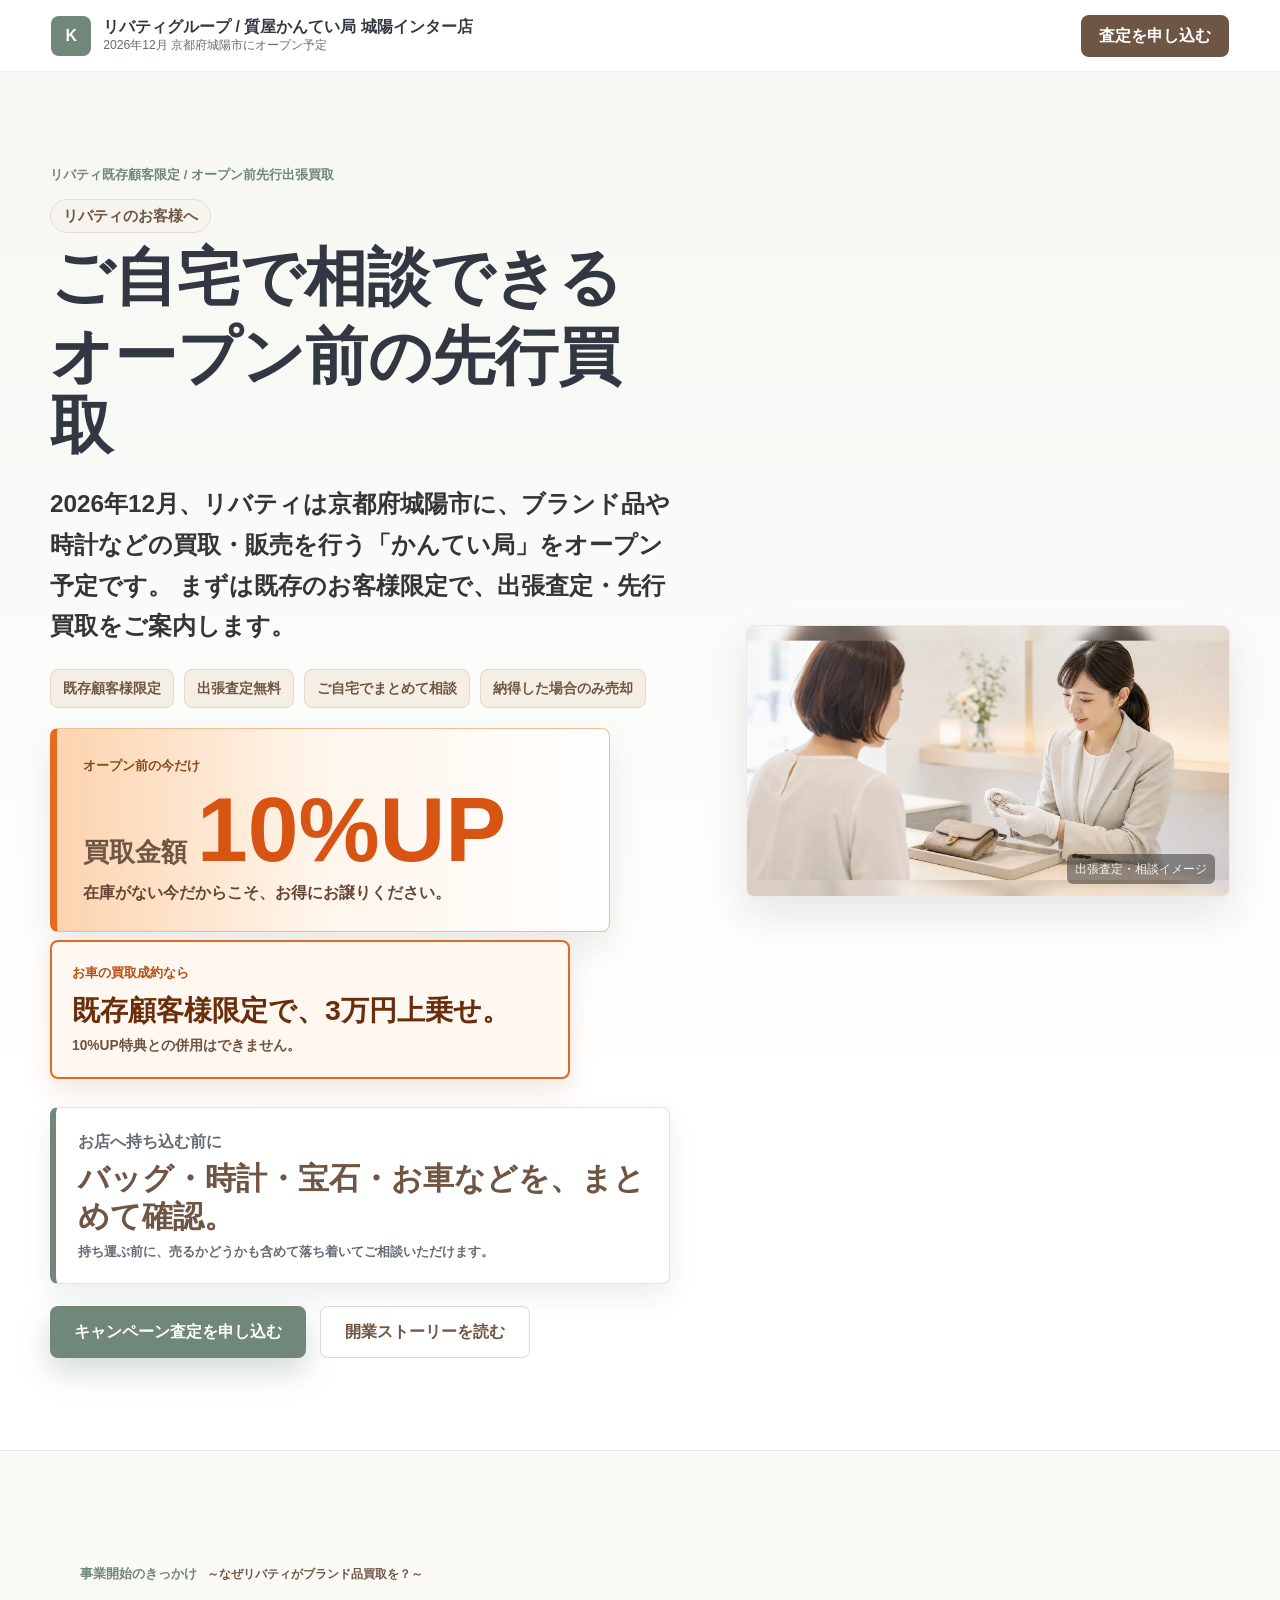
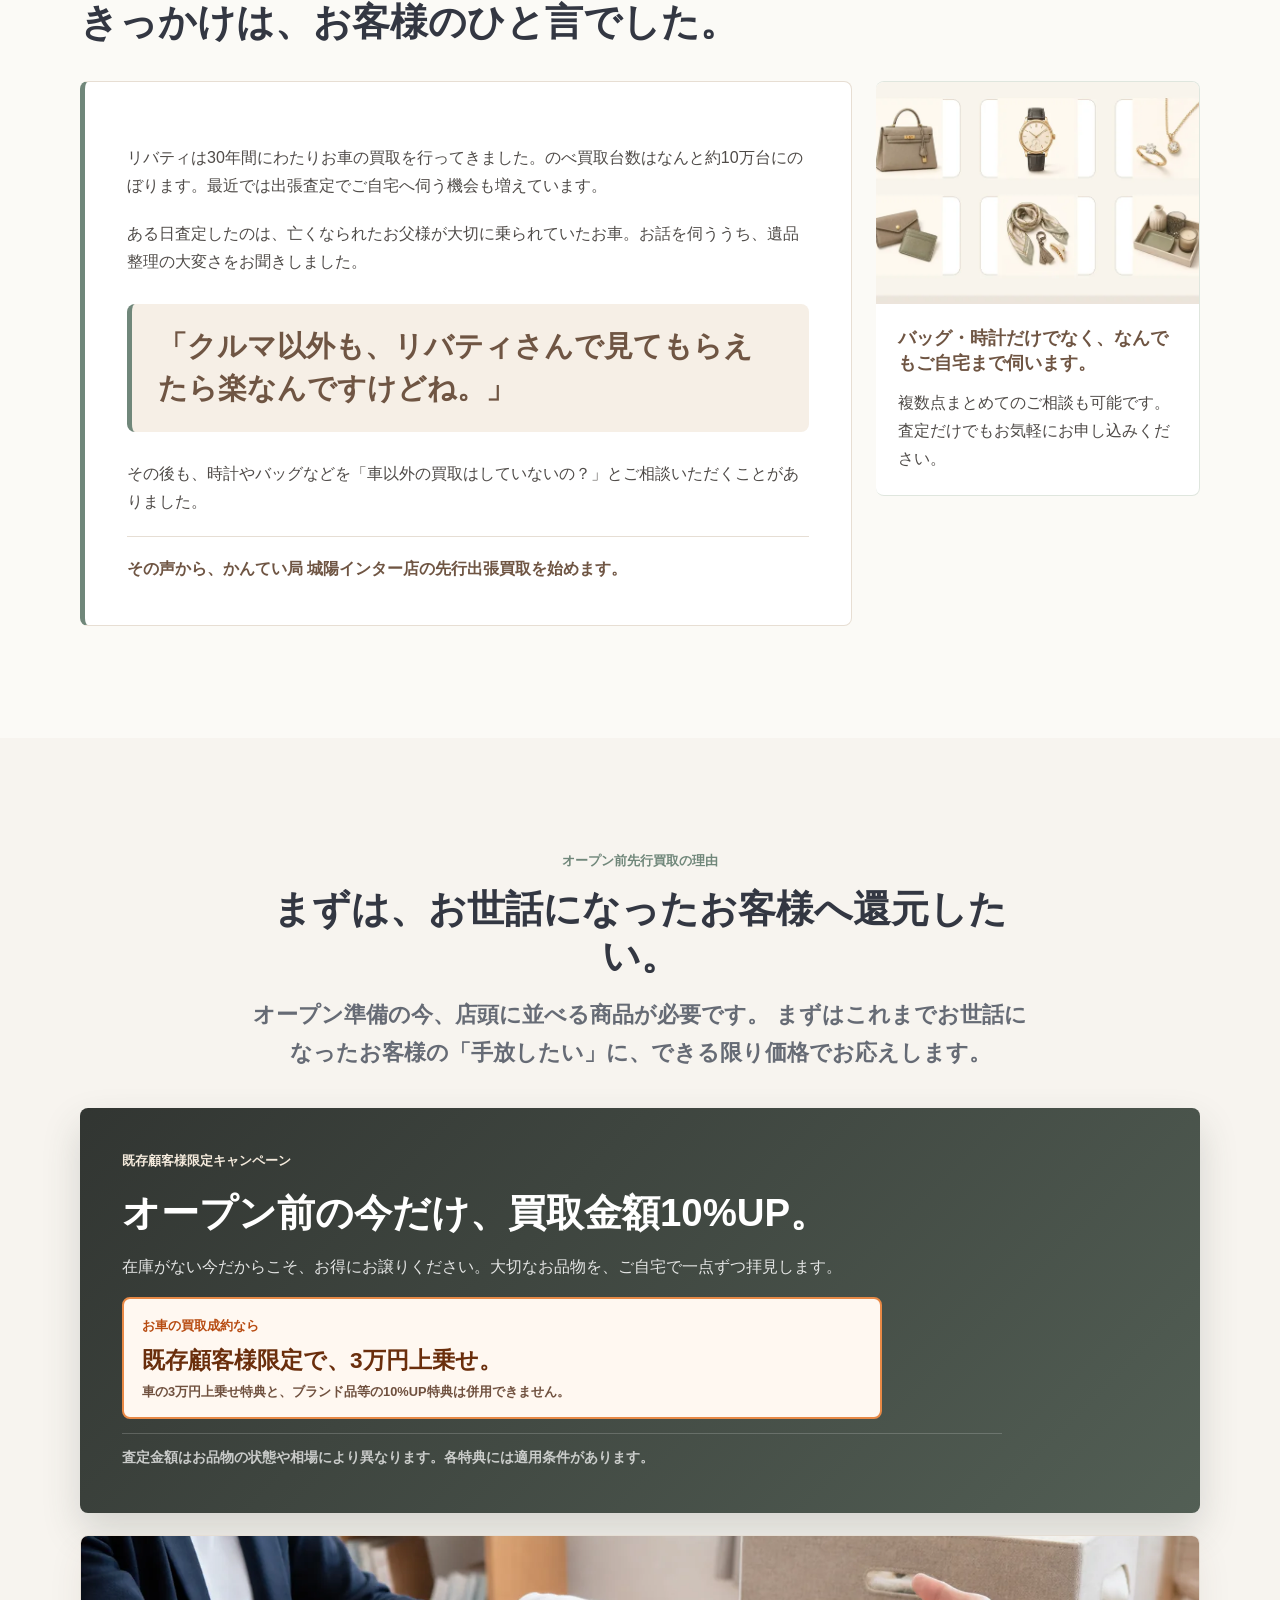
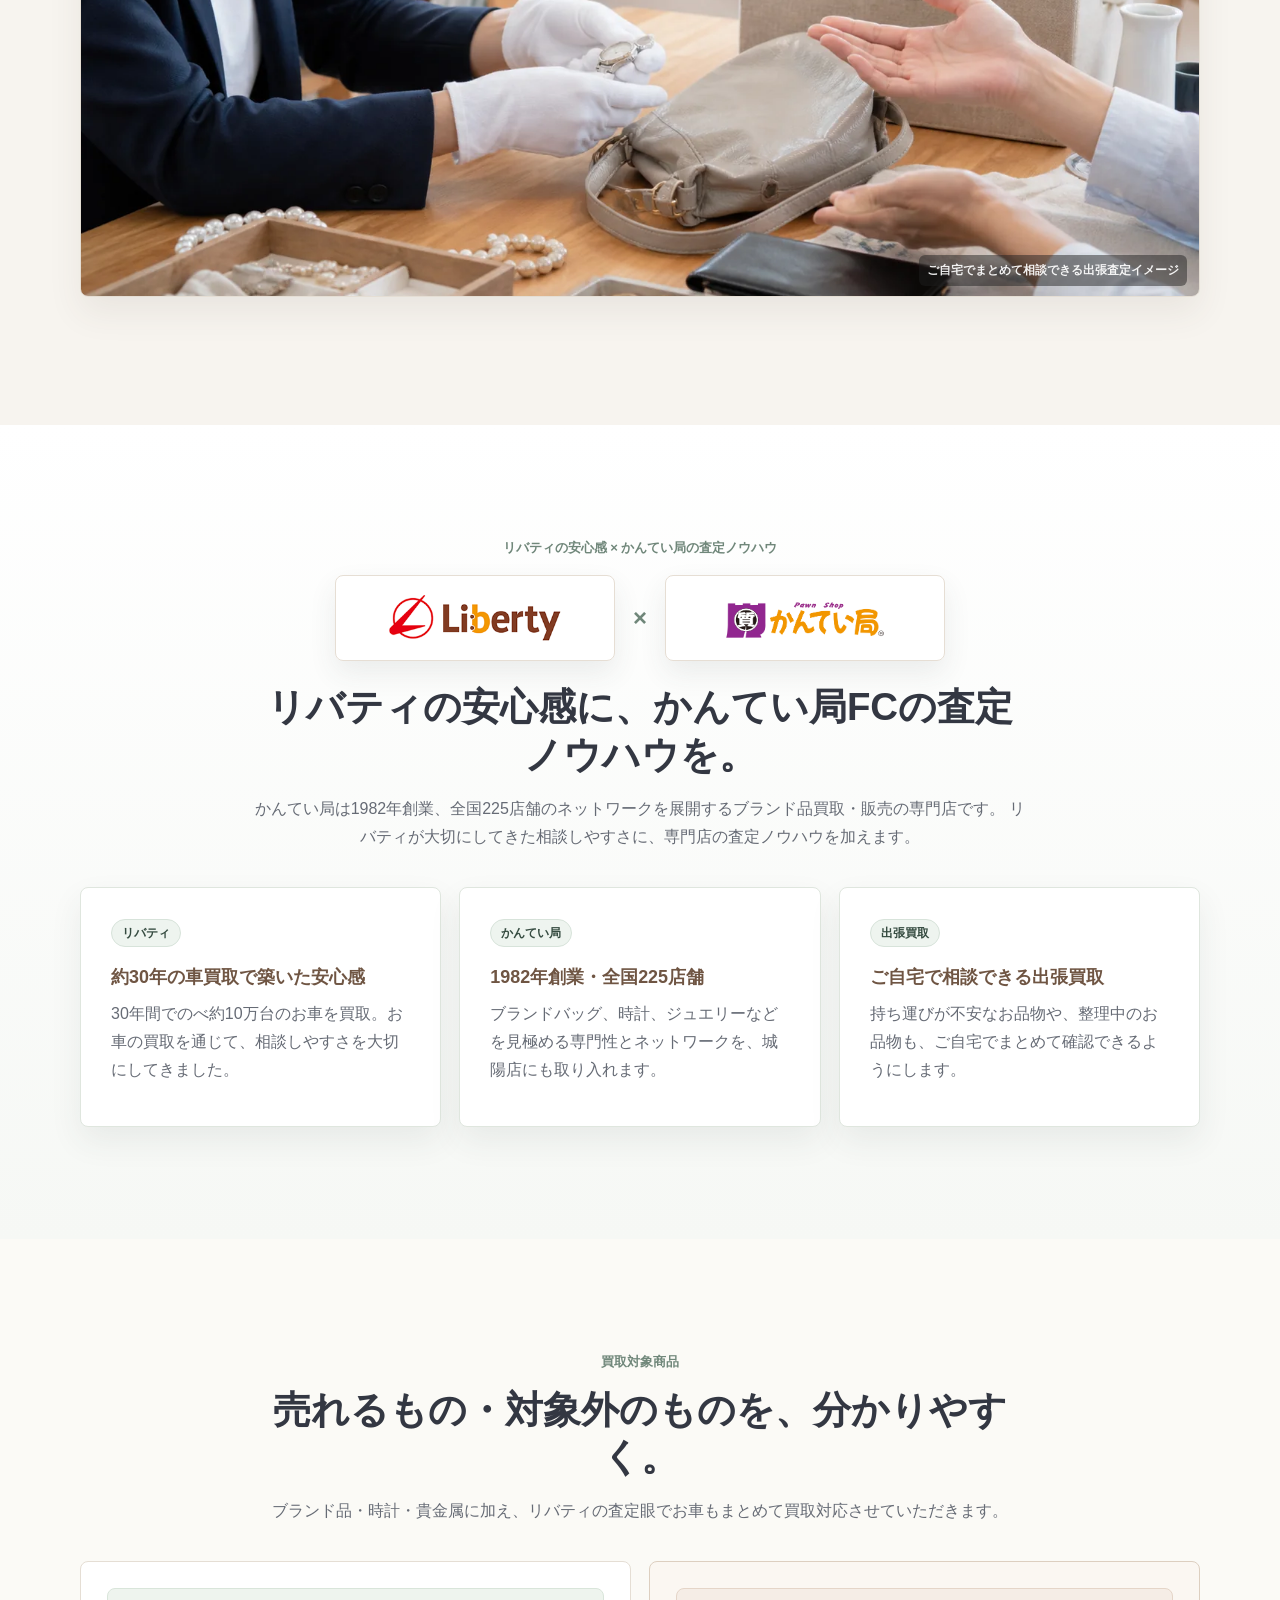
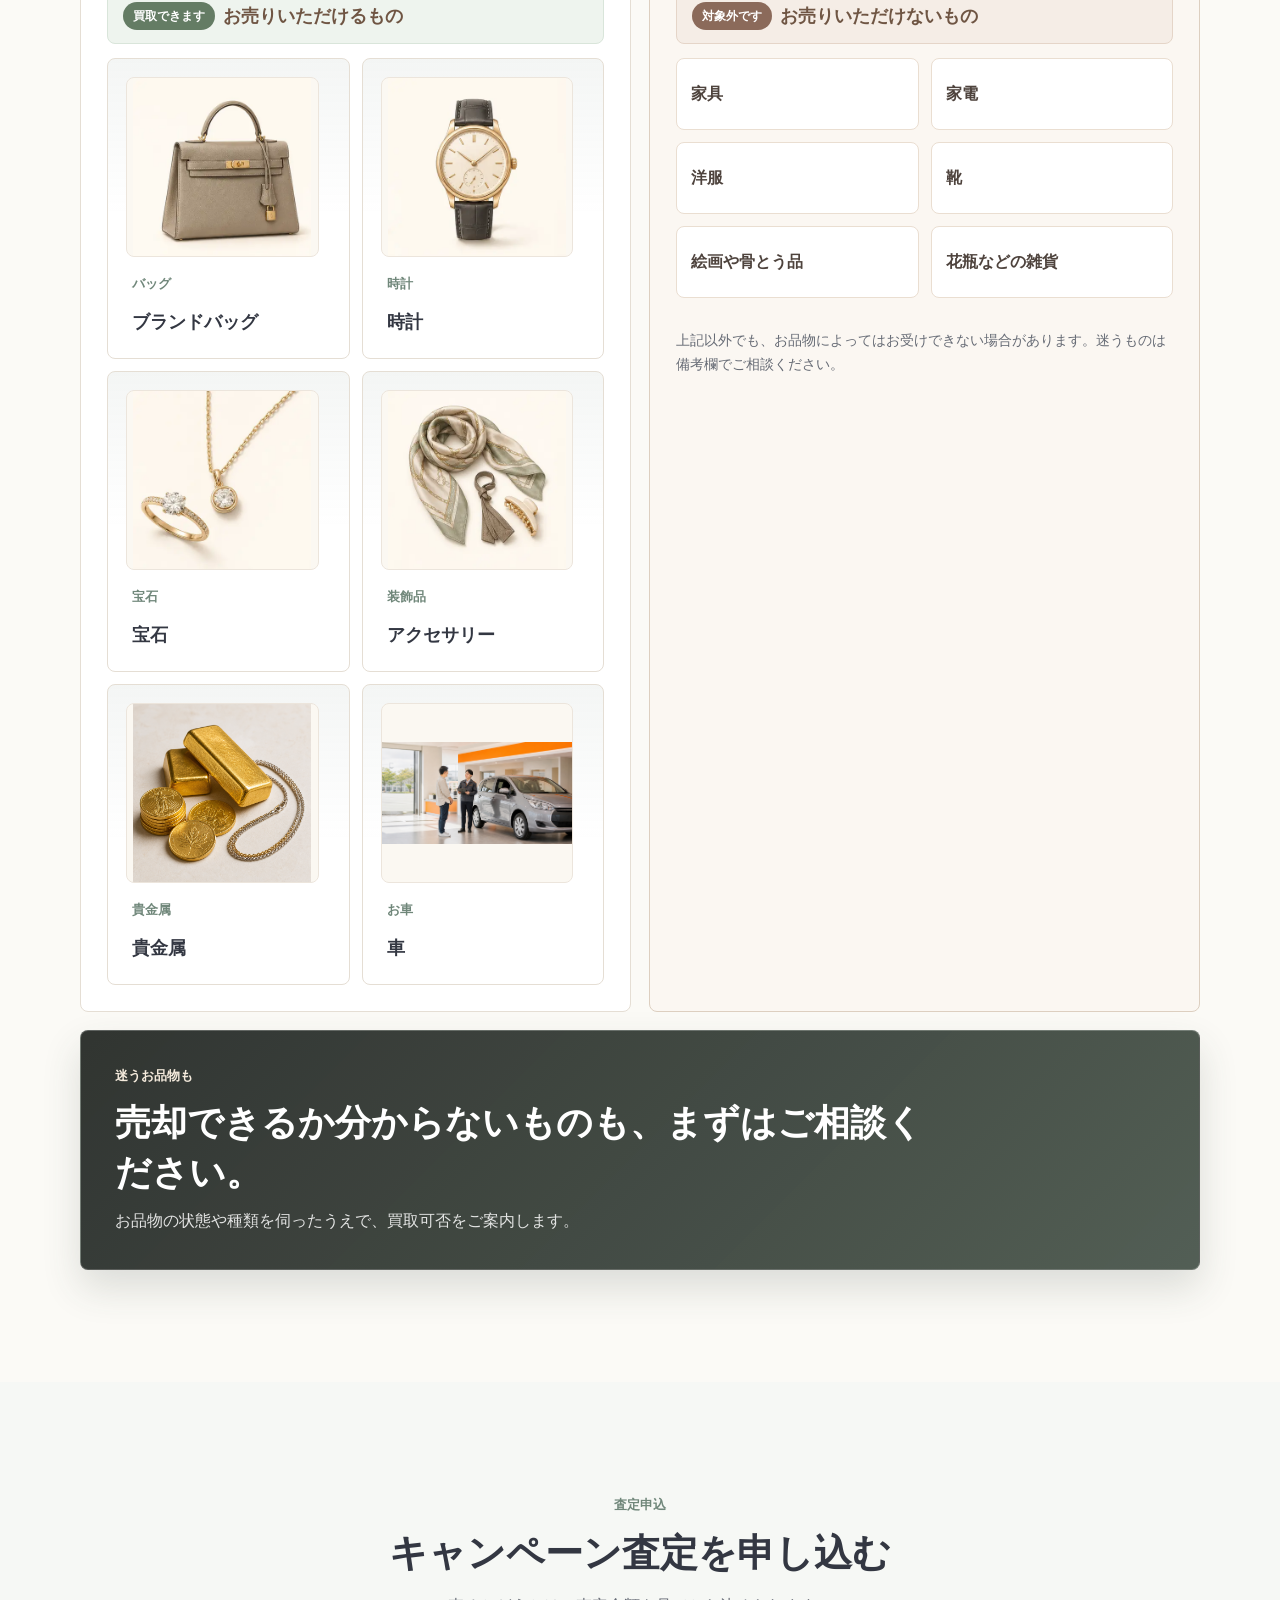
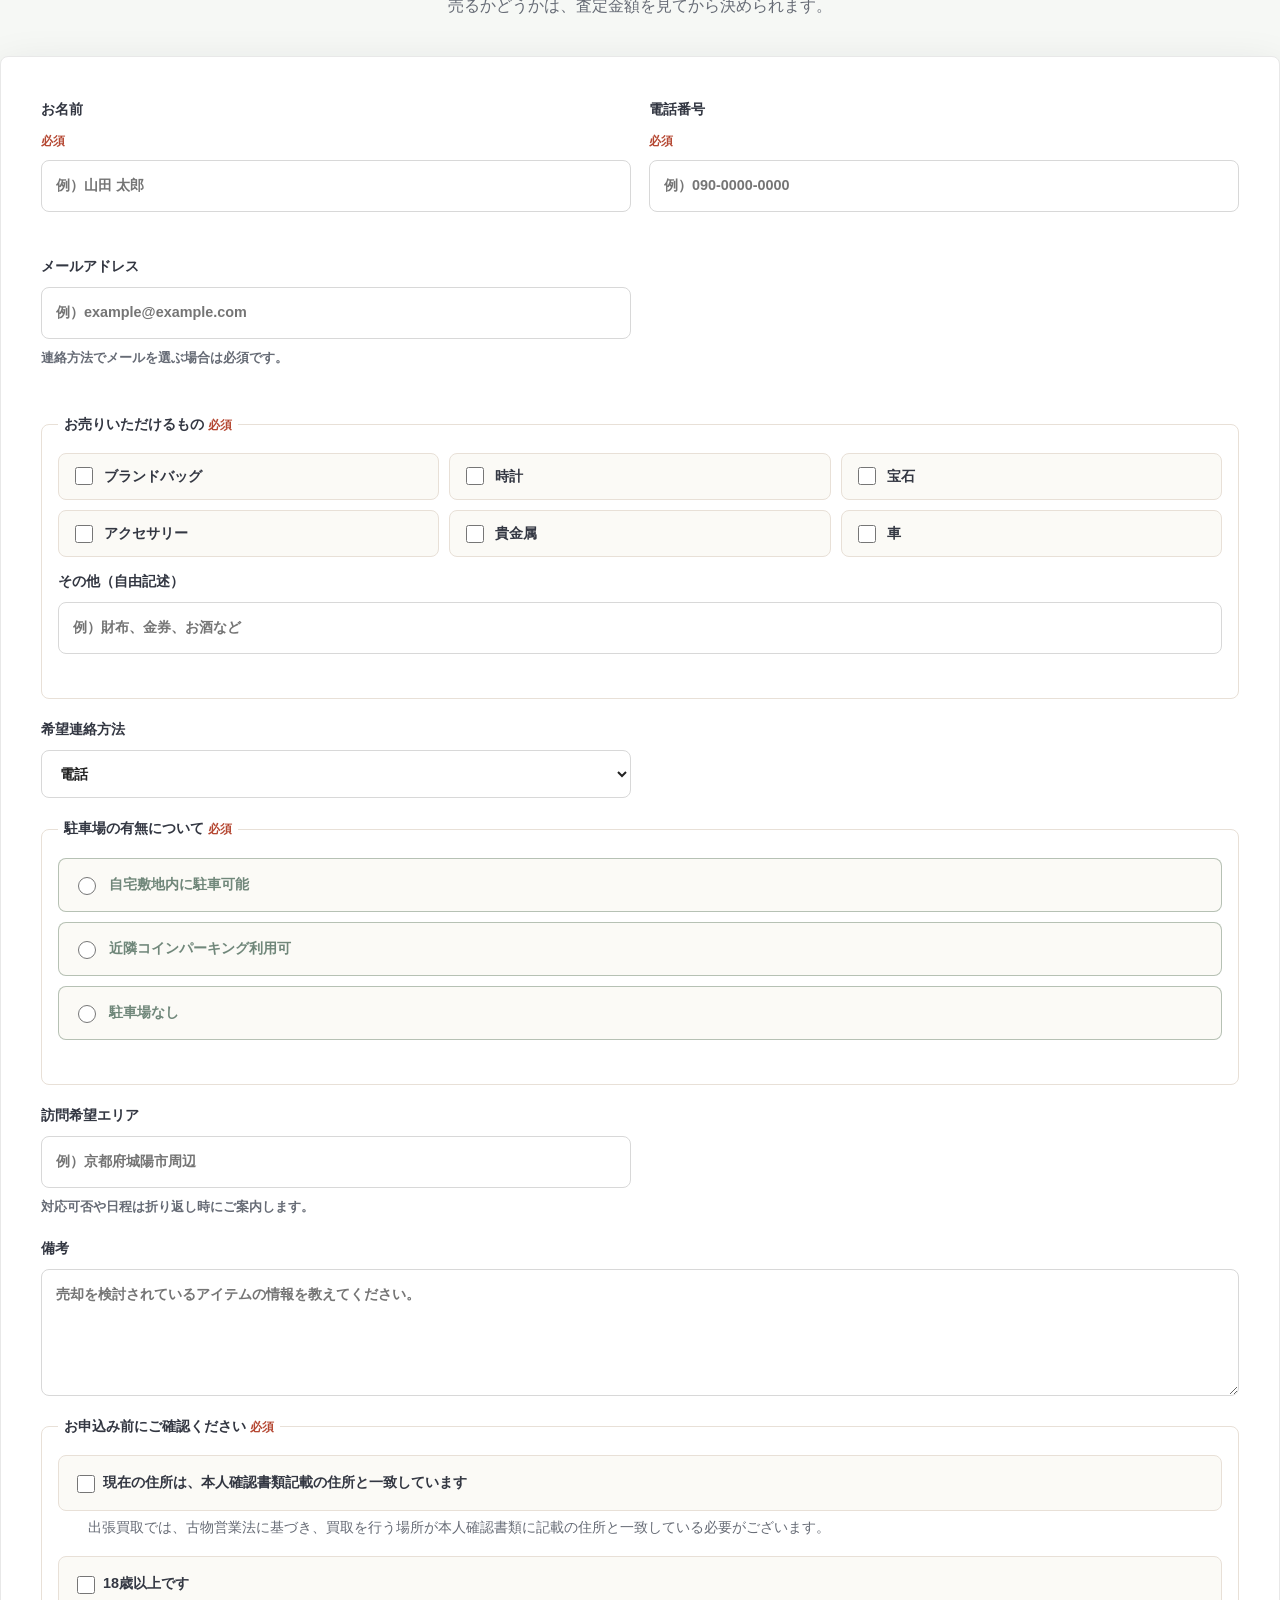
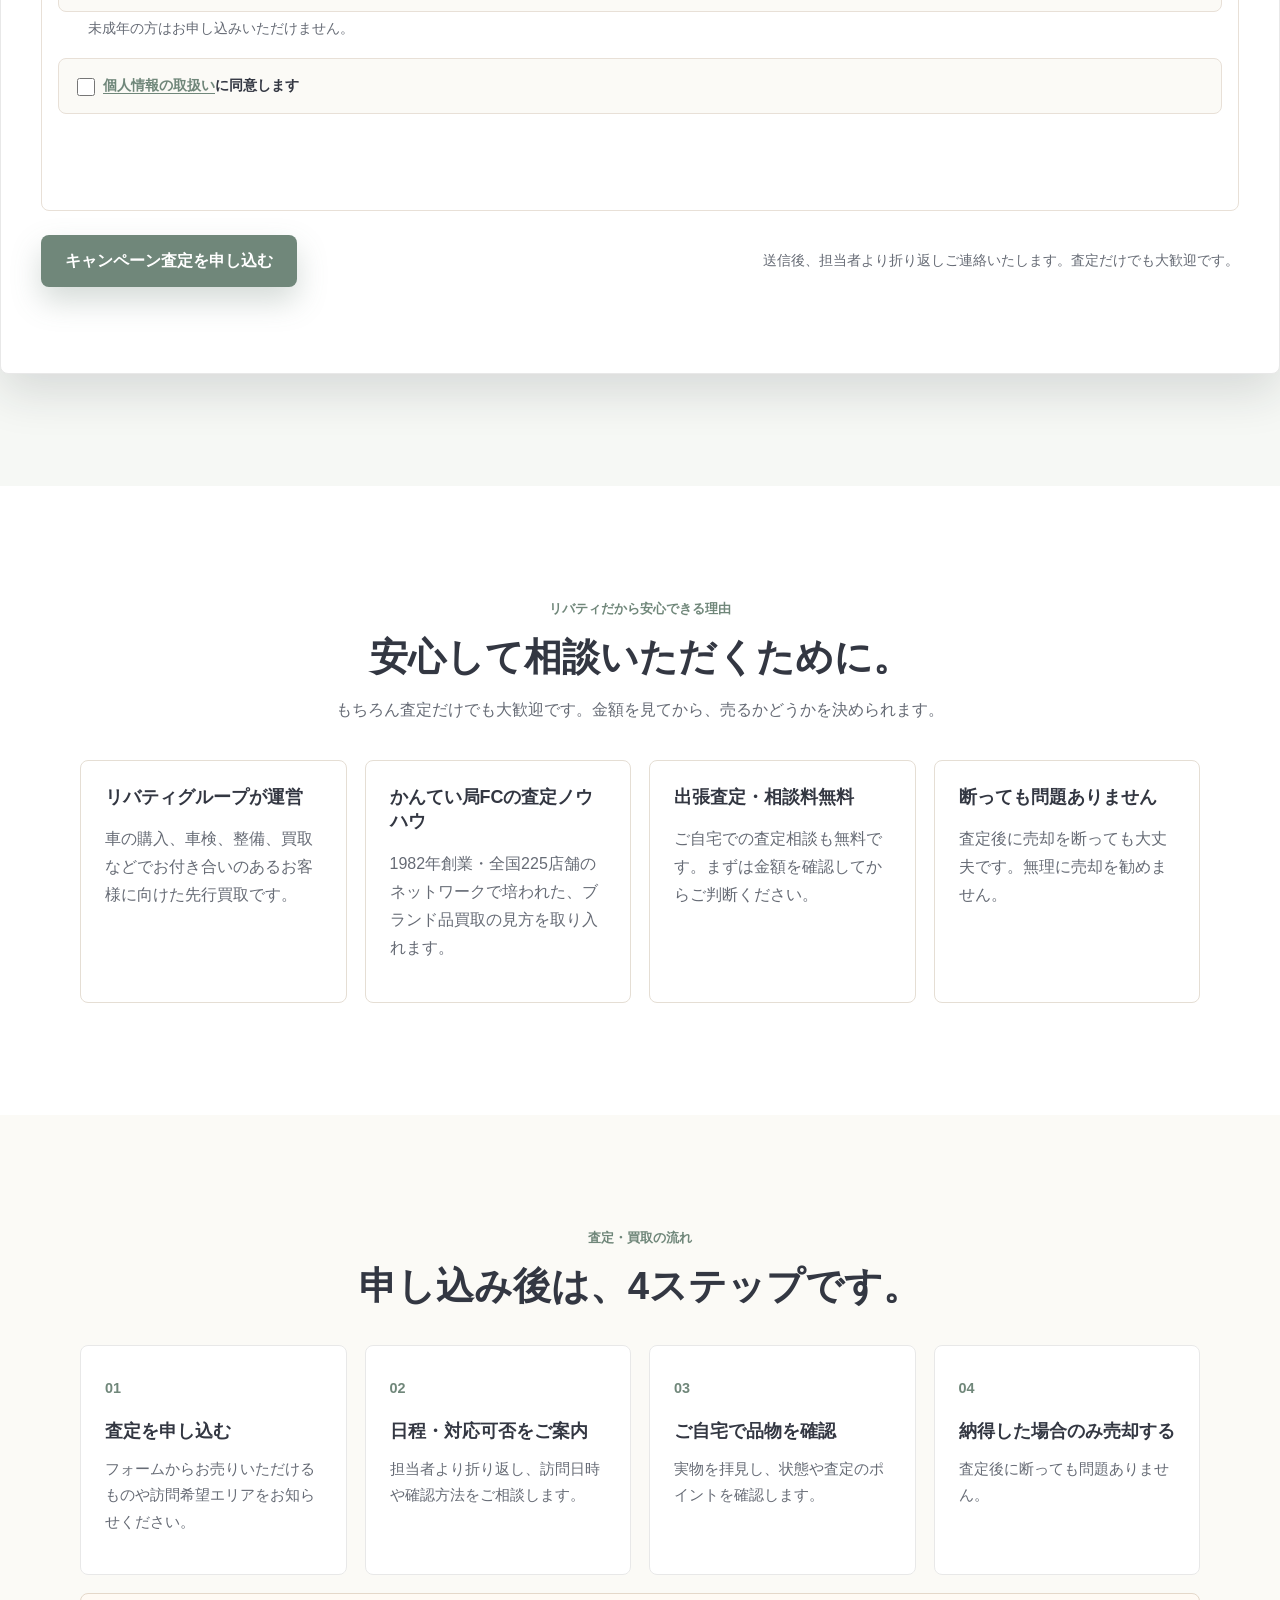
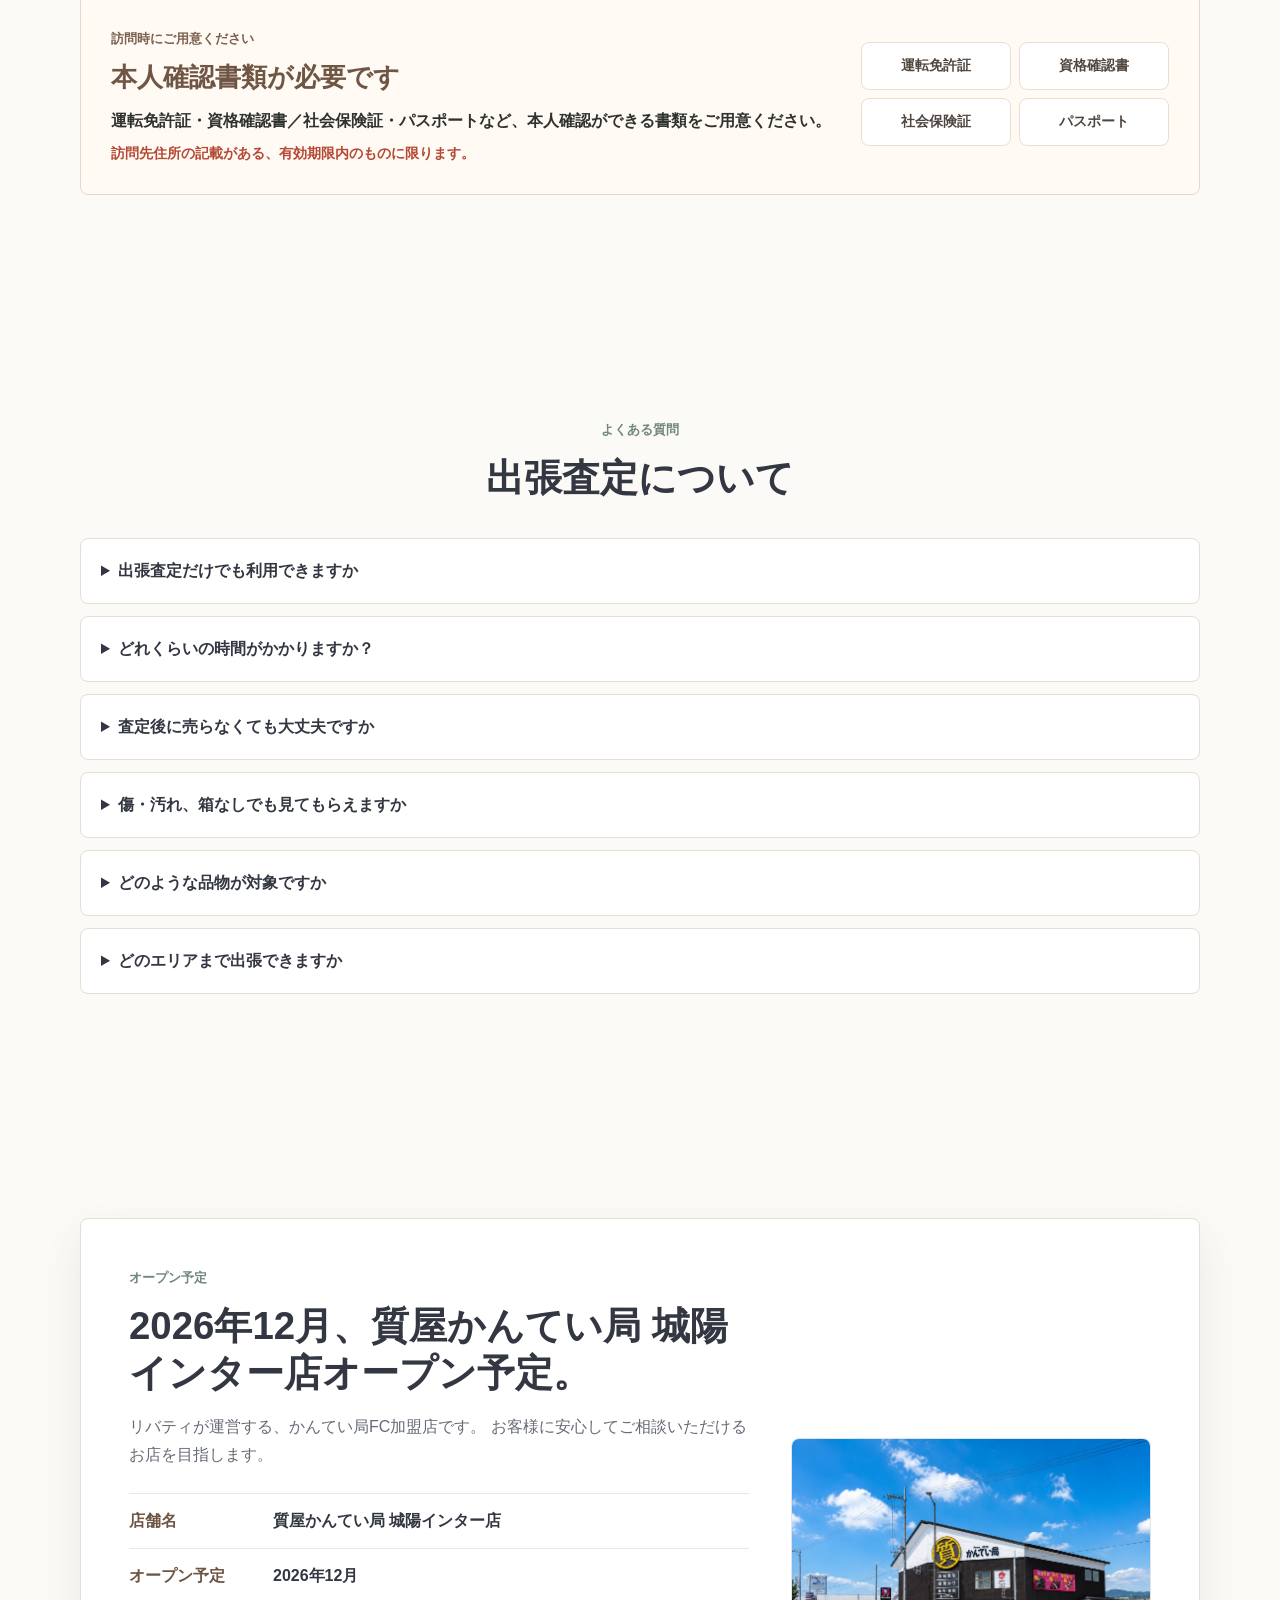
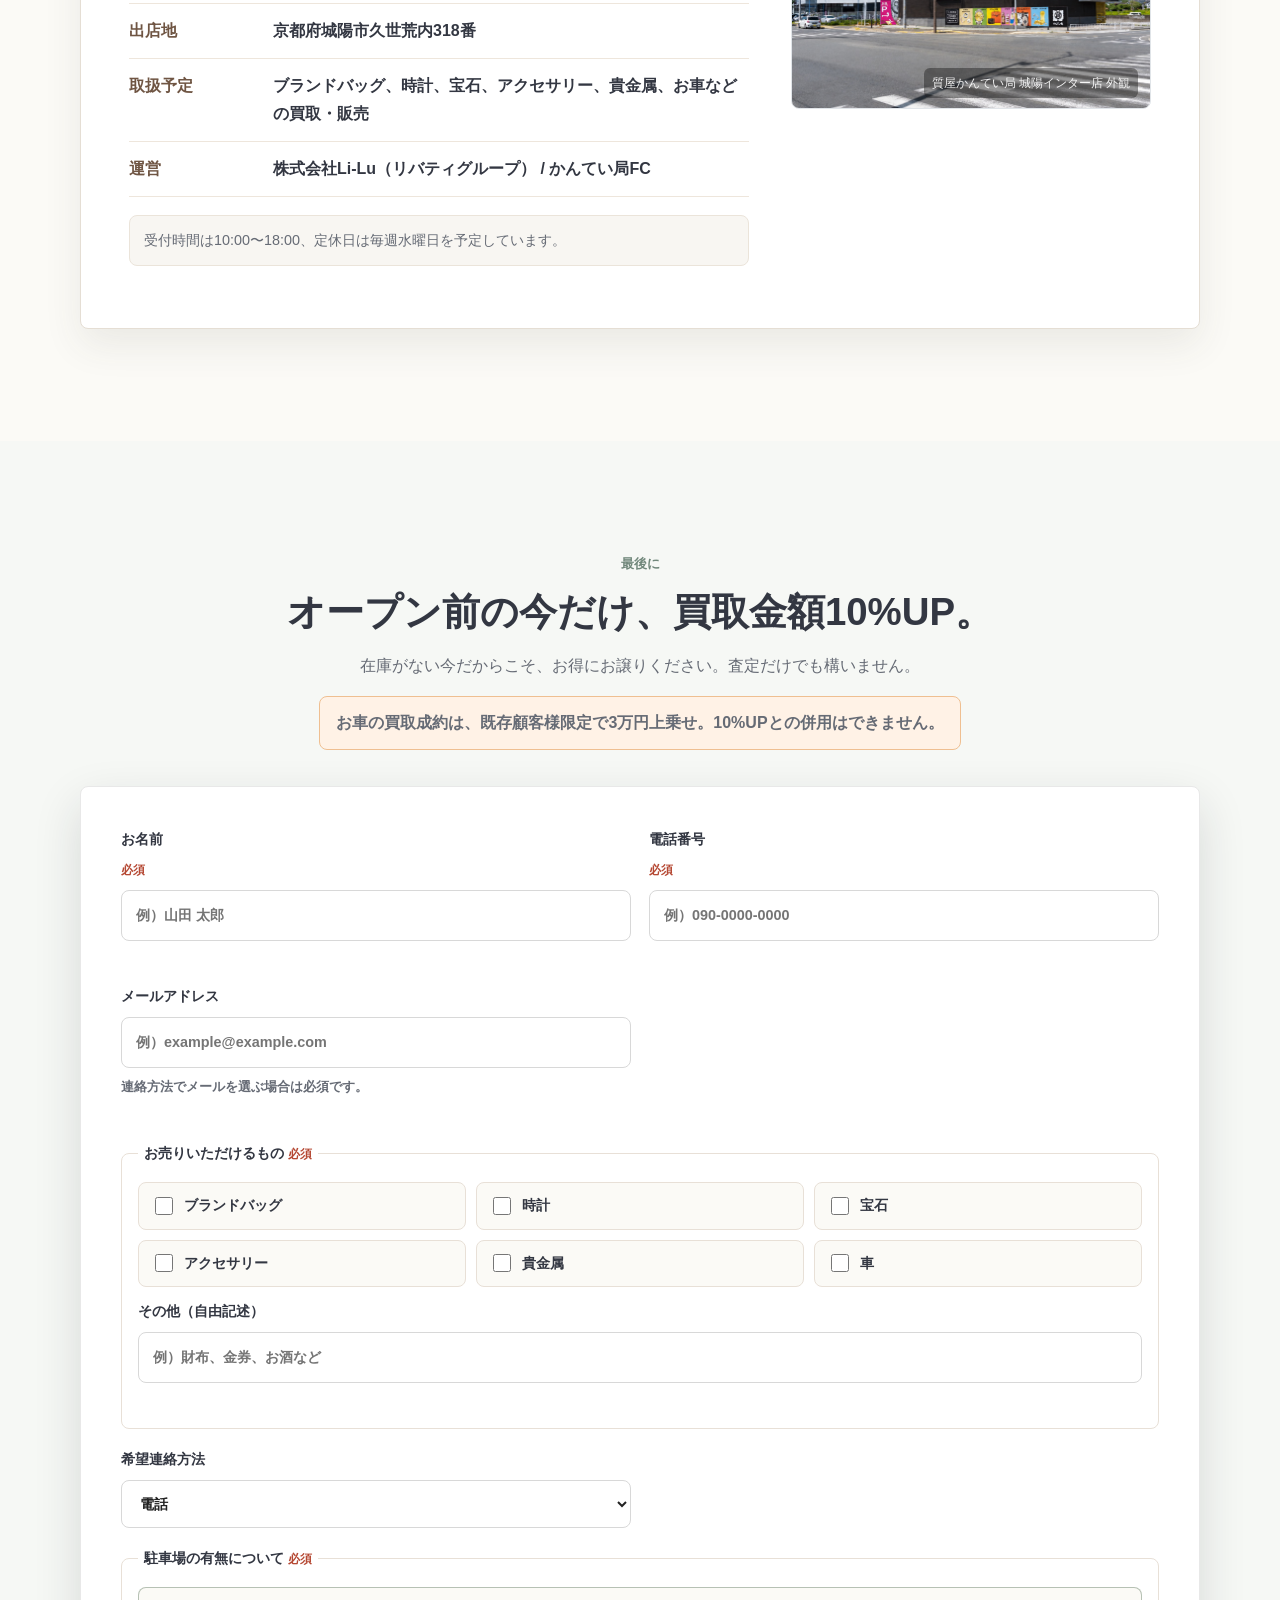
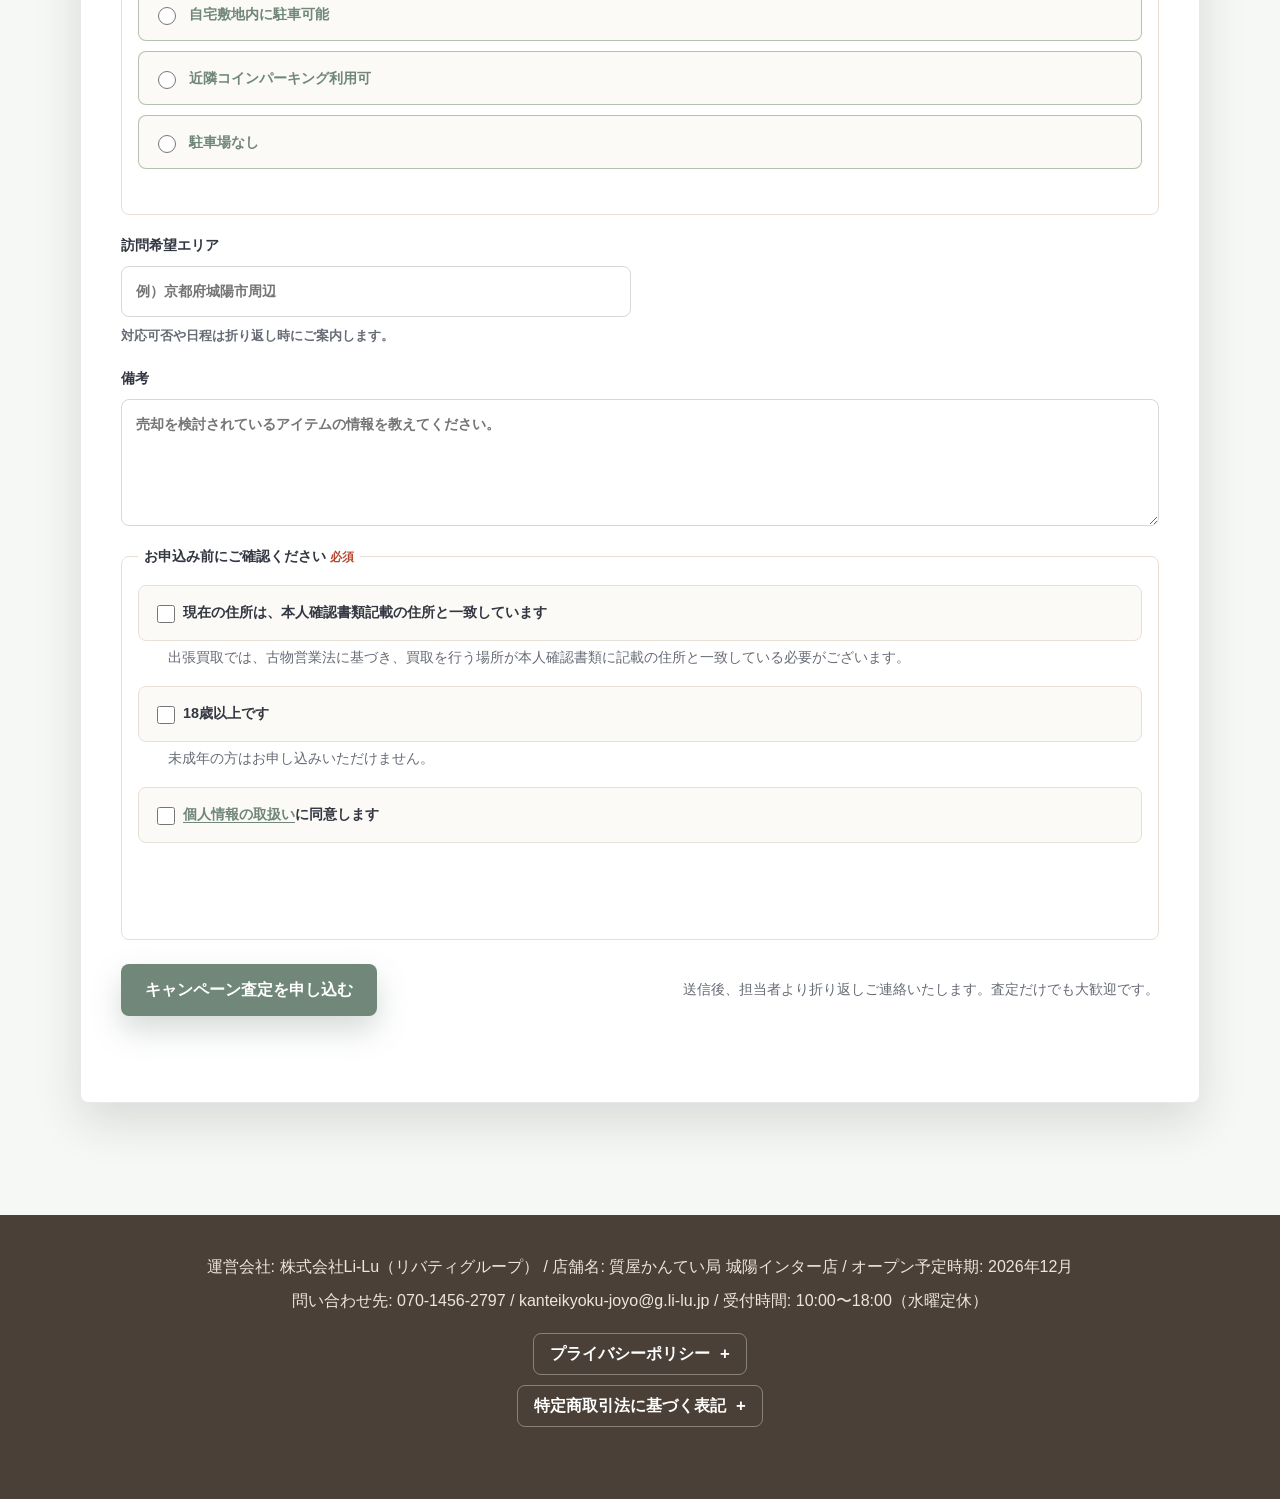
<file: jyoyo-pre-lp/index.html>
<!doctype html>
<html lang="ja">
  <head>
    <meta charset="utf-8" />
    <meta name="viewport" content="width=device-width, initial-scale=1" />
    <title>既存顧客限定 オープン前先行出張買取 | 質屋かんてい局 城陽インター店</title>
    <meta
      name="description"
      content="2026年12月に京都府城陽市でオープン予定の質屋かんてい局 城陽インター店に向けた、リバティ既存顧客限定のブランド品・時計・ジュエリー等のオープン前先行出張買取LPです。"
    />
    <link rel="stylesheet" href="./styles.css" />
  </head>
  <body class="brand-page preopen-page" id="top">
    <header class="site-header soft-header preopen-header" aria-label="ページヘッダー">
      <a class="brand-mark" href="#top" aria-label="質屋かんてい局 城陽インター店 先行買取ページトップ">
        <span class="brand-symbol soft">K</span>
        <span>
          <strong>リバティグループ / 質屋かんてい局 城陽インター店</strong>
          <small>2026年12月 京都府城陽市にオープン予定</small>
        </span>
      </a>
      <nav class="header-actions" aria-label="主要導線">
        <a class="phone-link soft-phone" href="#lead-form-primary">査定を申し込む</a>
      </nav>
    </header>

    <main>
      <section class="hero brand-hero preopen-hero" aria-labelledby="brand-hero-title">
        <div class="hero-inner preopen-hero-inner">
          <div class="hero-content calm">
            <p class="eyebrow soft-eyebrow">リバティ既存顧客限定 / オープン前先行出張買取</p>
            <h1 id="brand-hero-title" class="brand-hero-title">
              <span class="title-tag">リバティのお客様へ</span>
              <span class="title-line">ご自宅で相談できる</span>
              <span class="title-line">オープン前の先行買取</span>
            </h1>
            <p class="hero-lead desktop-copy">
              2026年12月、リバティは京都府城陽市に、ブランド品や時計などの買取・販売を行う「かんてい局」をオープン予定です。
              まずは既存のお客様限定で、出張査定・先行買取をご案内します。
            </p>
            <p class="hero-lead mobile-copy mobile-only">
              2026年12月、城陽市にかんてい局をオープン予定。
              リバティのお客様限定で、査定申込を先行受付します。
            </p>
            <div class="hero-badges" aria-label="先行買取の特徴">
              <span>既存顧客様限定</span>
              <span>出張査定無料</span>
              <span>ご自宅でまとめて相談</span>
              <span>納得した場合のみ売却</span>
            </div>
            <div class="campaign-boost-card" aria-label="既存顧客様限定キャンペーン">
              <span>オープン前の今だけ</span>
              <strong><span>買取金額</span><b>10%UP</b></strong>
              <small>在庫がない今だからこそ、お得にお譲りください。</small>
            </div>
            <div class="car-bonus-card hero-car-bonus" aria-label="車買取成約特典">
              <span>お車の買取成約なら</span>
              <strong>既存顧客様限定で、3万円上乗せ。</strong>
              <small>10%UP特典との併用はできません。</small>
            </div>
            <div class="brand-status preopen-status" aria-label="オープン前先行買取">
              <span>お店へ持ち込む前に</span>
              <strong>バッグ・時計・宝石・お車などを、まとめて確認。</strong>
              <small class="desktop-copy">持ち運ぶ前に、売るかどうかも含めて落ち着いてご相談いただけます。</small>
              <small class="mobile-copy mobile-only">持ち運ぶ前に、まずご自宅で相談できます。</small>
            </div>
            <div class="hero-actions">
              <a class="primary-button soft-button" href="#lead-form-primary">キャンペーン査定を申し込む</a>
              <a class="secondary-button calm-button" href="#story">開業ストーリーを読む</a>
            </div>
          </div>
          <figure class="hero-photo soft-photo consultation-photo">
            <img src="./assets/brand-assessment-hero-fit.webp" alt="査定士が時計とバッグを丁寧に査定している様子" />
            <figcaption>出張査定・相談イメージ</figcaption>
          </figure>
        </div>
      </section>

      <section class="section story-section" id="story" aria-labelledby="story-title">
        <div class="section-heading">
          <p class="eyebrow soft-eyebrow story-eyebrow">
            <span>事業開始のきっかけ</span>
            <small>～なぜリバティがブランド品買取を？～</small>
          </p>
          <h2 id="story-title">きっかけは、お客様のひと言でした。</h2>
        </div>
        <div class="story-stack compact-story">
          <div class="story-copy">
            <p class="mobile-copy mobile-only">
              車の出張査定で伺う中で、「車以外の買取はしていないの？」という声をいただきました。
            </p>
            <p class="desktop-copy">
              リバティは30年間にわたりお車の買取を行ってきました。のべ買取台数はなんと約10万台にのぼります。最近では出張査定でご自宅へ伺う機会も増えています。
            </p>
            <p class="desktop-copy">
              ある日査定したのは、亡くなられたお父様が大切に乗られていたお車。お話を伺ううち、遺品整理の大変さをお聞きしました。
            </p>
            <blockquote>
              「クルマ以外も、リバティさんで見てもらえたら楽なんですけどね。」
            </blockquote>
            <p class="desktop-copy">
              その後も、時計やバッグなどを「車以外の買取はしていないの？」とご相談いただくことがありました。
            </p>
            <p class="story-closing">
              その声から、かんてい局 城陽インター店の先行出張買取を始めます。
            </p>
          </div>
          <aside class="story-note story-visual-note" aria-label="買取対象品のイメージ">
            <img src="./assets/brand-item-overview.webp" alt="バッグ、時計、ジュエリー、財布などの買取対象品イメージ" loading="lazy" />
            <div class="story-note-body">
              <h3>バッグ・時計だけでなく、なんでもご自宅まで伺います。</h3>
              <p class="desktop-copy">複数点まとめてのご相談も可能です。査定だけでもお気軽にお申し込みください。</p>
              <p class="mobile-copy mobile-only">複数点まとめて相談できます。</p>
            </div>
          </aside>
        </div>
      </section>

      <section class="section inventory-section" aria-labelledby="inventory-title">
        <div class="section-heading centered">
          <p class="eyebrow soft-eyebrow">オープン前先行買取の理由</p>
          <h2 id="inventory-title">まずは、お世話になったお客様へ還元したい。</h2>
          <p class="inventory-lead desktop-copy">
            オープン準備の今、店頭に並べる商品が必要です。
            まずはこれまでお世話になったお客様の「手放したい」に、できる限り価格でお応えします。
          </p>
          <p class="inventory-lead mobile-copy mobile-only">オープン準備で商品を必要としている今、先行買取として価格で還元します。</p>
        </div>
        <div class="customer-first-panel">
          <span>既存顧客様限定キャンペーン</span>
          <strong>オープン前の今だけ、買取金額10%UP。</strong>
          <p class="desktop-copy">
            在庫がない今だからこそ、お得にお譲りください。大切なお品物を、ご自宅で一点ずつ拝見します。
          </p>
          <p class="mobile-copy mobile-only">在庫がない今だからこそ、お得にお譲りください。</p>
          <div class="car-bonus-card">
            <span>お車の買取成約なら</span>
            <strong>既存顧客様限定で、3万円上乗せ。</strong>
            <small>車の3万円上乗せ特典と、ブランド品等の10%UP特典は併用できません。</small>
          </div>
          <small>査定金額はお品物の状態や相場により異なります。各特典には適用条件があります。</small>
        </div>
        <figure class="support-visual visit-visual">
          <img src="./assets/brand-home-visit-assessment.webp" alt="ご自宅のテーブルで品物をまとめて相談している出張査定のイメージ" loading="lazy" />
          <figcaption>ご自宅でまとめて相談できる出張査定イメージ</figcaption>
        </figure>
      </section>

      <section class="section fc-intro-section" aria-labelledby="fc-intro-title">
        <div class="section-heading centered">
          <p class="eyebrow soft-eyebrow">リバティの安心感 × かんてい局の査定ノウハウ</p>
          <div class="brand-logo-pair" aria-label="リバティとかんてい局のブランドロゴ">
            <div class="logo-card logo-image-card liberty-logo-card">
              <img src="./assets/liberty-logo.png" alt="Liberty" />
            </div>
            <span class="logo-cross" aria-hidden="true">×</span>
            <div class="logo-card logo-image-card kantei-logo-card">
              <img src="./assets/kanteikyoku-logo.png" alt="かんてい局" />
            </div>
          </div>
          <h2 id="fc-intro-title">リバティの安心感に、かんてい局FCの査定ノウハウを。</h2>
          <p class="desktop-copy">
            かんてい局は1982年創業、全国225店舗のネットワークを展開するブランド品買取・販売の専門店です。
            リバティが大切にしてきた相談しやすさに、専門店の査定ノウハウを加えます。
          </p>
          <p class="mobile-copy mobile-only">リバティの相談しやすさに、かんてい局FCの査定ノウハウを掛け合わせます。</p>
        </div>
        <div class="fc-intro-grid" aria-label="リバティとかんてい局FCの強み">
          <article>
            <span>リバティ</span>
            <h3>約30年の車買取で築いた安心感</h3>
            <p class="desktop-copy">30年間でのべ約10万台のお車を買取。お車の買取を通じて、相談しやすさを大切にしてきました。</p>
          </article>
          <article>
            <span>かんてい局</span>
            <h3>1982年創業・全国225店舗</h3>
            <p class="desktop-copy">ブランドバッグ、時計、ジュエリーなどを見極める専門性とネットワークを、城陽店にも取り入れます。</p>
          </article>
          <article>
            <span>出張買取</span>
            <h3>ご自宅で相談できる出張買取</h3>
            <p class="desktop-copy">持ち運びが不安なお品物や、整理中のお品物も、ご自宅でまとめて確認できるようにします。</p>
          </article>
        </div>
      </section>

      <section class="section item-section" aria-labelledby="items-title">
        <div class="section-heading centered">
          <p class="eyebrow soft-eyebrow">買取対象商品</p>
          <h2 id="items-title">売れるもの・対象外のものを、分かりやすく。</h2>
          <p class="desktop-copy">ブランド品・時計・貴金属に加え、リバティの査定眼でお車もまとめて買取対応させていただきます。</p>
          <p class="mobile-copy mobile-only">ブランド品・時計・貴金属に加え、お車もまとめて相談できます。</p>
        </div>
        <div class="item-availability-grid">
          <div class="sellable-items">
            <h3><span class="availability-label is-sellable">買取できます</span>お売りいただけるもの</h3>
            <div class="item-grid">
              <article class="item-card"><img class="item-visual" src="./assets/brand-item-bag.webp" alt="" /><span>バッグ</span><h3>ブランドバッグ</h3></article>
              <article class="item-card"><img class="item-visual" src="./assets/brand-item-watch.webp" alt="" /><span>時計</span><h3>時計</h3></article>
              <article class="item-card"><img class="item-visual" src="./assets/brand-item-jewelry.webp" alt="" /><span>宝石</span><h3>宝石</h3></article>
              <article class="item-card"><img class="item-visual" src="./assets/brand-item-accessory.webp" alt="" /><span>装飾品</span><h3>アクセサリー</h3></article>
              <article class="item-card"><img class="item-visual" src="./assets/brand-item-precious-metals.png" alt="" /><span>貴金属</span><h3>貴金属</h3></article>
              <article class="item-card"><img class="item-visual" src="./assets/car-appraisal-hero.png" alt="" /><span>お車</span><h3>車</h3></article>
            </div>
          </div>
          <aside class="unsellable-panel">
            <h3><span class="availability-label is-unsellable">対象外です</span>お売りいただけないもの</h3>
            <ul>
              <li>家具</li>
              <li>家電</li>
              <li>洋服</li>
              <li>靴</li>
              <li>絵画や骨とう品</li>
              <li>花瓶などの雑貨</li>
            </ul>
            <p>上記以外でも、お品物によってはお受けできない場合があります。迷うものは備考欄でご相談ください。</p>
          </aside>
        </div>
        <div class="item-note-panel">
          <span>迷うお品物も</span>
          <strong>売却できるか分からないものも、まずはご相談ください。</strong>
          <p>お品物の状態や種類を伺ったうえで、買取可否をご案内します。</p>
        </div>
      </section>

      <section class="section lead-form-section" id="lead-form-primary" aria-labelledby="form-title-primary">
        <div class="section-heading centered">
          <p class="eyebrow soft-eyebrow">査定申込</p>
          <h2 id="form-title-primary">キャンペーン査定を申し込む</h2>
          <p class="desktop-copy">売るかどうかは、査定金額を見てから決められます。</p>
          <p class="mobile-copy mobile-only">査定だけでもOK。売るかどうかは金額を見てから決められます。</p>
        </div>
        <form class="lead-form calm-form preopen-form" data-form-type="brand" data-endpoint="https://script.google.com/macros/s/AKfycbzb9d7l-jQBVwzezHY8pNF3mzdWmEDv4Od8888oNYkUvsoh5Rkxb0y_C-wYCUk3r8A/exec" novalidate>
          <input type="hidden" name="campaign_code" value="brand_preopen_direct" />
          <input type="hidden" name="campaign_benefit" value="purchase_price_10_percent_up" />
          <input type="hidden" name="service" value="preopen_purchase_assessment" />
          <div class="form-grid">
            <label>
              お名前 <span class="required">必須</span>
              <input name="name" autocomplete="name" required placeholder="例）山田 太郎" />
              <span class="field-error" data-error-for="name"></span>
            </label>
            <label>
              電話番号 <span class="required">必須</span>
              <input name="tel" autocomplete="tel" inputmode="tel" required placeholder="例）090-0000-0000" />
              <span class="field-error" data-error-for="tel"></span>
            </label>
            <label>
              メールアドレス
              <input name="email" autocomplete="email" inputmode="email" placeholder="例）example@example.com" />
              <span class="field-hint">連絡方法でメールを選ぶ場合は必須です。</span>
              <span class="field-error" data-error-for="email"></span>
            </label>
            <fieldset class="checkbox-group wide" data-required-group="item_type">
              <legend>お売りいただけるもの <span class="required">必須</span></legend>
              <div class="checkbox-options">
                <label><input name="item_type" type="checkbox" value="ブランドバッグ" />ブランドバッグ</label>
                <label><input name="item_type" type="checkbox" value="時計" />時計</label>
                <label><input name="item_type" type="checkbox" value="宝石" />宝石</label>
                <label><input name="item_type" type="checkbox" value="アクセサリー" />アクセサリー</label>
                <label><input name="item_type" type="checkbox" value="貴金属" />貴金属</label>
                <label><input name="item_type" type="checkbox" value="車" />車</label>
              </div>
              <label class="other-input">
                その他（自由記述）
                <input name="item_other" placeholder="例）財布、金券、お酒など" />
              </label>
              <span class="field-error" data-error-for="item_type"></span>
            </fieldset>
            <label>
              希望連絡方法
              <select name="contact_method">
                <option>電話</option>
                <option>SMS</option>
                <option>メール</option>
              </select>
            </label>
            <fieldset class="checkbox-group wide parking-group" data-required-group="parking_status">
              <legend>駐車場の有無について <span class="required">必須</span></legend>
              <div class="choice-options">
                <label><input name="parking_status" type="radio" value="自宅敷地内に駐車可能" required />自宅敷地内に駐車可能</label>
                <label><input name="parking_status" type="radio" value="近隣コインパーキング利用可" />近隣コインパーキング利用可</label>
                <label><input name="parking_status" type="radio" value="駐車場なし" />駐車場なし</label>
              </div>
              <span class="field-error" data-error-for="parking_status"></span>
            </fieldset>
            <label>
              訪問希望エリア
              <input name="visit_area" placeholder="例）京都府城陽市周辺" />
              <span class="field-hint">対応可否や日程は折り返し時にご案内します。</span>
            </label>
            <label class="wide">
              備考
              <textarea name="message" rows="4" placeholder="売却を検討されているアイテムの情報を教えてください。"></textarea>
            </label>
            <fieldset class="checkbox-group wide precheck-group">
              <legend>お申込み前にご確認ください <span class="required">必須</span></legend>
              <label class="checkbox-label">
                <input name="address_match" type="checkbox" required />
                <span>現在の住所は、本人確認書類記載の住所と一致しています</span>
              </label>
              <p class="field-note">出張買取では、古物営業法に基づき、買取を行う場所が本人確認書類に記載の住所と一致している必要がございます。</p>
              <label class="checkbox-label">
                <input name="age_confirm" type="checkbox" required />
                <span>18歳以上です</span>
              </label>
              <p class="field-note">未成年の方はお申し込みいただけません。</p>
              <label class="checkbox-label">
                <input name="privacy" type="checkbox" required />
                <span><a href="#privacy-policy">個人情報の取扱い</a>に同意します</span>
              </label>
              <span class="field-error" data-error-for="address_match"></span>
              <span class="field-error" data-error-for="age_confirm"></span>
              <span class="field-error" data-error-for="privacy"></span>
            </fieldset>
          </div>
          <div class="form-footer">
            <button class="primary-button soft-button form-submit" type="submit">キャンペーン査定を申し込む</button>
            <p>送信後、担当者より折り返しご連絡いたします。査定だけでも大歓迎です。</p>
          </div>
          <p class="form-message" role="status" aria-live="polite"></p>
        </form>
      </section>

      <section class="section trust-section" aria-labelledby="trust-title">
        <div class="section-heading centered">
          <p class="eyebrow soft-eyebrow">リバティだから安心できる理由</p>
          <h2 id="trust-title">安心して相談いただくために。</h2>
          <p>もちろん査定だけでも大歓迎です。金額を見てから、売るかどうかを決められます。</p>
        </div>
        <div class="trust-grid">
          <article><h3>リバティグループが運営</h3><p>車の購入、車検、整備、買取などでお付き合いのあるお客様に向けた先行買取です。</p></article>
          <article><h3>かんてい局FCの査定ノウハウ</h3><p>1982年創業・全国225店舗のネットワークで培われた、ブランド品買取の見方を取り入れます。</p></article>
          <article><h3>出張査定・相談料無料</h3><p>ご自宅での査定相談も無料です。まずは金額を確認してからご判断ください。</p></article>
          <article><h3>断っても問題ありません</h3><p>査定後に売却を断っても大丈夫です。無理に売却を勧めません。</p></article>
        </div>
      </section>

      <section class="section flow-section brand-flow-section" aria-labelledby="flow-title">
        <div class="section-heading centered">
          <p class="eyebrow soft-eyebrow">査定・買取の流れ</p>
          <h2 id="flow-title">申し込み後は、4ステップです。</h2>
        </div>
        <ol class="flow-list">
          <li><span>01</span><h3>査定を申し込む</h3><p>フォームからお売りいただけるものや訪問希望エリアをお知らせください。</p></li>
          <li><span>02</span><h3>日程・対応可否をご案内</h3><p>担当者より折り返し、訪問日時や確認方法をご相談します。</p></li>
          <li><span>03</span><h3>ご自宅で品物を確認</h3><p>実物を拝見し、状態や査定のポイントを確認します。</p></li>
          <li><span>04</span><h3>納得した場合のみ売却する</h3><p>査定後に断っても問題ありません。</p></li>
        </ol>
        <div class="id-check-panel" aria-label="訪問時にご用意いただくもの">
          <div>
            <span>訪問時にご用意ください</span>
            <h3>本人確認書類が必要です</h3>
            <p>運転免許証・資格確認書／社会保険証・パスポートなど、本人確認ができる書類をご用意ください。</p>
            <small>訪問先住所の記載がある、有効期限内のものに限ります。</small>
          </div>
          <ul aria-label="本人確認書類の例">
            <li>運転免許証</li>
            <li>資格確認書</li>
            <li>社会保険証</li>
            <li>パスポート</li>
          </ul>
        </div>
      </section>

      <section class="section faq-section" aria-labelledby="faq-title">
        <div class="section-heading centered">
          <p class="eyebrow soft-eyebrow">よくある質問</p>
          <h2 id="faq-title">出張査定について</h2>
        </div>
        <div class="faq-list">
          <details><summary>出張査定だけでも利用できますか</summary><p>はい。査定金額をご確認いただき、ご納得いただいた場合のみお売りください。</p></details>
          <details><summary>どれくらいの時間がかかりますか？</summary><p>通常1時間程度を想定しております。ただし、査定点数によって前後する場合がございますので、時間に余裕をもってお申し込みください。</p></details>
          <details><summary>査定後に売らなくても大丈夫ですか</summary><p>大丈夫です。査定後に売却を断っても問題ありません。</p></details>
          <details><summary>傷・汚れ、箱なしでも見てもらえますか</summary><p>はい。状態を確認したうえで査定します。箱や保証書がない場合もご相談ください。</p></details>
          <details><summary>どのような品物が対象ですか</summary><p>ブランドバッグ、時計、宝石、アクセサリー、貴金属、お車が対象です。家具、家電、洋服、靴、絵画や骨とう品、花瓶などの雑貨は対象外です。</p></details>
          <details><summary>どのエリアまで出張できますか</summary><p>対応エリアや訪問日程は、折り返し時にご案内します。</p></details>
        </div>
      </section>

      <section class="section store-detail-section" aria-labelledby="store-detail-title">
        <div class="store-detail-panel">
          <div class="store-detail-copy">
            <p class="eyebrow soft-eyebrow">オープン予定</p>
            <h2 id="store-detail-title">2026年12月、質屋かんてい局 城陽インター店オープン予定。</h2>
            <p>
              リバティが運営する、かんてい局FC加盟店です。
              お客様に安心してご相談いただけるお店を目指します。
            </p>
            <dl class="store-detail-list">
              <div><dt>店舗名</dt><dd>質屋かんてい局 城陽インター店</dd></div>
              <div><dt>オープン予定</dt><dd>2026年12月</dd></div>
              <div><dt>出店地</dt><dd>京都府城陽市久世荒内318番</dd></div>
              <div><dt>取扱予定</dt><dd>ブランドバッグ、時計、宝石、アクセサリー、貴金属、お車などの買取・販売</dd></div>
              <div><dt>運営</dt><dd>株式会社Li-Lu（リバティグループ） / かんてい局FC</dd></div>
            </dl>
            <p class="store-note">受付時間は10:00〜18:00、定休日は毎週水曜日を予定しています。</p>
          </div>
          <figure class="store-detail-image">
            <img src="./assets/kanteikyoku-joyo-exterior.jpg" alt="質屋かんてい局 城陽インター店の店舗外観" />
            <figcaption>質屋かんてい局 城陽インター店 外観</figcaption>
          </figure>
        </div>
      </section>

      <section class="section final-cta-section" id="lead-form-final" aria-labelledby="form-title-final">
        <div class="section-heading centered">
          <p class="eyebrow soft-eyebrow">最後に</p>
          <h2 id="form-title-final">オープン前の今だけ、買取金額10%UP。</h2>
          <p class="desktop-copy">
            在庫がない今だからこそ、お得にお譲りください。査定だけでも構いません。
          </p>
          <p class="mobile-copy mobile-only">在庫がない今だからこそ、お得にお譲りください。</p>
          <p class="final-car-bonus-line">お車の買取成約は、既存顧客様限定で3万円上乗せ。10%UPとの併用はできません。</p>
        </div>
        <a class="primary-button soft-button final-mobile-jump mobile-only" href="#lead-form-primary">フォームへ戻る</a>
        <form class="lead-form calm-form preopen-form" data-form-type="brand" data-endpoint="https://script.google.com/macros/s/AKfycbzb9d7l-jQBVwzezHY8pNF3mzdWmEDv4Od8888oNYkUvsoh5Rkxb0y_C-wYCUk3r8A/exec" novalidate>
          <input type="hidden" name="campaign_code" value="brand_preopen_direct_final" />
          <input type="hidden" name="campaign_benefit" value="purchase_price_10_percent_up" />
          <input type="hidden" name="service" value="preopen_purchase_assessment" />
          <div class="form-grid">
            <label>
              お名前 <span class="required">必須</span>
              <input name="name" autocomplete="name" required placeholder="例）山田 太郎" />
              <span class="field-error" data-error-for="name"></span>
            </label>
            <label>
              電話番号 <span class="required">必須</span>
              <input name="tel" autocomplete="tel" inputmode="tel" required placeholder="例）090-0000-0000" />
              <span class="field-error" data-error-for="tel"></span>
            </label>
            <label>
              メールアドレス
              <input name="email" autocomplete="email" inputmode="email" placeholder="例）example@example.com" />
              <span class="field-hint">連絡方法でメールを選ぶ場合は必須です。</span>
              <span class="field-error" data-error-for="email"></span>
            </label>
            <fieldset class="checkbox-group wide" data-required-group="item_type">
              <legend>お売りいただけるもの <span class="required">必須</span></legend>
              <div class="checkbox-options">
                <label><input name="item_type" type="checkbox" value="ブランドバッグ" />ブランドバッグ</label>
                <label><input name="item_type" type="checkbox" value="時計" />時計</label>
                <label><input name="item_type" type="checkbox" value="宝石" />宝石</label>
                <label><input name="item_type" type="checkbox" value="アクセサリー" />アクセサリー</label>
                <label><input name="item_type" type="checkbox" value="貴金属" />貴金属</label>
                <label><input name="item_type" type="checkbox" value="車" />車</label>
              </div>
              <label class="other-input">
                その他（自由記述）
                <input name="item_other" placeholder="例）財布、金券、お酒など" />
              </label>
              <span class="field-error" data-error-for="item_type"></span>
            </fieldset>
            <label>
              希望連絡方法
              <select name="contact_method">
                <option>電話</option>
                <option>SMS</option>
                <option>メール</option>
              </select>
            </label>
            <fieldset class="checkbox-group wide parking-group" data-required-group="parking_status">
              <legend>駐車場の有無について <span class="required">必須</span></legend>
              <div class="choice-options">
                <label><input name="parking_status" type="radio" value="自宅敷地内に駐車可能" required />自宅敷地内に駐車可能</label>
                <label><input name="parking_status" type="radio" value="近隣コインパーキング利用可" />近隣コインパーキング利用可</label>
                <label><input name="parking_status" type="radio" value="駐車場なし" />駐車場なし</label>
              </div>
              <span class="field-error" data-error-for="parking_status"></span>
            </fieldset>
            <label>
              訪問希望エリア
              <input name="visit_area" placeholder="例）京都府城陽市周辺" />
              <span class="field-hint">対応可否や日程は折り返し時にご案内します。</span>
            </label>
            <label class="wide">
              備考
              <textarea name="message" rows="4" placeholder="売却を検討されているアイテムの情報を教えてください。"></textarea>
            </label>
            <fieldset class="checkbox-group wide precheck-group">
              <legend>お申込み前にご確認ください <span class="required">必須</span></legend>
              <label class="checkbox-label">
                <input name="address_match" type="checkbox" required />
                <span>現在の住所は、本人確認書類記載の住所と一致しています</span>
              </label>
              <p class="field-note">出張買取では、古物営業法に基づき、買取を行う場所が本人確認書類に記載の住所と一致している必要がございます。</p>
              <label class="checkbox-label">
                <input name="age_confirm" type="checkbox" required />
                <span>18歳以上です</span>
              </label>
              <p class="field-note">未成年の方はお申し込みいただけません。</p>
              <label class="checkbox-label">
                <input name="privacy" type="checkbox" required />
                <span><a href="#privacy-policy">個人情報の取扱い</a>に同意します</span>
              </label>
              <span class="field-error" data-error-for="address_match"></span>
              <span class="field-error" data-error-for="age_confirm"></span>
              <span class="field-error" data-error-for="privacy"></span>
            </fieldset>
          </div>
          <div class="form-footer">
            <button class="primary-button soft-button form-submit" type="submit">キャンペーン査定を申し込む</button>
            <p>送信後、担当者より折り返しご連絡いたします。査定だけでも大歓迎です。</p>
          </div>
          <p class="form-message" role="status" aria-live="polite"></p>
        </form>
      </section>

    </main>

    <a class="mobile-sticky-cta" href="#lead-form-primary">キャンペーン査定を申し込む</a>

    <footer class="site-footer soft-footer preopen-footer">
      <p>運営会社: 株式会社Li-Lu（リバティグループ） / 店舗名: 質屋かんてい局 城陽インター店 / オープン予定時期: 2026年12月</p>
      <p>問い合わせ先: 070-1456-2797 / kanteikyoku-joyo@g.li-lu.jp / 受付時間: 10:00〜18:00（水曜定休）</p>

      <details class="footer-legal-disclosure footer-policy-disclosure" id="privacy-policy">
        <summary>プライバシーポリシー</summary>
        <div class="footer-legal-panel">
          <p class="legal-panel-lead">株式会社Li-Luは、リユース・買取事業を通じてお預かりする個人情報を大切な情報資産として認識し、以下の方針に基づき適切に取り扱います。</p>

          <div class="legal-grid">
            <article class="legal-card">
              <h3>基本方針</h3>
              <dl>
                <div><dt>取得・利用</dt><dd>公正な事業活動に必要な範囲に限定して個人情報を取得・利用し、利用目的の達成に必要な範囲を超えた取り扱いを行わないことを原則とします。</dd></div>
                <div><dt>第三者提供</dt><dd>法令等に基づく場合、あらかじめご本人の同意を得ている場合、共同利用を行う場合、または業務を委託する場合等を除き、第三者へ個人情報を提供しません。</dd></div>
                <div><dt>法令遵守</dt><dd>個人情報の取り扱いに関する法令、国が定める指針その他の規範を遵守します。</dd></div>
                <div><dt>安全管理</dt><dd>不正アクセス、紛失、破壊、改ざん、漏えい等の予防および是正に関する適切な措置を講じ、社内教育を継続して実施します。</dd></div>
                <div><dt>継続的改善</dt><dd>個人情報保護マネジメントシステムを策定・実践し、継続的に見直し改善します。</dd></div>
              </dl>
            </article>

            <article class="legal-card">
              <h3>管理・問い合わせ</h3>
              <dl>
                <div><dt>事業者名</dt><dd>株式会社Li-Lu</dd></div>
                <div><dt>代表者</dt><dd>代表取締役社長　蓮尾 優人</dd></div>
                <div><dt>所在地</dt><dd>〒612-8246 京都府京都市伏見区横大路芝生30番地8</dd></div>
                <div><dt>個人情報保護管理者</dt><dd>営業責任者</dd></div>
                <div><dt>相談窓口</dt><dd>株式会社Li-Lu 個人情報相談窓口 営業責任者</dd></div>
                <div><dt>電話番号</dt><dd>070-1456-2797</dd></div>
                <div><dt>メールアドレス</dt><dd>kanteikyoku-joyo@g.li-lu.jp</dd></div>
                <div><dt>受付時間</dt><dd>10:00〜18:00（水曜日を除く）</dd></div>
                <div><dt>制定日</dt><dd>2026年9月7日</dd></div>
              </dl>
            </article>

            <article class="legal-card">
              <h3>利用目的・取得情報</h3>
              <dl>
                <div><dt>利用目的</dt><dd>査定・買取その他当社サービスのお申込み受付、出張査定等の訪問日時・場所の調整、本人確認、品物・取引内容の確認、買取代金の支払い、お問い合わせ対応、商品・サービス・キャンペーン等のご案内、サービス改善、マーケティング分析、法令等に基づく対応、その他付随業務に利用します。</dd></div>
                <div><dt>取得する情報</dt><dd>氏名、住所、生年月日、電話番号、メールアドレス、訪問希望エリア・日時、品物に関する情報・写真、本人確認書類に関する情報、職業、取引内容、振込先口座情報、お問い合わせ内容その他必要な情報を取得する場合があります。</dd></div>
                <div><dt>要配慮個人情報</dt><dd>個人情報保護法および同ガイドラインに掲げる場合を除き、取得・利用・第三者提供は行いません。</dd></div>
                <div><dt>保存・廃棄</dt><dd>利用する必要がなくなった個人データは、関係法令により保存が義務付けられている場合を除き、適切な方法により消去または廃棄するよう努めます。</dd></div>
              </dl>
            </article>

            <article class="legal-card">
              <h3>共同利用・委託</h3>
              <dl>
                <div><dt>共同利用する項目</dt><dd>氏名、住所、生年月日、電話番号、メールアドレス、お問い合わせ内容、査定・買取その他のサービス利用情報、取引情報その他利用目的の達成に必要な情報</dd></div>
                <div><dt>共同利用する者</dt><dd>FTC株式会社（かんてい局FC本部）</dd></div>
                <div><dt>共同利用の目的</dt><dd>商品・サービスの提供および運営、商品・サービスに関する案内・広告・宣伝・販売促進、販売・利用状況等の分析、問い合わせ・相談・苦情等への対応、その他かんてい局グループのサービス提供および運営に付随する業務</dd></div>
                <div><dt>管理責任者</dt><dd>FTC株式会社　〒503-0023 岐阜県大垣市笠木町260番地1</dd></div>
                <div><dt>外部委託</dt><dd>個人情報の処理を外部企業に委託する場合は、十分な保護水準にある委託先を選定し、必要かつ適切な監督を行います。</dd></div>
              </dl>
            </article>

            <article class="legal-card">
              <h3>開示等の請求</h3>
              <dl>
                <div><dt>請求できる内容</dt><dd>保有個人データの利用目的の通知、開示、内容の訂正・追加・削除、利用停止、消去、第三者提供の停止、第三者提供記録の開示を請求できます。</dd></div>
                <div><dt>申込人</dt><dd>ご本人、法定代理人、相続人（本人死亡の場合に限ります）、任意代理人</dd></div>
                <div><dt>本人確認</dt><dd>運転免許証、マイナンバーカードの表面その他公的機関が発行した本人確認書類等により、ご本人または代理人であることを確認します。</dd></div>
                <div><dt>手数料</dt><dd>原則無料。手数料を定める場合には、あらかじめ公表します。</dd></div>
                <div><dt>請求方法</dt><dd>上記の個人情報相談窓口までお問い合わせください。</dd></div>
              </dl>
            </article>

            <article class="legal-card">
              <h3>Cookie等の利用</h3>
              <dl>
                <div><dt>利用技術</dt><dd>当ウェブサイトでは、Cookieその他これに類する技術を利用する場合があります。</dd></div>
                <div><dt>広告・計測</dt><dd>利用状況の把握、サービス改善および広告効果測定等のため、Google Analytics、Google Tag Manager、LINEタグその他の外部サービスを利用する場合があります。</dd></div>
                <div><dt>送信される情報</dt><dd>Cookie、IPアドレス、端末・ブラウザに関する情報、当ウェブサイトの閲覧・操作に関する情報、広告識別子等が各サービス提供事業者へ送信される場合があります。</dd></div>
              </dl>
            </article>
          </div>
        </div>
      </details>

      <details class="footer-legal-disclosure">
        <summary>特定商取引法に基づく表記</summary>
        <div class="footer-legal-panel">
          <p class="legal-panel-lead">訪問購入に関する表示を含みます。査定金額にご納得いただけない場合、売却いただく必要はありません。</p>

          <div class="legal-grid">
            <article class="legal-card">
              <h3>運営者情報</h3>
              <dl>
                <div><dt>事業者名</dt><dd>株式会社Li-Lu（リバティグループ）</dd></div>
                <div><dt>代表者</dt><dd>代表取締役　蓮尾 優人</dd></div>
                <div><dt>本社所在地</dt><dd>〒612-8246 京都府京都市伏見区横大路芝生30番地8</dd></div>
                <div><dt>店舗名</dt><dd>質屋かんてい局 城陽インター店</dd></div>
                <div><dt>店舗所在地</dt><dd>〒610-0102 京都府城陽市久世荒内318番</dd></div>
                <div><dt>電話番号</dt><dd>070-1456-2797</dd></div>
                <div><dt>メールアドレス</dt><dd>kanteikyoku-joyo@g.li-lu.jp</dd></div>
                <div><dt>受付時間</dt><dd>10:00〜18:00</dd></div>
                <div><dt>定休日</dt><dd>毎週水曜日</dd></div>
              </dl>
            </article>

            <article class="legal-card">
              <h3>営業・許可情報</h3>
              <dl>
                <div><dt>オープン予定</dt><dd>2026年12月予定</dd></div>
                <div><dt>運営形態</dt><dd>「かんてい局」フランチャイズ加盟店</dd></div>
                <div><dt>取扱内容</dt><dd>ブランド品、時計、ジュエリー、貴金属その他当社取扱商品の査定・買取・販売</dd></div>
                <div><dt>古物商氏名又は名称</dt><dd>株式会社Li-Lu</dd></div>
                <div><dt>許可公安委員会</dt><dd>京都府公安委員会</dd></div>
                <div><dt>古物商許可番号</dt><dd>第611092530082号</dd></div>
                <div><dt>許可年月日</dt><dd>2025年12月7日</dd></div>
                <div><dt>主たる営業所名</dt><dd>株式会社Li-Lu</dd></div>
                <div><dt>主たる営業所所在地</dt><dd>京都府京都市伏見区横大路芝生30番地8</dd></div>
              </dl>
            </article>

            <article class="legal-card">
              <h3>出張査定・訪問購入について</h3>
              <dl>
                <div>
                  <dt>出張対応エリア</dt>
                  <dd>
                    <ul class="area-list">
                      <li><strong>京都府</strong><span>京都市・向日市・長岡京市・大山崎町・久御山町・八幡市・宇治市・城陽市・京田辺市・宇治田原町・和束町・井手町・精華町・木津川市・笠置町・南山城村</span></li>
                      <li><strong>大阪府</strong><span>大阪市・八尾市・東大阪市・大東市・門真市・守口市・四條畷市・交野市・寝屋川市・摂津市・枚方市・高槻市・茨木市・吹田市・豊中市・箕面市・池田市・島本町・豊能町・能勢町</span></li>
                      <li><strong>奈良県</strong><span>生駒市・奈良市・大和郡山市・天理市</span></li>
                      <li><strong>上記に記載のない市町村</strong><span>対応の可否を確認いたしますので、直接お問い合わせください。</span></li>
                    </ul>
                  </dd>
                </div>
                <div><dt>出張費</dt><dd>無料</dd></div>
                <div><dt>査定料</dt><dd>無料</dd></div>
                <div><dt>査定後のキャンセル料</dt><dd>無料。査定金額にご納得いただけない場合は、売却いただく必要はありません。</dd></div>
                <div><dt>買取代金の支払方法</dt><dd>現金または銀行振込</dd></div>
                <div><dt>買取代金の支払時期</dt><dd>原則として、買取契約成立時にお支払いします。ただし、買取金額が30万円を超える場合その他本人確認、商品の確認等に時間を要する場合には、お客様ご本人名義の指定口座への銀行振込により、原則として買取契約成立後、銀行の3営業日以内にお支払いする場合があります。振込手数料は当社が負担します。</dd></div>
                <div><dt>品物の引渡し</dt><dd>店舗買取の場合は、買取契約成立後に品物の引渡しを受けます。出張買取その他訪問購入に該当する場合は、お客様の意思を確認したうえで、買取契約成立時に品物の引渡しを受ける場合があります。</dd></div>
                <div><dt>成約後のキャンセル</dt><dd>店舗において、お客様の意思に基づき買取契約が成立した場合には、お客様のご都合による契約成立後のキャンセルは原則としてお受けできません。ただし、民法その他の法令により契約の解除または取消し等が認められる場合は、この限りではありません。</dd></div>
                <div><dt>クーリング・オフ</dt><dd>出張買取等が特定商取引法上の訪問購入に該当する場合、法令上適用除外となる物品・取引を除き、法定の契約書面を受領した日を1日目として8日以内であれば、書面または電子メールその他の電磁的記録により申込みの撤回または契約の解除を行うことができます。</dd></div>
                <div><dt>通知先</dt><dd>〒612-8246 京都府京都市伏見区横大路芝生30番地8 株式会社Li-Lu 質屋かんてい局 城陽インター店 クーリング・オフ受付窓口 / kanteikyoku-joyo@g.li-lu.jp</dd></div>
              </dl>
              <p class="legal-note">クーリング・オフ期間中、お客様は対象となる品物の引渡しを拒むことができます。ご不明な点は、070-1456-2797（10:00〜18:00 / 水曜日を除く）までご相談ください。</p>
            </article>

            <article class="legal-card">
              <h3>訪問購入における対応</h3>
              <dl>
                <div><dt>勧誘について</dt><dd>当社は、特定商取引法その他の関係法令を遵守し、お客様から査定または買取についてご依頼いただいた範囲で対応します。</dd></div>
                <div><dt>訪問時の明示事項</dt><dd>勧誘に先立ち、当社の名称、買取を目的として訪問した旨および買取についてご案内する品物の種類を明らかにします。</dd></div>
                <div><dt>お客様の意思尊重</dt><dd>お客様が買取契約の締結を希望されない旨を表示された場合には、その意思を尊重し、法令に反する勧誘を行いません。また、ご依頼いただいていない品物について、法令に反して買取の勧誘を行うことはありません。</dd></div>
                <div><dt>法定書面</dt><dd>訪問購入に該当する取引については、法令に基づき、買取対象品、買取価格、支払時期・方法、引渡時期・方法、クーリング・オフに関する事項、当社情報、担当者氏名、契約年月日等を記載した書面を交付します。</dd></div>
              </dl>
            </article>

            <article class="legal-card">
              <h3>キャンペーン条件</h3>
              <dl>
                <div><dt>キャンペーン名</dt><dd>既存顧客様限定 オープン前先行買取キャンペーン</dd></div>
                <div><dt>対象期間</dt><dd>2026年8月31日〜2026年12月19日</dd></div>
                <div><dt>対象者</dt><dd>本キャンペーンのご案内を受けたリバティグループの既存顧客様</dd></div>
                <div><dt>対象品</dt><dd>当社が買取対象としている商品。ただし、商品の種類、状態、真贋確認、当社の取扱基準その他査定結果により、買取できない場合があります。</dd></div>
                <div><dt>キャンペーン特典</dt><dd>当社の通常の査定基準に基づき算出したキャンペーン適用前の買取査定額に対して、10%を加算します。</dd></div>
                <div><dt>増額上限</dt><dd>1回の買取契約につき10万円</dd></div>
                <div><dt>他キャンペーンとの併用</dt><dd>他の買取金額アップキャンペーン、クーポンその他当社が指定する特典との併用はできません。車の3万円上乗せ特典と、ブランド品等の10%UP特典も併用できません。</dd></div>
                <div><dt>適用条件</dt><dd>対象期間中に査定を受け、当社との間で買取契約が成立した場合に適用します。査定のみで買取契約が成立しなかった場合、本キャンペーンによる金銭その他の特典は発生しません。</dd></div>
                <div><dt>査定額がつかない商品</dt><dd>査定額がつかない商品または当社で買取できない商品については、原則としてお客様へ返却します。お客様から処分その他の対応について明示的なご依頼をいただいた場合には、内容をご確認いただいたうえで対応します。</dd></div>
                <div><dt>査定金額</dt><dd>商品の種類、ブランド、型式、状態、付属品の有無、市場価格、相場その他当社所定の査定基準に基づき算出します。同一商品であっても、状態、市場相場、査定時期等により査定金額が異なる場合があります。</dd></div>
                <div><dt>お問い合わせ窓口</dt><dd>株式会社Li-Lu 質屋かんてい局 城陽インター店 / 〒610-0102 京都府城陽市久世荒内318番 / 070-1456-2797 / kanteikyoku-joyo@g.li-lu.jp / 10:00〜18:00（水曜定休）</dd></div>
                <div><dt>制定日</dt><dd>2026年9月7日</dd></div>
              </dl>
            </article>
          </div>
        </div>
      </details>
    </footer>

    <script src="./script.js"></script>
  </body>
</html>
</file>
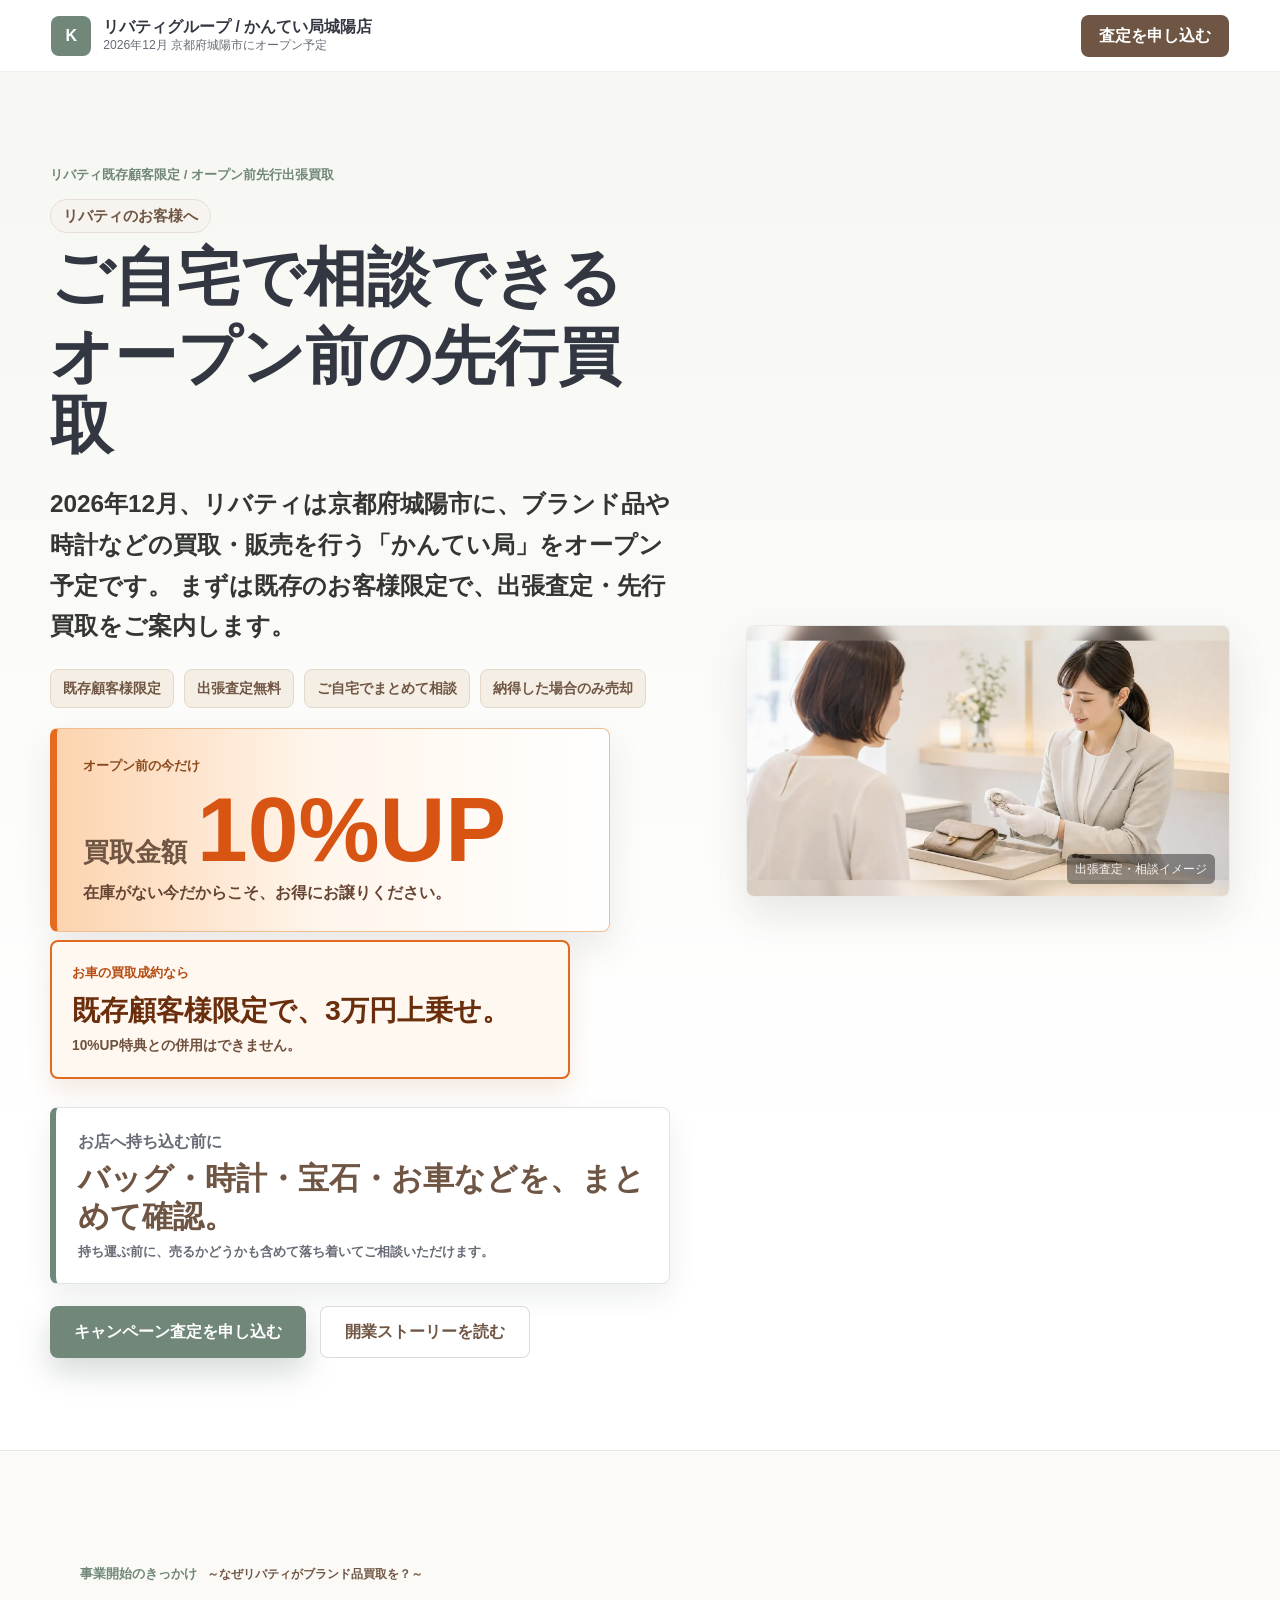
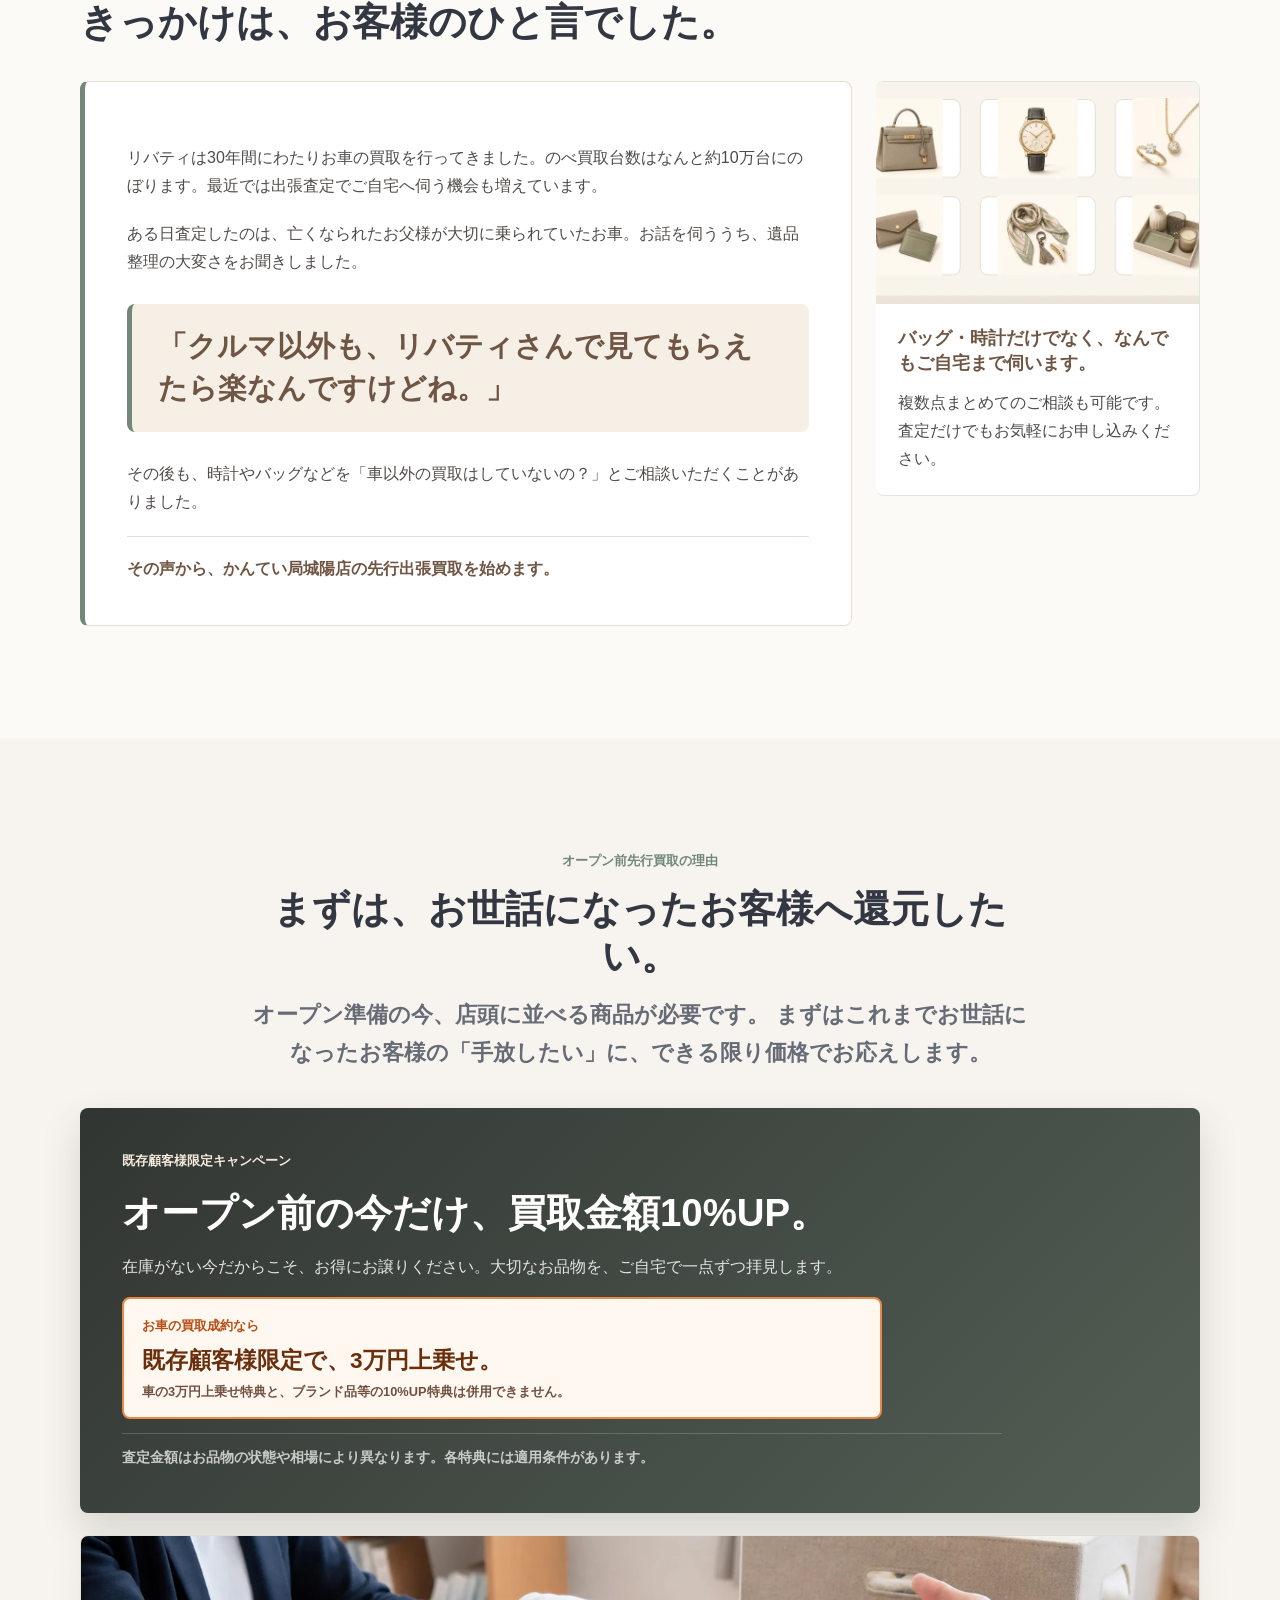
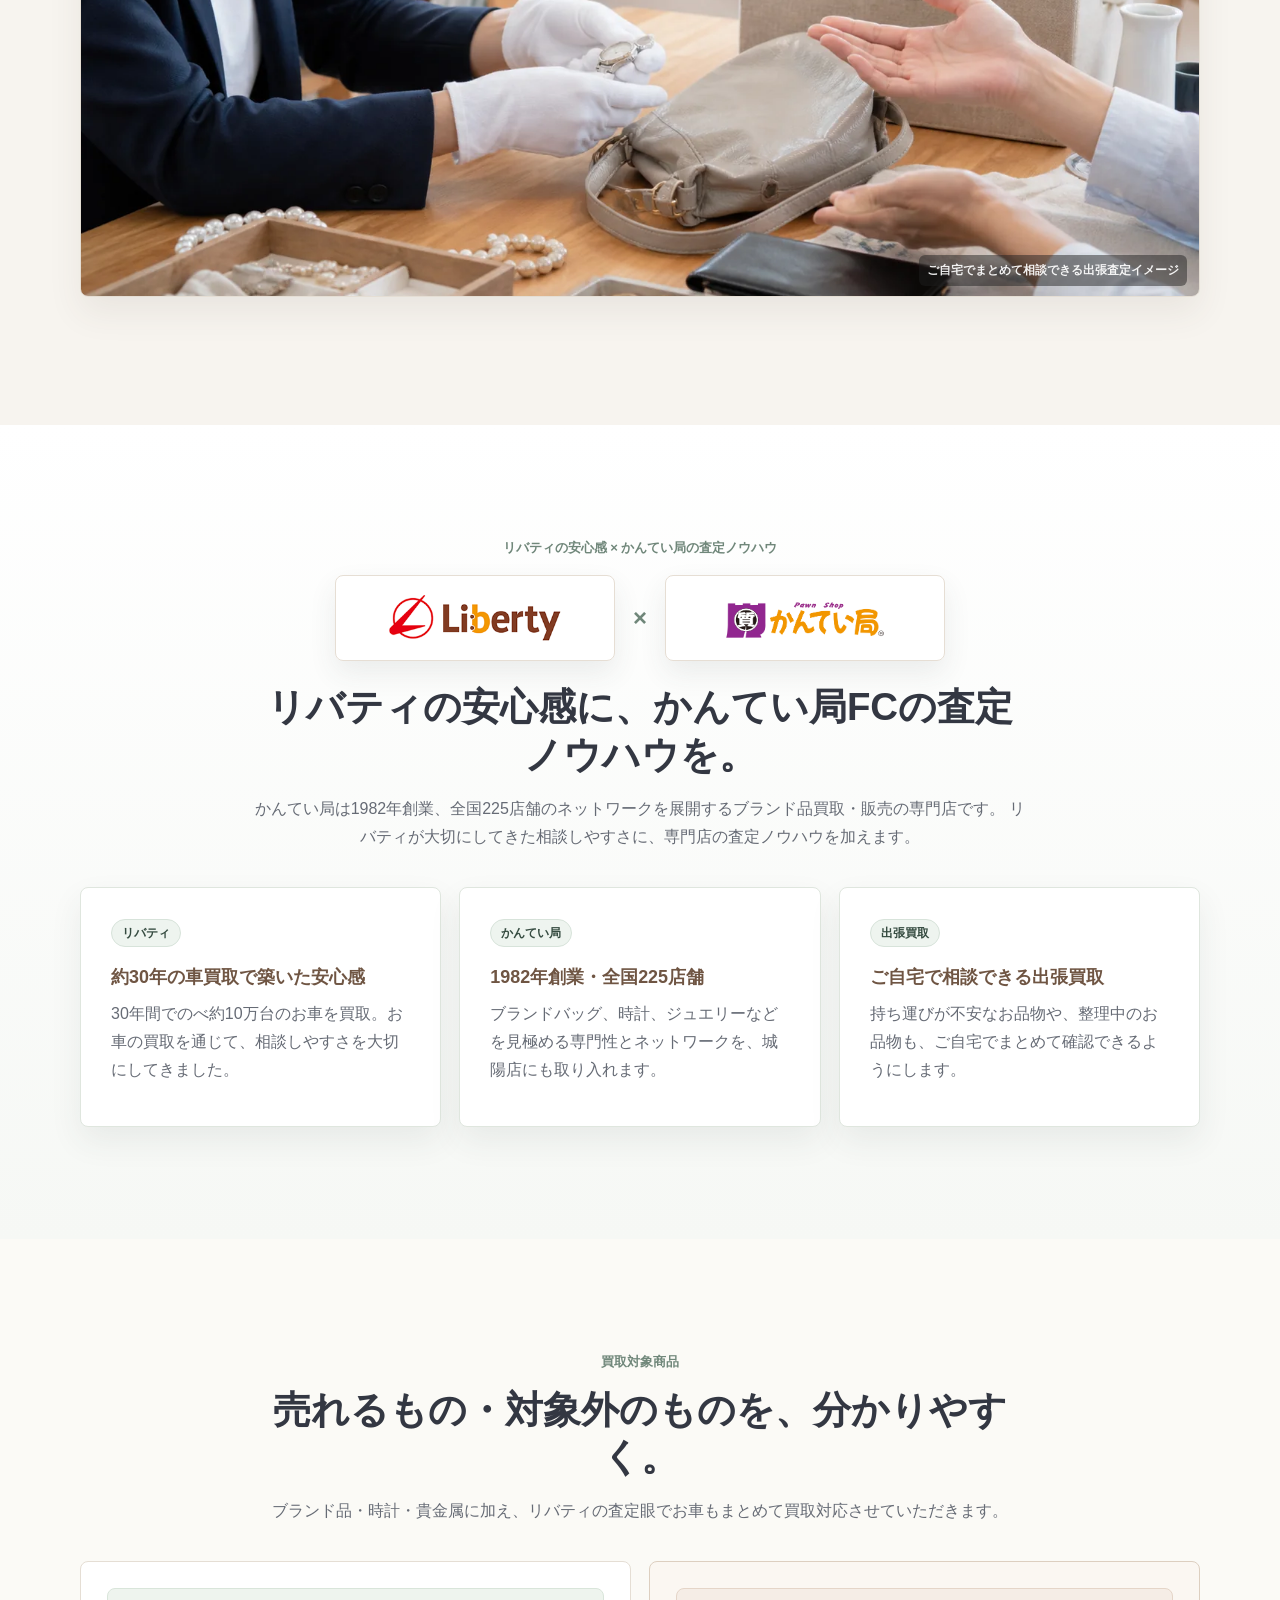
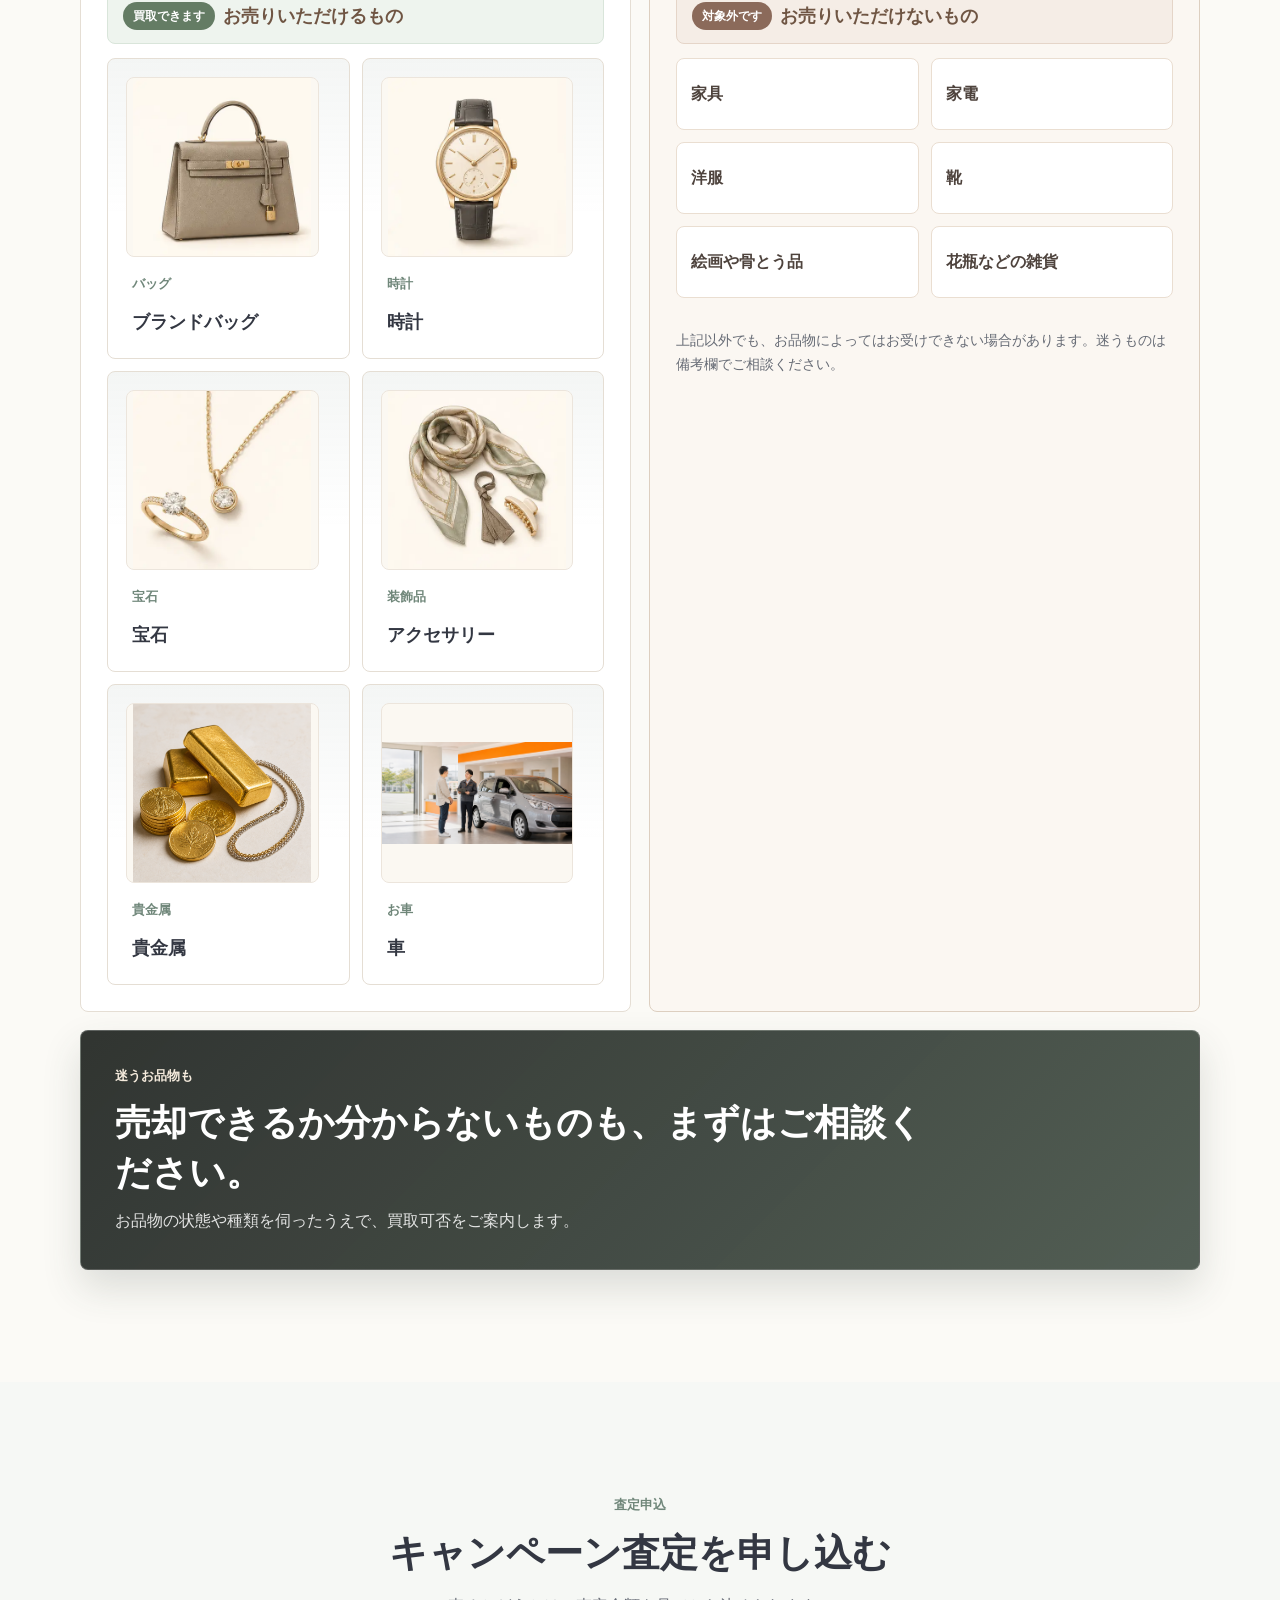
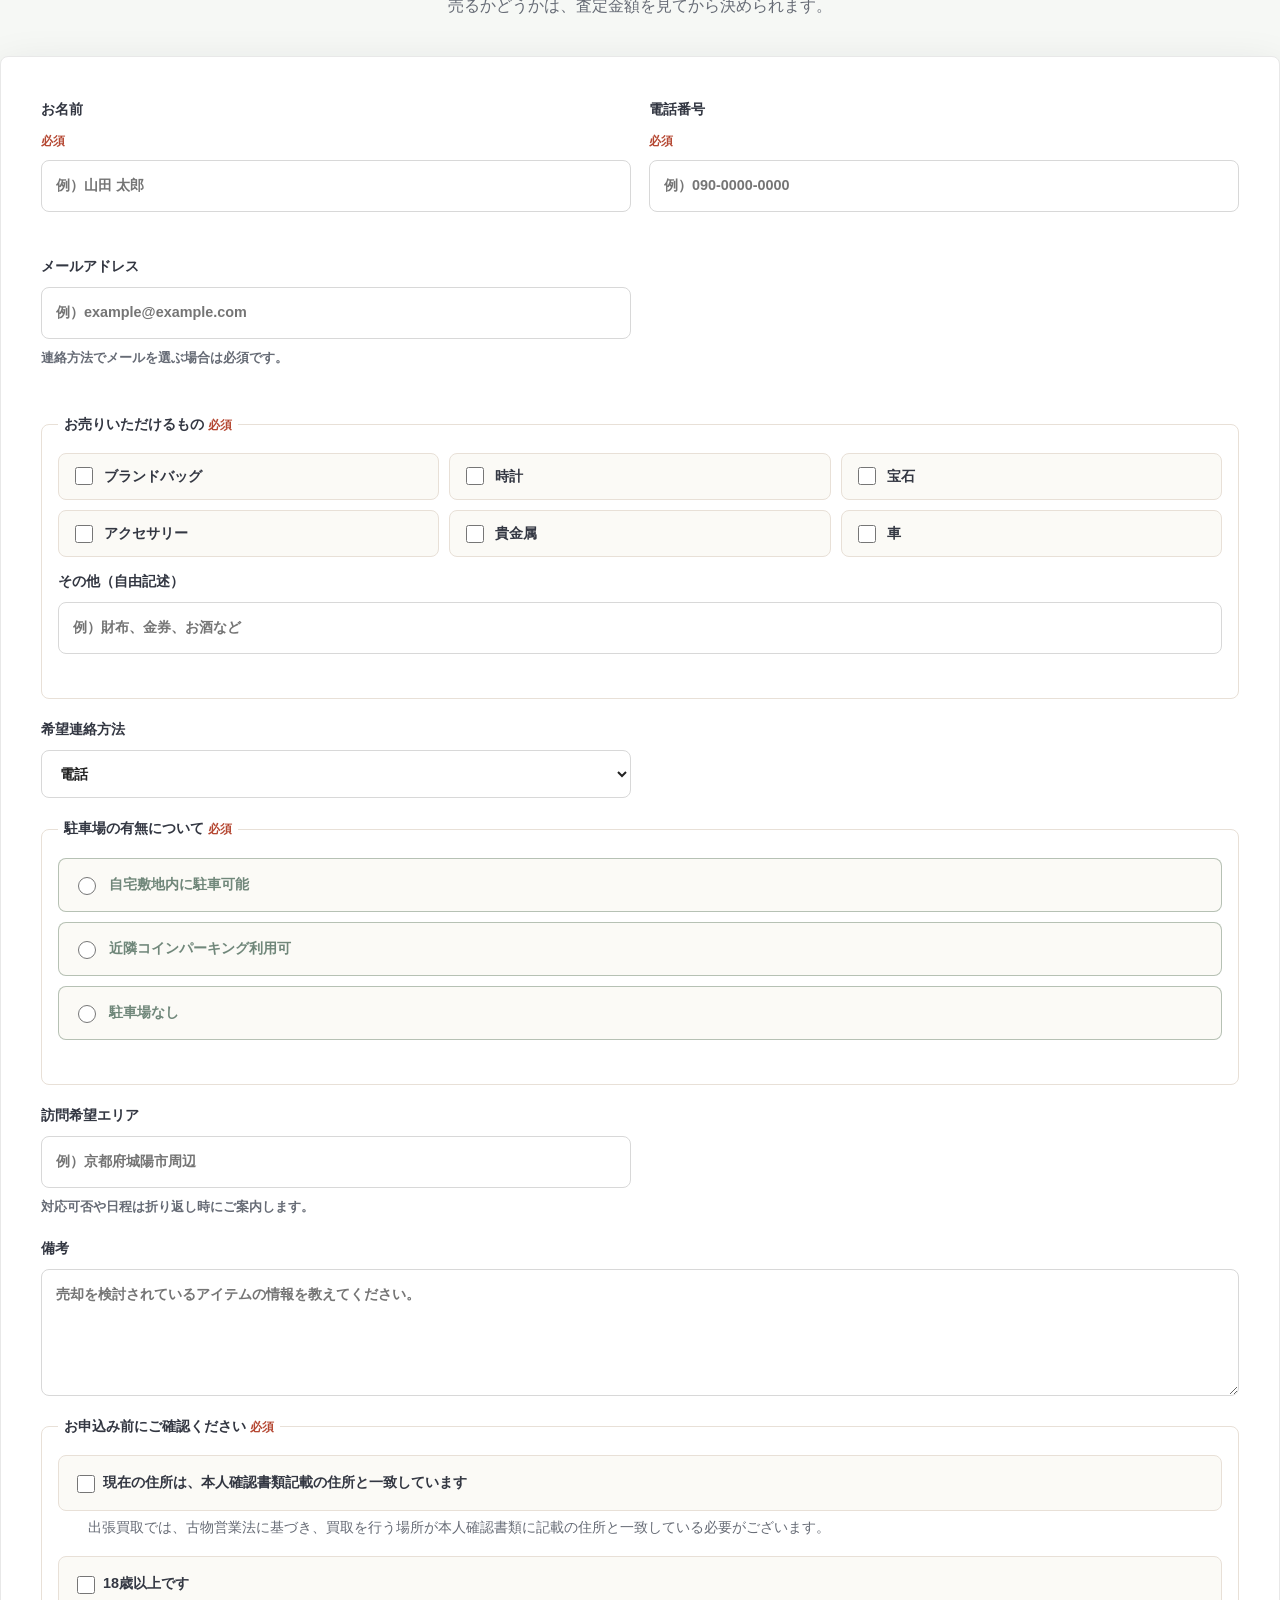
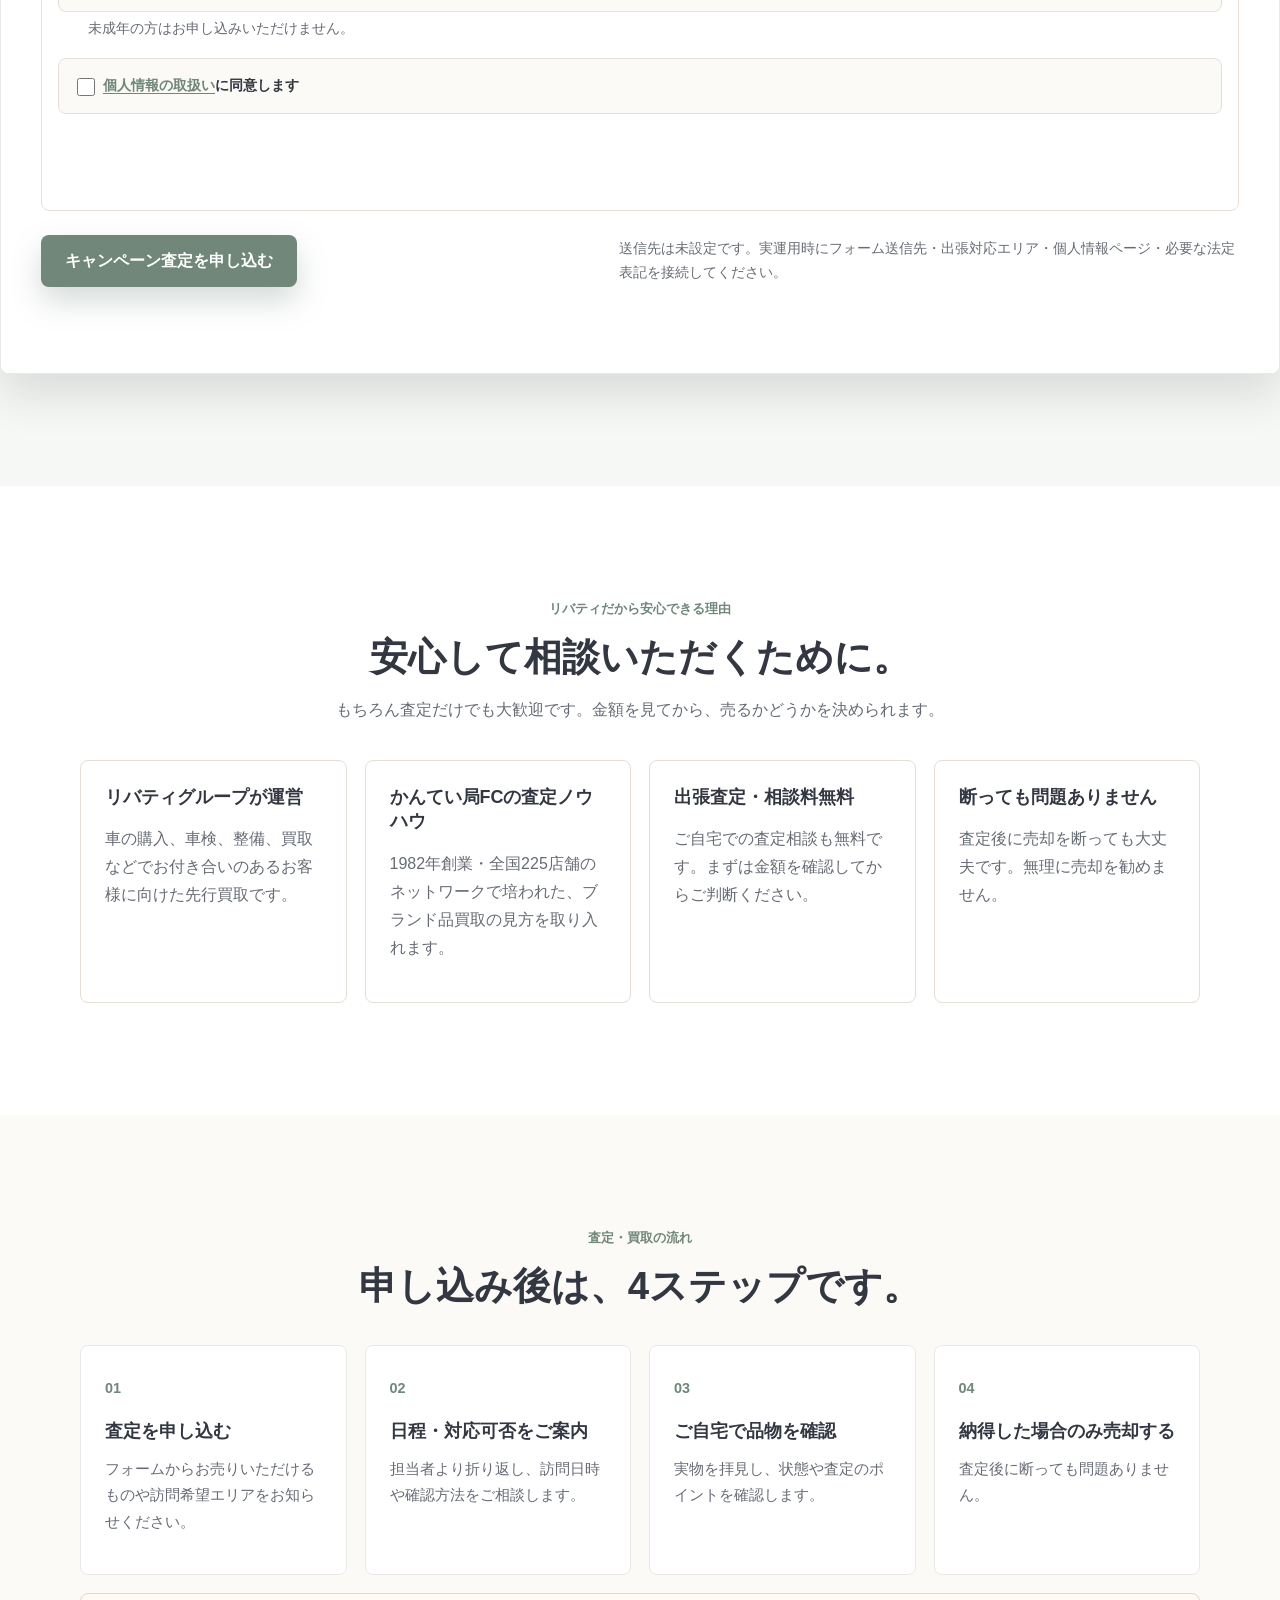
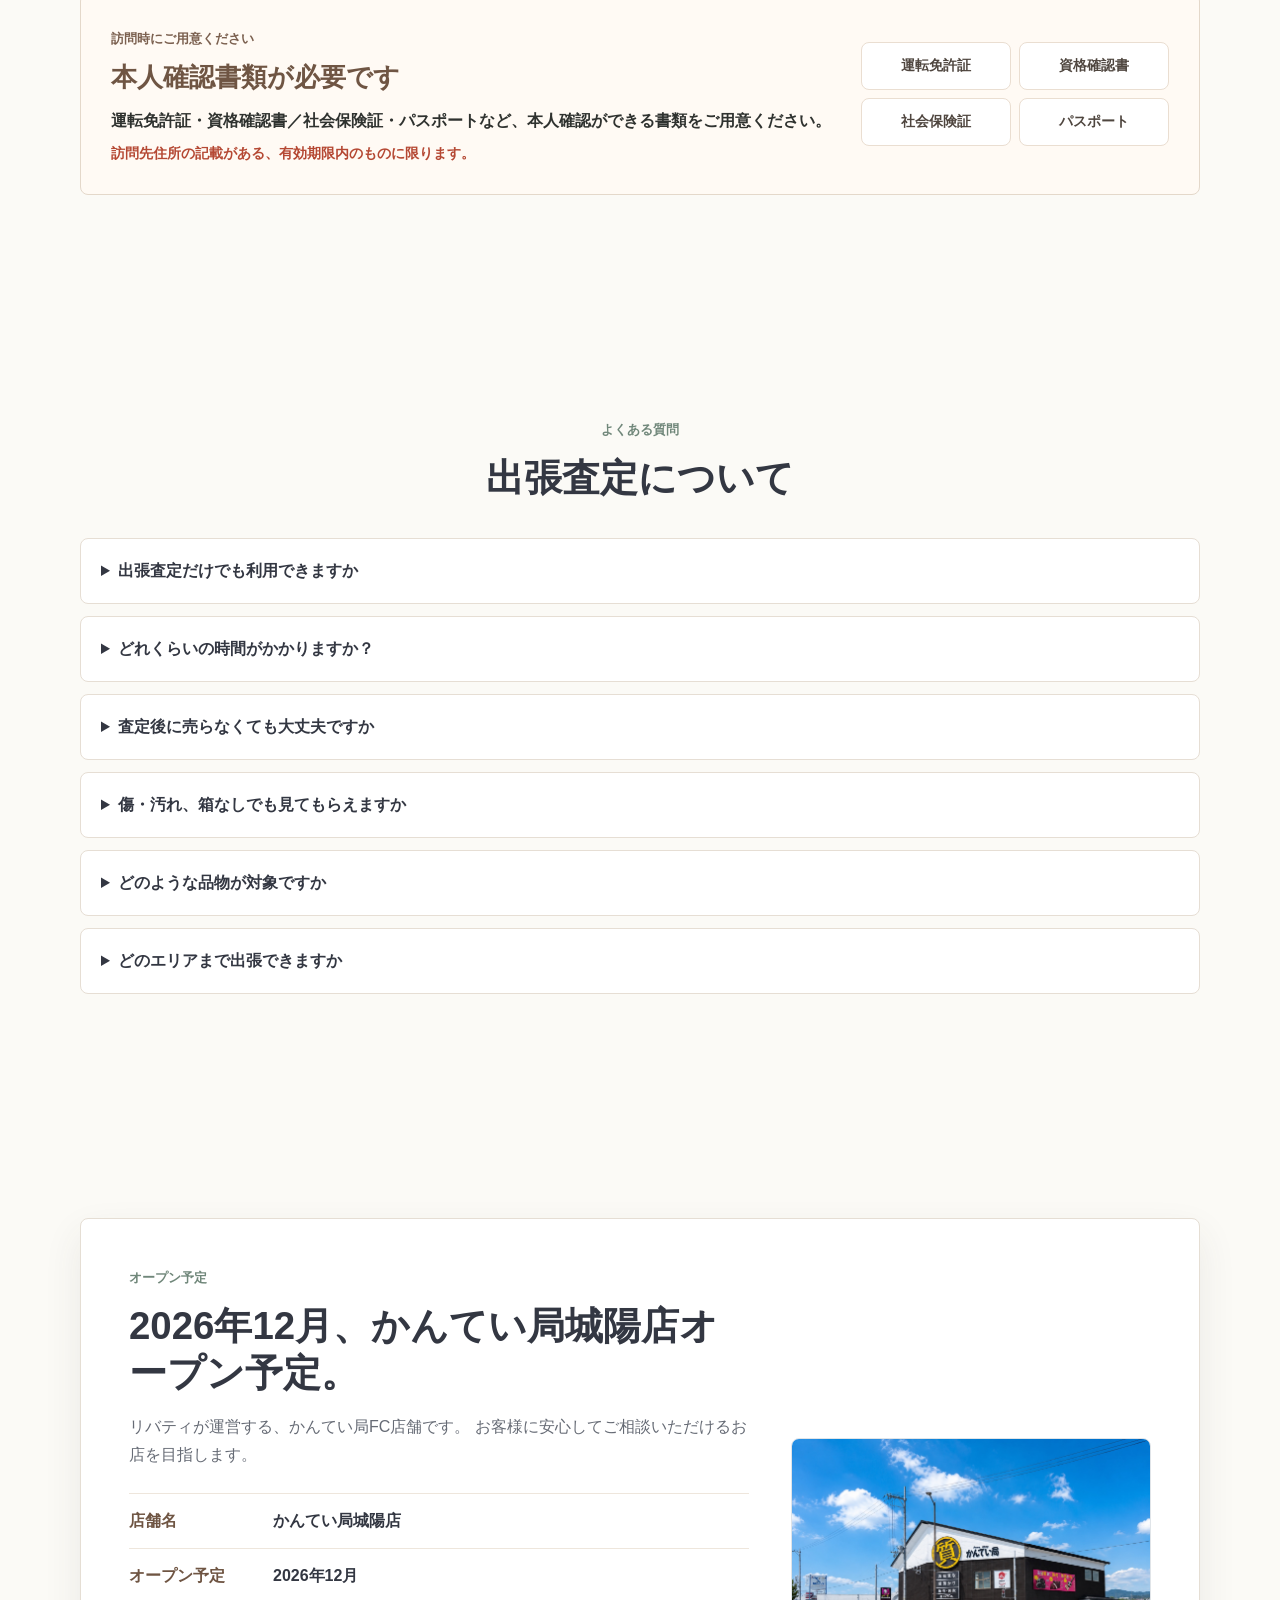
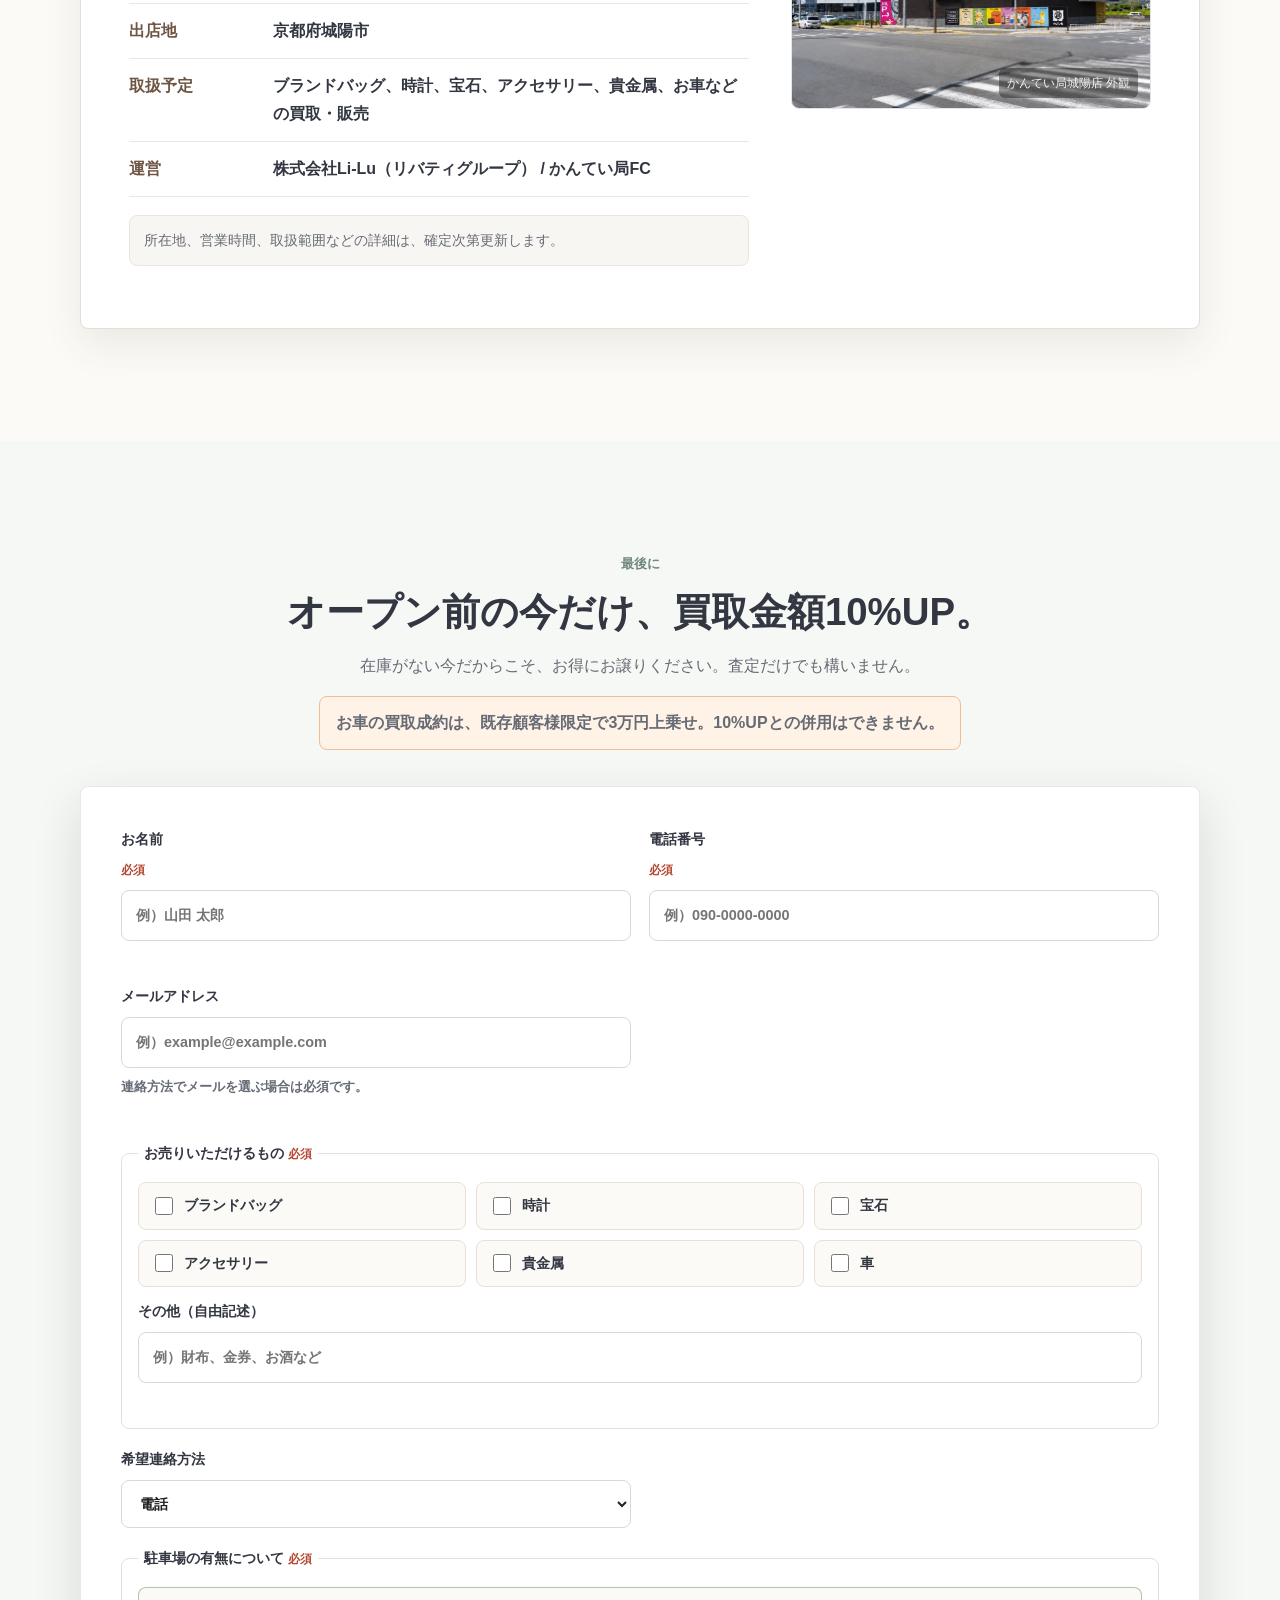
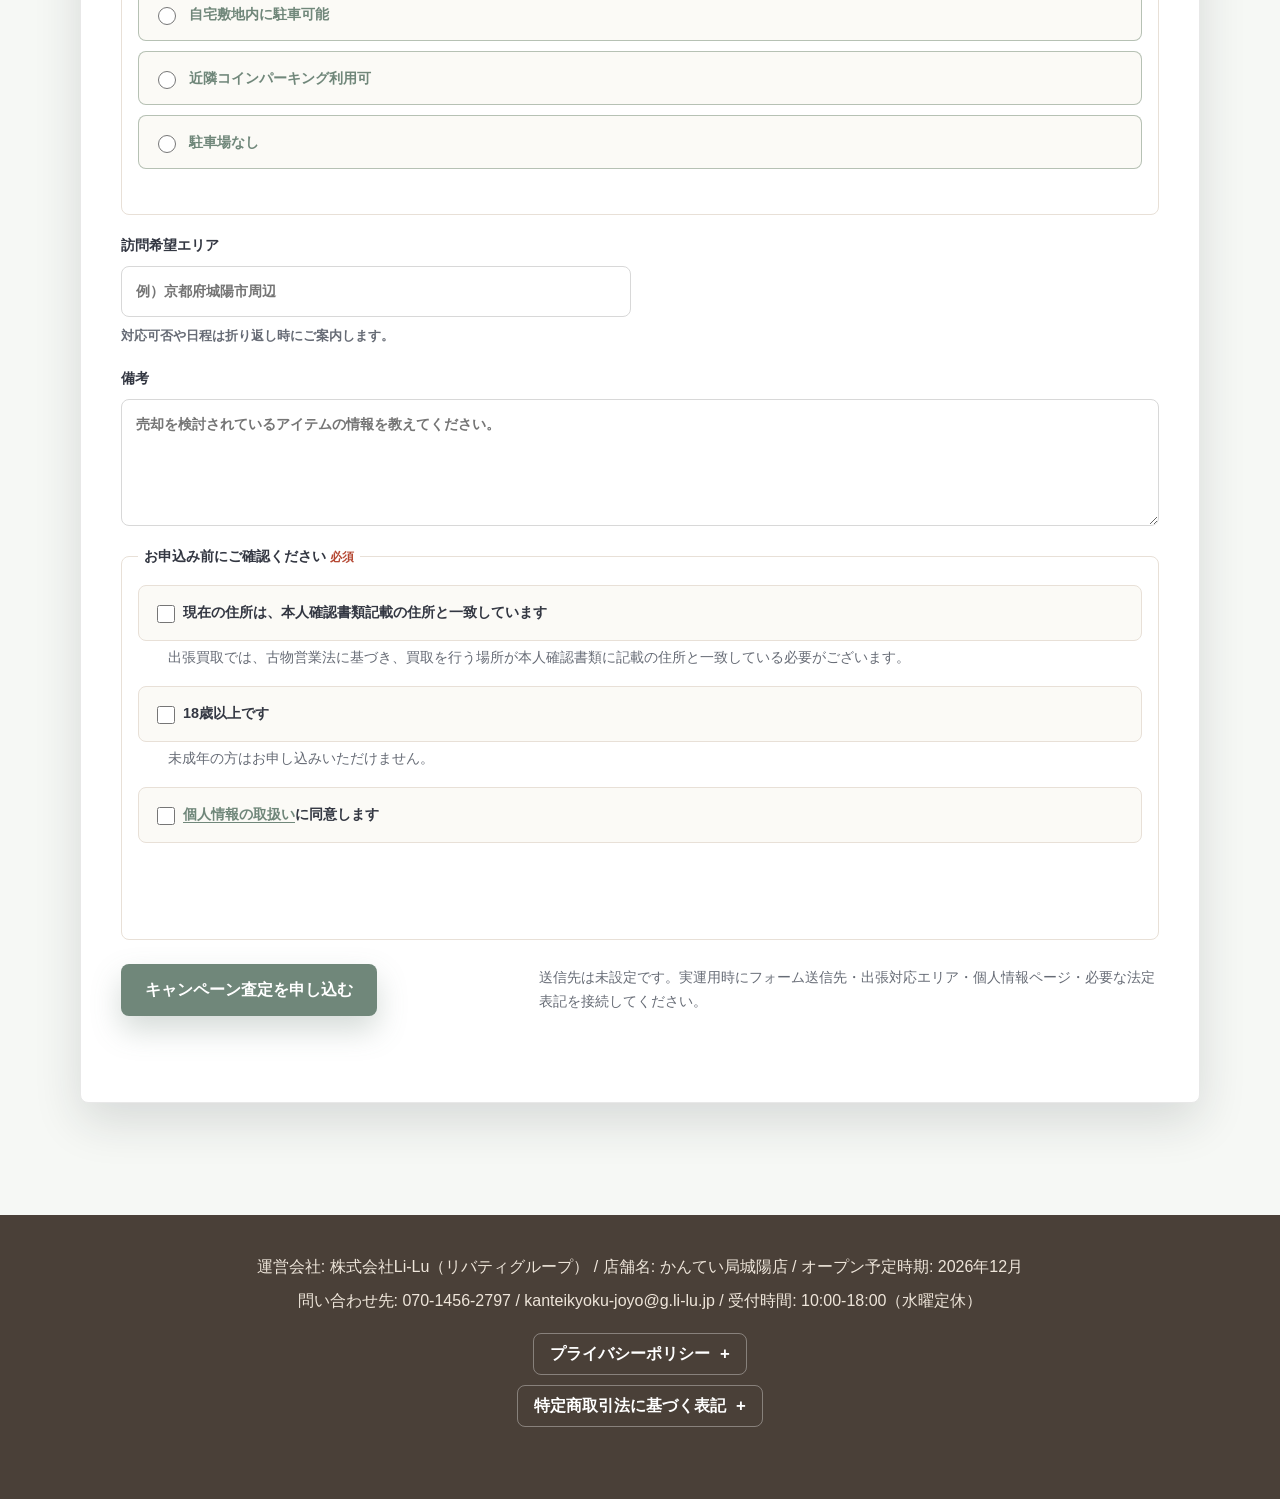
<file: kanteikyoku-cp/index.html>
<!doctype html>
<html lang="ja">
  <head>
    <meta charset="utf-8" />
    <meta name="viewport" content="width=device-width, initial-scale=1" />
    <title>既存顧客限定 オープン前先行出張買取 | かんてい局城陽店</title>
    <meta
      name="description"
      content="2026年12月に京都府城陽市でオープン予定のかんてい局に向けた、リバティ既存顧客限定のブランド品・時計・ジュエリー等のオープン前先行出張買取LPです。"
    />
    <link rel="stylesheet" href="./styles.css" />
  </head>
  <body class="brand-page preopen-page" id="top">
    <header class="site-header soft-header preopen-header" aria-label="ページヘッダー">
      <a class="brand-mark" href="#top" aria-label="かんてい局城陽店 先行買取ページトップ">
        <span class="brand-symbol soft">K</span>
        <span>
          <strong>リバティグループ / かんてい局城陽店</strong>
          <small>2026年12月 京都府城陽市にオープン予定</small>
        </span>
      </a>
      <nav class="header-actions" aria-label="主要導線">
        <a class="phone-link soft-phone" href="#lead-form-primary">査定を申し込む</a>
      </nav>
    </header>

    <main>
      <section class="hero brand-hero preopen-hero" aria-labelledby="brand-hero-title">
        <div class="hero-inner preopen-hero-inner">
          <div class="hero-content calm">
            <p class="eyebrow soft-eyebrow">リバティ既存顧客限定 / オープン前先行出張買取</p>
            <h1 id="brand-hero-title" class="brand-hero-title">
              <span class="title-tag">リバティのお客様へ</span>
              <span class="title-line">ご自宅で相談できる</span>
              <span class="title-line">オープン前の先行買取</span>
            </h1>
            <p class="hero-lead desktop-copy">
              2026年12月、リバティは京都府城陽市に、ブランド品や時計などの買取・販売を行う「かんてい局」をオープン予定です。
              まずは既存のお客様限定で、出張査定・先行買取をご案内します。
            </p>
            <p class="hero-lead mobile-copy mobile-only">
              2026年12月、城陽市にかんてい局をオープン予定。
              リバティのお客様限定で、査定申込を先行受付します。
            </p>
            <div class="hero-badges" aria-label="先行買取の特徴">
              <span>既存顧客様限定</span>
              <span>出張査定無料</span>
              <span>ご自宅でまとめて相談</span>
              <span>納得した場合のみ売却</span>
            </div>
            <div class="campaign-boost-card" aria-label="既存顧客様限定キャンペーン">
              <span>オープン前の今だけ</span>
              <strong><span>買取金額</span><b>10%UP</b></strong>
              <small>在庫がない今だからこそ、お得にお譲りください。</small>
            </div>
            <div class="car-bonus-card hero-car-bonus" aria-label="車買取成約特典">
              <span>お車の買取成約なら</span>
              <strong>既存顧客様限定で、3万円上乗せ。</strong>
              <small>10%UP特典との併用はできません。</small>
            </div>
            <div class="brand-status preopen-status" aria-label="オープン前先行買取">
              <span>お店へ持ち込む前に</span>
              <strong>バッグ・時計・宝石・お車などを、まとめて確認。</strong>
              <small class="desktop-copy">持ち運ぶ前に、売るかどうかも含めて落ち着いてご相談いただけます。</small>
              <small class="mobile-copy mobile-only">持ち運ぶ前に、まずご自宅で相談できます。</small>
            </div>
            <div class="hero-actions">
              <a class="primary-button soft-button" href="#lead-form-primary">キャンペーン査定を申し込む</a>
              <a class="secondary-button calm-button" href="#story">開業ストーリーを読む</a>
            </div>
          </div>
          <figure class="hero-photo soft-photo consultation-photo">
            <img src="./assets/brand-assessment-hero-fit.webp" alt="査定士が時計とバッグを丁寧に査定している様子" />
            <figcaption>出張査定・相談イメージ</figcaption>
          </figure>
        </div>
      </section>

      <section class="section story-section" id="story" aria-labelledby="story-title">
        <div class="section-heading">
          <p class="eyebrow soft-eyebrow story-eyebrow">
            <span>事業開始のきっかけ</span>
            <small>～なぜリバティがブランド品買取を？～</small>
          </p>
          <h2 id="story-title">きっかけは、お客様のひと言でした。</h2>
        </div>
        <div class="story-stack compact-story">
          <div class="story-copy">
            <p class="mobile-copy mobile-only">
              車の出張査定で伺う中で、「車以外の買取はしていないの？」という声をいただきました。
            </p>
            <p class="desktop-copy">
              リバティは30年間にわたりお車の買取を行ってきました。のべ買取台数はなんと約10万台にのぼります。最近では出張査定でご自宅へ伺う機会も増えています。
            </p>
            <p class="desktop-copy">
              ある日査定したのは、亡くなられたお父様が大切に乗られていたお車。お話を伺ううち、遺品整理の大変さをお聞きしました。
            </p>
            <blockquote>
              「クルマ以外も、リバティさんで見てもらえたら楽なんですけどね。」
            </blockquote>
            <p class="desktop-copy">
              その後も、時計やバッグなどを「車以外の買取はしていないの？」とご相談いただくことがありました。
            </p>
            <p class="story-closing">
              その声から、かんてい局城陽店の先行出張買取を始めます。
            </p>
          </div>
          <aside class="story-note story-visual-note" aria-label="買取対象品のイメージ">
            <img src="./assets/brand-item-overview.webp" alt="バッグ、時計、ジュエリー、財布などの買取対象品イメージ" loading="lazy" />
            <div class="story-note-body">
              <h3>バッグ・時計だけでなく、なんでもご自宅まで伺います。</h3>
              <p class="desktop-copy">複数点まとめてのご相談も可能です。査定だけでもお気軽にお申し込みください。</p>
              <p class="mobile-copy mobile-only">複数点まとめて相談できます。</p>
            </div>
          </aside>
        </div>
      </section>

      <section class="section inventory-section" aria-labelledby="inventory-title">
        <div class="section-heading centered">
          <p class="eyebrow soft-eyebrow">オープン前先行買取の理由</p>
          <h2 id="inventory-title">まずは、お世話になったお客様へ還元したい。</h2>
          <p class="inventory-lead desktop-copy">
            オープン準備の今、店頭に並べる商品が必要です。
            まずはこれまでお世話になったお客様の「手放したい」に、できる限り価格でお応えします。
          </p>
          <p class="inventory-lead mobile-copy mobile-only">オープン準備で商品を必要としている今、先行買取として価格で還元します。</p>
        </div>
        <div class="customer-first-panel">
          <span>既存顧客様限定キャンペーン</span>
          <strong>オープン前の今だけ、買取金額10%UP。</strong>
          <p class="desktop-copy">
            在庫がない今だからこそ、お得にお譲りください。大切なお品物を、ご自宅で一点ずつ拝見します。
          </p>
          <p class="mobile-copy mobile-only">在庫がない今だからこそ、お得にお譲りください。</p>
          <div class="car-bonus-card">
            <span>お車の買取成約なら</span>
            <strong>既存顧客様限定で、3万円上乗せ。</strong>
            <small>車の3万円上乗せ特典と、ブランド品等の10%UP特典は併用できません。</small>
          </div>
          <small>査定金額はお品物の状態や相場により異なります。各特典には適用条件があります。</small>
        </div>
        <figure class="support-visual visit-visual">
          <img src="./assets/brand-home-visit-assessment.webp" alt="ご自宅のテーブルで品物をまとめて相談している出張査定のイメージ" loading="lazy" />
          <figcaption>ご自宅でまとめて相談できる出張査定イメージ</figcaption>
        </figure>
      </section>

      <section class="section fc-intro-section" aria-labelledby="fc-intro-title">
        <div class="section-heading centered">
          <p class="eyebrow soft-eyebrow">リバティの安心感 × かんてい局の査定ノウハウ</p>
          <div class="brand-logo-pair" aria-label="リバティとかんてい局のブランドロゴ">
            <div class="logo-card logo-image-card liberty-logo-card">
              <img src="./assets/liberty-logo.png" alt="Liberty" />
            </div>
            <span class="logo-cross" aria-hidden="true">×</span>
            <div class="logo-card logo-image-card kantei-logo-card">
              <img src="./assets/kanteikyoku-logo.png" alt="かんてい局" />
            </div>
          </div>
          <h2 id="fc-intro-title">リバティの安心感に、かんてい局FCの査定ノウハウを。</h2>
          <p class="desktop-copy">
            かんてい局は1982年創業、全国225店舗のネットワークを展開するブランド品買取・販売の専門店です。
            リバティが大切にしてきた相談しやすさに、専門店の査定ノウハウを加えます。
          </p>
          <p class="mobile-copy mobile-only">リバティの相談しやすさに、かんてい局FCの査定ノウハウを掛け合わせます。</p>
        </div>
        <div class="fc-intro-grid" aria-label="リバティとかんてい局FCの強み">
          <article>
            <span>リバティ</span>
            <h3>約30年の車買取で築いた安心感</h3>
            <p class="desktop-copy">30年間でのべ約10万台のお車を買取。お車の買取を通じて、相談しやすさを大切にしてきました。</p>
          </article>
          <article>
            <span>かんてい局</span>
            <h3>1982年創業・全国225店舗</h3>
            <p class="desktop-copy">ブランドバッグ、時計、ジュエリーなどを見極める専門性とネットワークを、城陽店にも取り入れます。</p>
          </article>
          <article>
            <span>出張買取</span>
            <h3>ご自宅で相談できる出張買取</h3>
            <p class="desktop-copy">持ち運びが不安なお品物や、整理中のお品物も、ご自宅でまとめて確認できるようにします。</p>
          </article>
        </div>
      </section>

      <section class="section item-section" aria-labelledby="items-title">
        <div class="section-heading centered">
          <p class="eyebrow soft-eyebrow">買取対象商品</p>
          <h2 id="items-title">売れるもの・対象外のものを、分かりやすく。</h2>
          <p class="desktop-copy">ブランド品・時計・貴金属に加え、リバティの査定眼でお車もまとめて買取対応させていただきます。</p>
          <p class="mobile-copy mobile-only">ブランド品・時計・貴金属に加え、お車もまとめて相談できます。</p>
        </div>
        <div class="item-availability-grid">
          <div class="sellable-items">
            <h3><span class="availability-label is-sellable">買取できます</span>お売りいただけるもの</h3>
            <div class="item-grid">
              <article class="item-card"><img class="item-visual" src="./assets/brand-item-bag.webp" alt="" /><span>バッグ</span><h3>ブランドバッグ</h3></article>
              <article class="item-card"><img class="item-visual" src="./assets/brand-item-watch.webp" alt="" /><span>時計</span><h3>時計</h3></article>
              <article class="item-card"><img class="item-visual" src="./assets/brand-item-jewelry.webp" alt="" /><span>宝石</span><h3>宝石</h3></article>
              <article class="item-card"><img class="item-visual" src="./assets/brand-item-accessory.webp" alt="" /><span>装飾品</span><h3>アクセサリー</h3></article>
              <article class="item-card"><img class="item-visual" src="./assets/brand-item-precious-metals.png" alt="" /><span>貴金属</span><h3>貴金属</h3></article>
              <article class="item-card"><img class="item-visual" src="./assets/car-appraisal-hero.png" alt="" /><span>お車</span><h3>車</h3></article>
            </div>
          </div>
          <aside class="unsellable-panel">
            <h3><span class="availability-label is-unsellable">対象外です</span>お売りいただけないもの</h3>
            <ul>
              <li>家具</li>
              <li>家電</li>
              <li>洋服</li>
              <li>靴</li>
              <li>絵画や骨とう品</li>
              <li>花瓶などの雑貨</li>
            </ul>
            <p>上記以外でも、お品物によってはお受けできない場合があります。迷うものは備考欄でご相談ください。</p>
          </aside>
        </div>
        <div class="item-note-panel">
          <span>迷うお品物も</span>
          <strong>売却できるか分からないものも、まずはご相談ください。</strong>
          <p>お品物の状態や種類を伺ったうえで、買取可否をご案内します。</p>
        </div>
      </section>

      <section class="section lead-form-section" id="lead-form-primary" aria-labelledby="form-title-primary">
        <div class="section-heading centered">
          <p class="eyebrow soft-eyebrow">査定申込</p>
          <h2 id="form-title-primary">キャンペーン査定を申し込む</h2>
          <p class="desktop-copy">売るかどうかは、査定金額を見てから決められます。</p>
          <p class="mobile-copy mobile-only">査定だけでもOK。売るかどうかは金額を見てから決められます。</p>
        </div>
        <form class="lead-form calm-form preopen-form" data-form-type="brand" data-endpoint="https://script.google.com/macros/s/AKfycbzb9d7l-jQBVwzezHY8pNF3mzdWmEDv4Od8888oNYkUvsoh5Rkxb0y_C-wYCUk3r8A/exec" novalidate>
          <input type="hidden" name="campaign_code" value="brand_preopen_from_car_lp" />
          <input type="hidden" name="campaign_benefit" value="purchase_price_10_percent_up" />
          <input type="hidden" name="service" value="preopen_purchase_assessment" />
          <div class="form-grid">
            <label>
              お名前 <span class="required">必須</span>
              <input name="name" autocomplete="name" required placeholder="例）山田 太郎" />
              <span class="field-error" data-error-for="name"></span>
            </label>
            <label>
              電話番号 <span class="required">必須</span>
              <input name="tel" autocomplete="tel" inputmode="tel" required placeholder="例）090-0000-0000" />
              <span class="field-error" data-error-for="tel"></span>
            </label>
            <label>
              メールアドレス
              <input name="email" autocomplete="email" inputmode="email" placeholder="例）example@example.com" />
              <span class="field-hint">連絡方法でメールを選ぶ場合は必須です。</span>
              <span class="field-error" data-error-for="email"></span>
            </label>
            <fieldset class="checkbox-group wide" data-required-group="item_type">
              <legend>お売りいただけるもの <span class="required">必須</span></legend>
              <div class="checkbox-options">
                <label><input name="item_type" type="checkbox" value="ブランドバッグ" />ブランドバッグ</label>
                <label><input name="item_type" type="checkbox" value="時計" />時計</label>
                <label><input name="item_type" type="checkbox" value="宝石" />宝石</label>
                <label><input name="item_type" type="checkbox" value="アクセサリー" />アクセサリー</label>
                <label><input name="item_type" type="checkbox" value="貴金属" />貴金属</label>
                <label><input name="item_type" type="checkbox" value="車" />車</label>
              </div>
              <label class="other-input">
                その他（自由記述）
                <input name="item_other" placeholder="例）財布、金券、お酒など" />
              </label>
              <span class="field-error" data-error-for="item_type"></span>
            </fieldset>
            <label>
              希望連絡方法
              <select name="contact_method">
                <option>電話</option>
                <option>SMS</option>
                <option>メール</option>
              </select>
            </label>
            <fieldset class="checkbox-group wide parking-group" data-required-group="parking_status">
              <legend>駐車場の有無について <span class="required">必須</span></legend>
              <div class="choice-options">
                <label><input name="parking_status" type="radio" value="自宅敷地内に駐車可能" required />自宅敷地内に駐車可能</label>
                <label><input name="parking_status" type="radio" value="近隣コインパーキング利用可" />近隣コインパーキング利用可</label>
                <label><input name="parking_status" type="radio" value="駐車場なし" />駐車場なし</label>
              </div>
              <span class="field-error" data-error-for="parking_status"></span>
            </fieldset>
            <label>
              訪問希望エリア
              <input name="visit_area" placeholder="例）京都府城陽市周辺" />
              <span class="field-hint">対応可否や日程は折り返し時にご案内します。</span>
            </label>
            <label class="wide">
              備考
              <textarea name="message" rows="4" placeholder="売却を検討されているアイテムの情報を教えてください。"></textarea>
            </label>
            <fieldset class="checkbox-group wide precheck-group">
              <legend>お申込み前にご確認ください <span class="required">必須</span></legend>
              <label class="checkbox-label">
                <input name="address_match" type="checkbox" required />
                <span>現在の住所は、本人確認書類記載の住所と一致しています</span>
              </label>
              <p class="field-note">出張買取では、古物営業法に基づき、買取を行う場所が本人確認書類に記載の住所と一致している必要がございます。</p>
              <label class="checkbox-label">
                <input name="age_confirm" type="checkbox" required />
                <span>18歳以上です</span>
              </label>
              <p class="field-note">未成年の方はお申し込みいただけません。</p>
              <label class="checkbox-label">
                <input name="privacy" type="checkbox" required />
                <span><a href="#privacy-policy">個人情報の取扱い</a>に同意します</span>
              </label>
              <span class="field-error" data-error-for="address_match"></span>
              <span class="field-error" data-error-for="age_confirm"></span>
              <span class="field-error" data-error-for="privacy"></span>
            </fieldset>
          </div>
          <div class="form-footer">
            <button class="primary-button soft-button form-submit" type="submit">キャンペーン査定を申し込む</button>
            <p>送信先は未設定です。実運用時にフォーム送信先・出張対応エリア・個人情報ページ・必要な法定表記を接続してください。</p>
          </div>
          <p class="form-message" role="status" aria-live="polite"></p>
        </form>
      </section>

      <section class="section trust-section" aria-labelledby="trust-title">
        <div class="section-heading centered">
          <p class="eyebrow soft-eyebrow">リバティだから安心できる理由</p>
          <h2 id="trust-title">安心して相談いただくために。</h2>
          <p>もちろん査定だけでも大歓迎です。金額を見てから、売るかどうかを決められます。</p>
        </div>
        <div class="trust-grid">
          <article><h3>リバティグループが運営</h3><p>車の購入、車検、整備、買取などでお付き合いのあるお客様に向けた先行買取です。</p></article>
          <article><h3>かんてい局FCの査定ノウハウ</h3><p>1982年創業・全国225店舗のネットワークで培われた、ブランド品買取の見方を取り入れます。</p></article>
          <article><h3>出張査定・相談料無料</h3><p>ご自宅での査定相談も無料です。まずは金額を確認してからご判断ください。</p></article>
          <article><h3>断っても問題ありません</h3><p>査定後に売却を断っても大丈夫です。無理に売却を勧めません。</p></article>
        </div>
      </section>

      <section class="section flow-section brand-flow-section" aria-labelledby="flow-title">
        <div class="section-heading centered">
          <p class="eyebrow soft-eyebrow">査定・買取の流れ</p>
          <h2 id="flow-title">申し込み後は、4ステップです。</h2>
        </div>
        <ol class="flow-list">
          <li><span>01</span><h3>査定を申し込む</h3><p>フォームからお売りいただけるものや訪問希望エリアをお知らせください。</p></li>
          <li><span>02</span><h3>日程・対応可否をご案内</h3><p>担当者より折り返し、訪問日時や確認方法をご相談します。</p></li>
          <li><span>03</span><h3>ご自宅で品物を確認</h3><p>実物を拝見し、状態や査定のポイントを確認します。</p></li>
          <li><span>04</span><h3>納得した場合のみ売却する</h3><p>査定後に断っても問題ありません。</p></li>
        </ol>
        <div class="id-check-panel" aria-label="訪問時にご用意いただくもの">
          <div>
            <span>訪問時にご用意ください</span>
            <h3>本人確認書類が必要です</h3>
            <p>運転免許証・資格確認書／社会保険証・パスポートなど、本人確認ができる書類をご用意ください。</p>
            <small>訪問先住所の記載がある、有効期限内のものに限ります。</small>
          </div>
          <ul aria-label="本人確認書類の例">
            <li>運転免許証</li>
            <li>資格確認書</li>
            <li>社会保険証</li>
            <li>パスポート</li>
          </ul>
        </div>
      </section>

      <section class="section faq-section" aria-labelledby="faq-title">
        <div class="section-heading centered">
          <p class="eyebrow soft-eyebrow">よくある質問</p>
          <h2 id="faq-title">出張査定について</h2>
        </div>
        <div class="faq-list">
          <details><summary>出張査定だけでも利用できますか</summary><p>はい。査定金額をご確認いただき、ご納得いただいた場合のみお売りください。</p></details>
          <details><summary>どれくらいの時間がかかりますか？</summary><p>通常1時間程度を想定しております。ただし、査定点数によって前後する場合がございますので、時間に余裕をもってお申し込みください。</p></details>
          <details><summary>査定後に売らなくても大丈夫ですか</summary><p>大丈夫です。査定後に売却を断っても問題ありません。</p></details>
          <details><summary>傷・汚れ、箱なしでも見てもらえますか</summary><p>はい。状態を確認したうえで査定します。箱や保証書がない場合もご相談ください。</p></details>
          <details><summary>どのような品物が対象ですか</summary><p>ブランドバッグ、時計、宝石、アクセサリー、貴金属、お車が対象です。家具、家電、洋服、靴、絵画や骨とう品、花瓶などの雑貨は対象外です。</p></details>
          <details><summary>どのエリアまで出張できますか</summary><p>対応エリアや訪問日程は、折り返し時にご案内します。</p></details>
        </div>
      </section>

      <section class="section store-detail-section" aria-labelledby="store-detail-title">
        <div class="store-detail-panel">
          <div class="store-detail-copy">
            <p class="eyebrow soft-eyebrow">オープン予定</p>
            <h2 id="store-detail-title">2026年12月、かんてい局城陽店オープン予定。</h2>
            <p>
              リバティが運営する、かんてい局FC店舗です。
              お客様に安心してご相談いただけるお店を目指します。
            </p>
            <dl class="store-detail-list">
              <div><dt>店舗名</dt><dd>かんてい局城陽店</dd></div>
              <div><dt>オープン予定</dt><dd>2026年12月</dd></div>
              <div><dt>出店地</dt><dd>京都府城陽市</dd></div>
              <div><dt>取扱予定</dt><dd>ブランドバッグ、時計、宝石、アクセサリー、貴金属、お車などの買取・販売</dd></div>
              <div><dt>運営</dt><dd>株式会社Li-Lu（リバティグループ） / かんてい局FC</dd></div>
            </dl>
            <p class="store-note">所在地、営業時間、取扱範囲などの詳細は、確定次第更新します。</p>
          </div>
          <figure class="store-detail-image">
            <img src="./assets/kanteikyoku-joyo-exterior.jpg" alt="かんてい局城陽店の店舗外観" />
            <figcaption>かんてい局城陽店 外観</figcaption>
          </figure>
        </div>
      </section>

      <section class="section final-cta-section" id="lead-form-final" aria-labelledby="form-title-final">
        <div class="section-heading centered">
          <p class="eyebrow soft-eyebrow">最後に</p>
          <h2 id="form-title-final">オープン前の今だけ、買取金額10%UP。</h2>
          <p class="desktop-copy">
            在庫がない今だからこそ、お得にお譲りください。査定だけでも構いません。
          </p>
          <p class="mobile-copy mobile-only">在庫がない今だからこそ、お得にお譲りください。</p>
          <p class="final-car-bonus-line">お車の買取成約は、既存顧客様限定で3万円上乗せ。10%UPとの併用はできません。</p>
        </div>
        <a class="primary-button soft-button final-mobile-jump mobile-only" href="#lead-form-primary">フォームへ戻る</a>
        <form class="lead-form calm-form preopen-form" data-form-type="brand" data-endpoint="https://script.google.com/macros/s/AKfycbzb9d7l-jQBVwzezHY8pNF3mzdWmEDv4Od8888oNYkUvsoh5Rkxb0y_C-wYCUk3r8A/exec" novalidate>
          <input type="hidden" name="campaign_code" value="brand_preopen_from_car_lp_final" />
          <input type="hidden" name="campaign_benefit" value="purchase_price_10_percent_up" />
          <input type="hidden" name="service" value="preopen_purchase_assessment" />
          <div class="form-grid">
            <label>
              お名前 <span class="required">必須</span>
              <input name="name" autocomplete="name" required placeholder="例）山田 太郎" />
              <span class="field-error" data-error-for="name"></span>
            </label>
            <label>
              電話番号 <span class="required">必須</span>
              <input name="tel" autocomplete="tel" inputmode="tel" required placeholder="例）090-0000-0000" />
              <span class="field-error" data-error-for="tel"></span>
            </label>
            <label>
              メールアドレス
              <input name="email" autocomplete="email" inputmode="email" placeholder="例）example@example.com" />
              <span class="field-hint">連絡方法でメールを選ぶ場合は必須です。</span>
              <span class="field-error" data-error-for="email"></span>
            </label>
            <fieldset class="checkbox-group wide" data-required-group="item_type">
              <legend>お売りいただけるもの <span class="required">必須</span></legend>
              <div class="checkbox-options">
                <label><input name="item_type" type="checkbox" value="ブランドバッグ" />ブランドバッグ</label>
                <label><input name="item_type" type="checkbox" value="時計" />時計</label>
                <label><input name="item_type" type="checkbox" value="宝石" />宝石</label>
                <label><input name="item_type" type="checkbox" value="アクセサリー" />アクセサリー</label>
                <label><input name="item_type" type="checkbox" value="貴金属" />貴金属</label>
                <label><input name="item_type" type="checkbox" value="車" />車</label>
              </div>
              <label class="other-input">
                その他（自由記述）
                <input name="item_other" placeholder="例）財布、金券、お酒など" />
              </label>
              <span class="field-error" data-error-for="item_type"></span>
            </fieldset>
            <label>
              希望連絡方法
              <select name="contact_method">
                <option>電話</option>
                <option>SMS</option>
                <option>メール</option>
              </select>
            </label>
            <fieldset class="checkbox-group wide parking-group" data-required-group="parking_status">
              <legend>駐車場の有無について <span class="required">必須</span></legend>
              <div class="choice-options">
                <label><input name="parking_status" type="radio" value="自宅敷地内に駐車可能" required />自宅敷地内に駐車可能</label>
                <label><input name="parking_status" type="radio" value="近隣コインパーキング利用可" />近隣コインパーキング利用可</label>
                <label><input name="parking_status" type="radio" value="駐車場なし" />駐車場なし</label>
              </div>
              <span class="field-error" data-error-for="parking_status"></span>
            </fieldset>
            <label>
              訪問希望エリア
              <input name="visit_area" placeholder="例）京都府城陽市周辺" />
              <span class="field-hint">対応可否や日程は折り返し時にご案内します。</span>
            </label>
            <label class="wide">
              備考
              <textarea name="message" rows="4" placeholder="売却を検討されているアイテムの情報を教えてください。"></textarea>
            </label>
            <fieldset class="checkbox-group wide precheck-group">
              <legend>お申込み前にご確認ください <span class="required">必須</span></legend>
              <label class="checkbox-label">
                <input name="address_match" type="checkbox" required />
                <span>現在の住所は、本人確認書類記載の住所と一致しています</span>
              </label>
              <p class="field-note">出張買取では、古物営業法に基づき、買取を行う場所が本人確認書類に記載の住所と一致している必要がございます。</p>
              <label class="checkbox-label">
                <input name="age_confirm" type="checkbox" required />
                <span>18歳以上です</span>
              </label>
              <p class="field-note">未成年の方はお申し込みいただけません。</p>
              <label class="checkbox-label">
                <input name="privacy" type="checkbox" required />
                <span><a href="#privacy-policy">個人情報の取扱い</a>に同意します</span>
              </label>
              <span class="field-error" data-error-for="address_match"></span>
              <span class="field-error" data-error-for="age_confirm"></span>
              <span class="field-error" data-error-for="privacy"></span>
            </fieldset>
          </div>
          <div class="form-footer">
            <button class="primary-button soft-button form-submit" type="submit">キャンペーン査定を申し込む</button>
            <p>送信先は未設定です。実運用時にフォーム送信先・出張対応エリア・個人情報ページ・必要な法定表記を接続してください。</p>
          </div>
          <p class="form-message" role="status" aria-live="polite"></p>
        </form>
      </section>

    </main>

    <a class="mobile-sticky-cta" href="#lead-form-primary">キャンペーン査定を申し込む</a>

    <footer class="site-footer soft-footer preopen-footer">
      <p>運営会社: 株式会社Li-Lu（リバティグループ） / 店舗名: かんてい局城陽店 / オープン予定時期: 2026年12月</p>
      <p>問い合わせ先: 070-1456-2797 / kanteikyoku-joyo@g.li-lu.jp / 受付時間: 10:00-18:00（水曜定休）</p>

      <details class="footer-legal-disclosure footer-policy-disclosure" id="privacy-policy">
        <summary>プライバシーポリシー</summary>
        <div class="footer-legal-panel">
          <p class="legal-panel-lead">当ページで取得する個人情報の取扱いについて、以下の通り定めます。</p>

          <div class="legal-grid">
            <article class="legal-card">
              <h3>個人情報の取扱い</h3>
              <dl>
                <div><dt>事業者名</dt><dd>株式会社Li-Lu</dd></div>
                <div><dt>店舗名</dt><dd>かんてい局城陽店</dd></div>
                <div><dt>取得する情報</dt><dd>氏名、電話番号、メールアドレス、住所、訪問希望エリア、駐車場情報、品物情報、申込前確認情報、備考、LINE経由情報</dd></div>
                <div><dt>利用目的</dt><dd>査定申込対応、日程調整、本人確認、買取業務、キャンペーン運営、問い合わせ対応、サービス案内</dd></div>
                <div><dt>サービス案内・販促利用</dt><dd>あり。取得した情報を、当社サービスやキャンペーン等のご案内に利用する場合があります。</dd></div>
                <div><dt>第三者提供</dt><dd>あり。FTC株式会社（かんてい局FC本部）へ、査定・買取業務およびFC運営上必要な確認のため提供する場合があります。</dd></div>
                <div><dt>業務委託</dt><dd>なし</dd></div>
              </dl>
            </article>

            <article class="legal-card">
              <h3>管理・問い合わせ</h3>
              <dl>
                <div><dt>管理責任者</dt><dd>木村航平</dd></div>
                <div><dt>安全管理措置</dt><dd>取得した個人情報は、アクセスできる担当者を限定し、パスワード管理、閲覧権限の管理、書類・データの適切な保管および廃棄など、漏えい・紛失・不正利用を防ぐための管理を行います。</dd></div>
                <div><dt>保存期間</dt><dd>3年間</dd></div>
                <div><dt>開示等の請求</dt><dd>本人からの開示、訂正、利用停止、削除等の請求に、法令に基づき対応します。</dd></div>
                <div><dt>請求方法</dt><dd>担当窓口への電話またはメール</dd></div>
                <div><dt>Cookie・広告計測</dt><dd>使用あり。Google Analytics、Google Tag Manager、LINEタグを使用する場合があります。</dd></div>
                <div><dt>問い合わせ窓口</dt><dd>木村航平 / 070-1456-2797 / kanteikyoku-joyo@g.li-lu.jp / 10:00-18:00（水曜定休）</dd></div>
                <div><dt>制定日</dt><dd>2026年8月26日</dd></div>
                <div><dt>最終改定日</dt><dd>2026年8月26日</dd></div>
              </dl>
            </article>
          </div>
        </div>
      </details>

      <details class="footer-legal-disclosure">
        <summary>特定商取引法に基づく表記</summary>
        <div class="footer-legal-panel">
          <p class="legal-panel-lead">店舗所在地など一部情報は、公開前に確定情報へ差し替えてください。</p>

          <div class="legal-grid">
            <article class="legal-card">
              <h3>運営者情報</h3>
              <dl>
                <div><dt>会社名</dt><dd>株式会社Li-Lu（リバティグループ）</dd></div>
                <div><dt>代表者</dt><dd>蓮尾優人</dd></div>
                <div><dt>本社所在地</dt><dd>京都府京都市伏見区横大路芝生30番地8</dd></div>
                <div><dt>店舗名</dt><dd>かんてい局城陽店</dd></div>
                <div><dt>店舗所在地</dt><dd>京都府城陽市［詳細住所を公開前に差し込み］</dd></div>
                <div><dt>電話番号</dt><dd>070-1456-2797</dd></div>
                <div><dt>メールアドレス</dt><dd>kanteikyoku-joyo@g.li-lu.jp</dd></div>
                <div><dt>受付時間</dt><dd>10:00-18:00</dd></div>
                <div><dt>定休日</dt><dd>毎週水曜日</dd></div>
              </dl>
            </article>

            <article class="legal-card">
              <h3>営業・許可情報</h3>
              <dl>
                <div><dt>オープン予定</dt><dd>2026年12月予定</dd></div>
                <div><dt>運営形態</dt><dd>かんてい局のフランチャイズ店舗</dd></div>
                <div><dt>取扱内容</dt><dd>ブランドバッグ、時計、宝石、アクセサリー、貴金属、車等の買取、販売</dd></div>
                <div><dt>許可公安委員会</dt><dd>京都府公安委員会</dd></div>
                <div><dt>古物商許可番号</dt><dd>第611092530082号</dd></div>
                <div><dt>交付日</dt><dd>令和7年12月8日</dd></div>
                <div><dt>許可名義</dt><dd>株式会社Li-Lu</dd></div>
                <div><dt>主たる営業所名</dt><dd>株式会社Li-Lu</dd></div>
                <div><dt>主たる営業所所在地</dt><dd>京都府京都市伏見区横大路芝生30番地8</dd></div>
              </dl>
            </article>

            <article class="legal-card">
              <h3>出張査定・訪問購入について</h3>
              <dl>
                <div>
                  <dt>出張対応エリア</dt>
                  <dd>
                    <ul class="area-list">
                      <li><strong>京都府</strong><span>京都市・向日市・長岡京市・大山崎町・久御山町・八幡市・宇治市・城陽市・京田辺市・宇治田原町・和束町・井手町・精華町・木津川市・笠置町・南山城村</span></li>
                      <li><strong>大阪府</strong><span>大阪市・八尾市・東大阪市・大東市・門真市・守口市・四条畷市・交野市・寝屋川市・摂津市・枚方市・高槻市・茨木市・吹田市・豊中市・箕面市・池田市・島本町・豊能町・能勢町</span></li>
                      <li><strong>奈良県</strong><span>生駒市・奈良市・大和郡山市・天理市</span></li>
                      <li><strong>表記のない市町村にお住まいの方</strong><span>直接お問い合わせください。</span></li>
                    </ul>
                  </dd>
                </div>
                <div><dt>出張費</dt><dd>無料</dd></div>
                <div><dt>査定料</dt><dd>無料</dd></div>
                <div><dt>査定後のキャンセル料</dt><dd>無料。査定金額にご納得いただけない場合は、売却いただく必要はありません。</dd></div>
                <div><dt>買取代金の支払方法</dt><dd>現金またはお振込</dd></div>
                <div><dt>買取代金の支払時期</dt><dd>基本即時。税込み30万円を超える高額買取の場合は、後日お振込みにて対応させていただく可能性がございます。</dd></div>
                <div><dt>品物の引渡し時期</dt><dd>基本即時</dd></div>
                <div><dt>成約後のキャンセル</dt><dd>お客様のご都合によるキャンセルは原則お受けできません。ただし、訪問購入に該当する場合のクーリング・オフなど、法令上認められる解除・取消しはこの限りではありません。</dd></div>
                <div><dt>クーリング・オフ対応窓口</dt><dd>上記問い合わせ先</dd></div>
                <div><dt>クーリング・オフ時の連絡方法</dt><dd>メールまたは書面。電話でのご相談も承ります。</dd></div>
              </dl>
              <p class="legal-note">訪問購入に該当する場合、法定書面を受け取った日を含む8日以内は、書面または電磁的記録によりクーリング・オフできる場合があります。期間内は物品の引渡しを拒むことができます。</p>
            </article>

            <article class="legal-card">
              <h3>キャンペーン条件</h3>
              <dl>
                <div><dt>キャンペーン名</dt><dd>既存顧客様限定オープン前先行買取キャンペーン</dd></div>
                <div><dt>対象期間</dt><dd>2026年9月1日〜2026年12月20日</dd></div>
                <div><dt>対象者</dt><dd>リバティ既存顧客様</dd></div>
                <div><dt>対象品</dt><dd>ブランドバッグ、時計、宝石、アクセサリー、貴金属、車など、弊社で買取可能な商品</dd></div>
                <div><dt>対象外品</dt><dd>家具、家電、洋服、靴、絵画や骨とう品、花瓶などの雑貨</dd></div>
                <div><dt>特典</dt><dd>ブランド品等は買取金額10%UP。車の買取成約の場合は、既存顧客様限定で買取金額に3万円上乗せ。</dd></div>
                <div><dt>上限金額</dt><dd>10万円（税込）</dd></div>
                <div><dt>他キャンペーン併用</dt><dd>不可。車の3万円上乗せ特典と、ブランド品等の10%UP特典は併用できません。</dd></div>
                <div><dt>対象外条件</dt><dd>弊社で成約に至らなかった場合</dd></div>
                <div><dt>査定額がつかない品物</dt><dd>お返し、またはお客様の同意を得たうえで弊社にて引き取り</dd></div>
              </dl>
            </article>
          </div>
        </div>
      </details>
    </footer>

    <script src="./script.js"></script>
  </body>
</html>
</file>
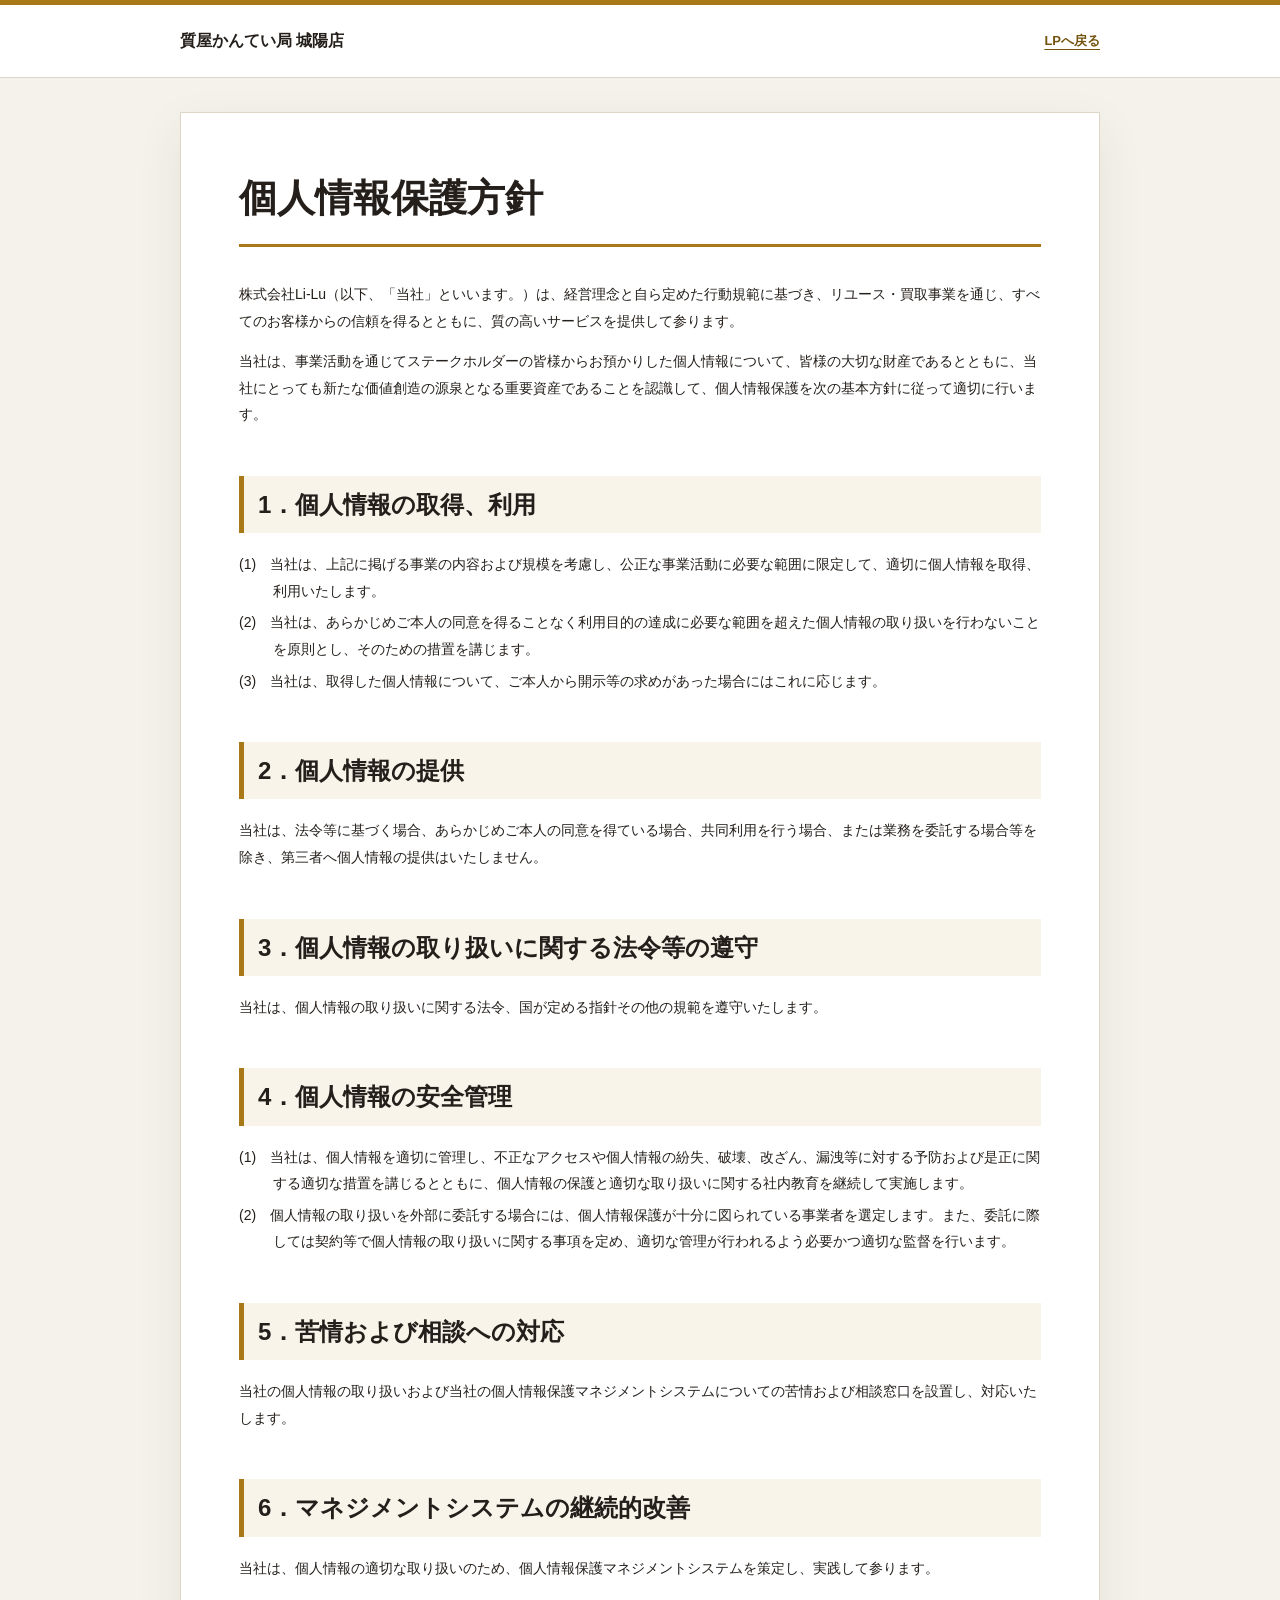
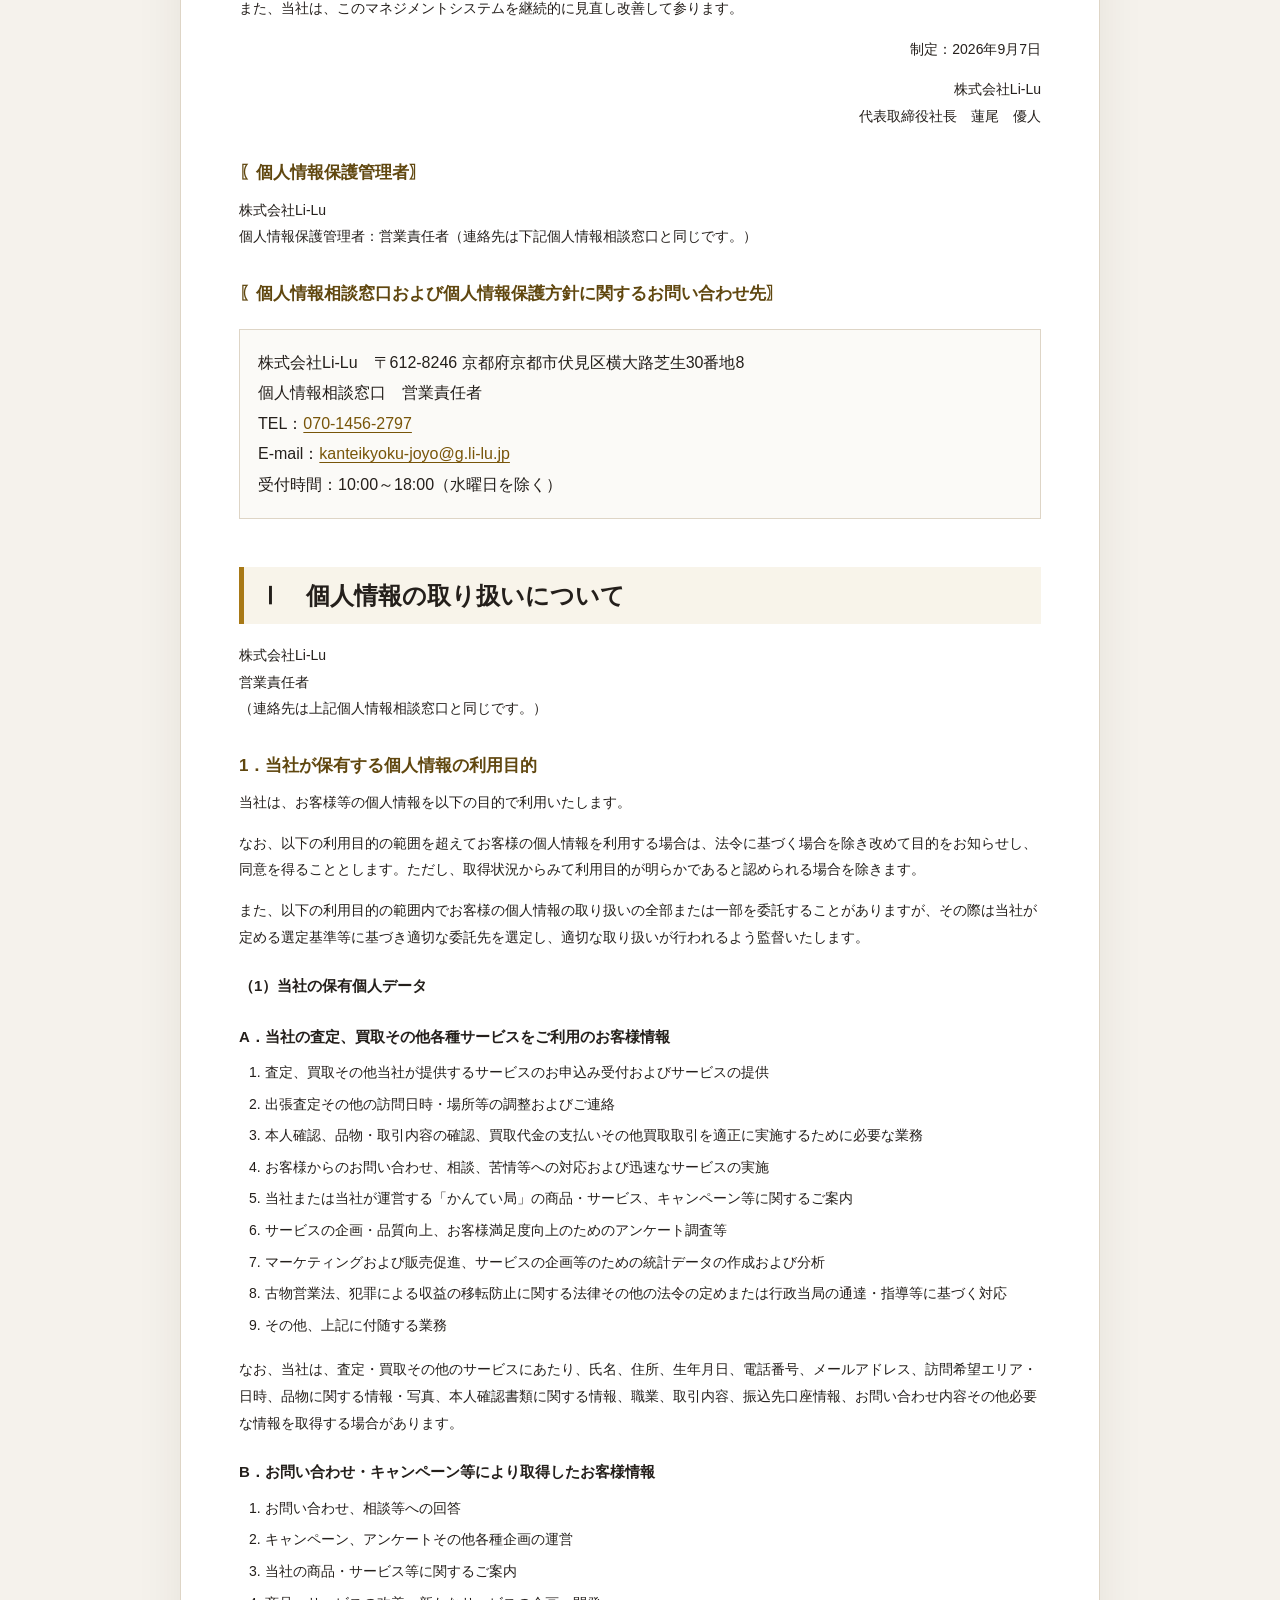
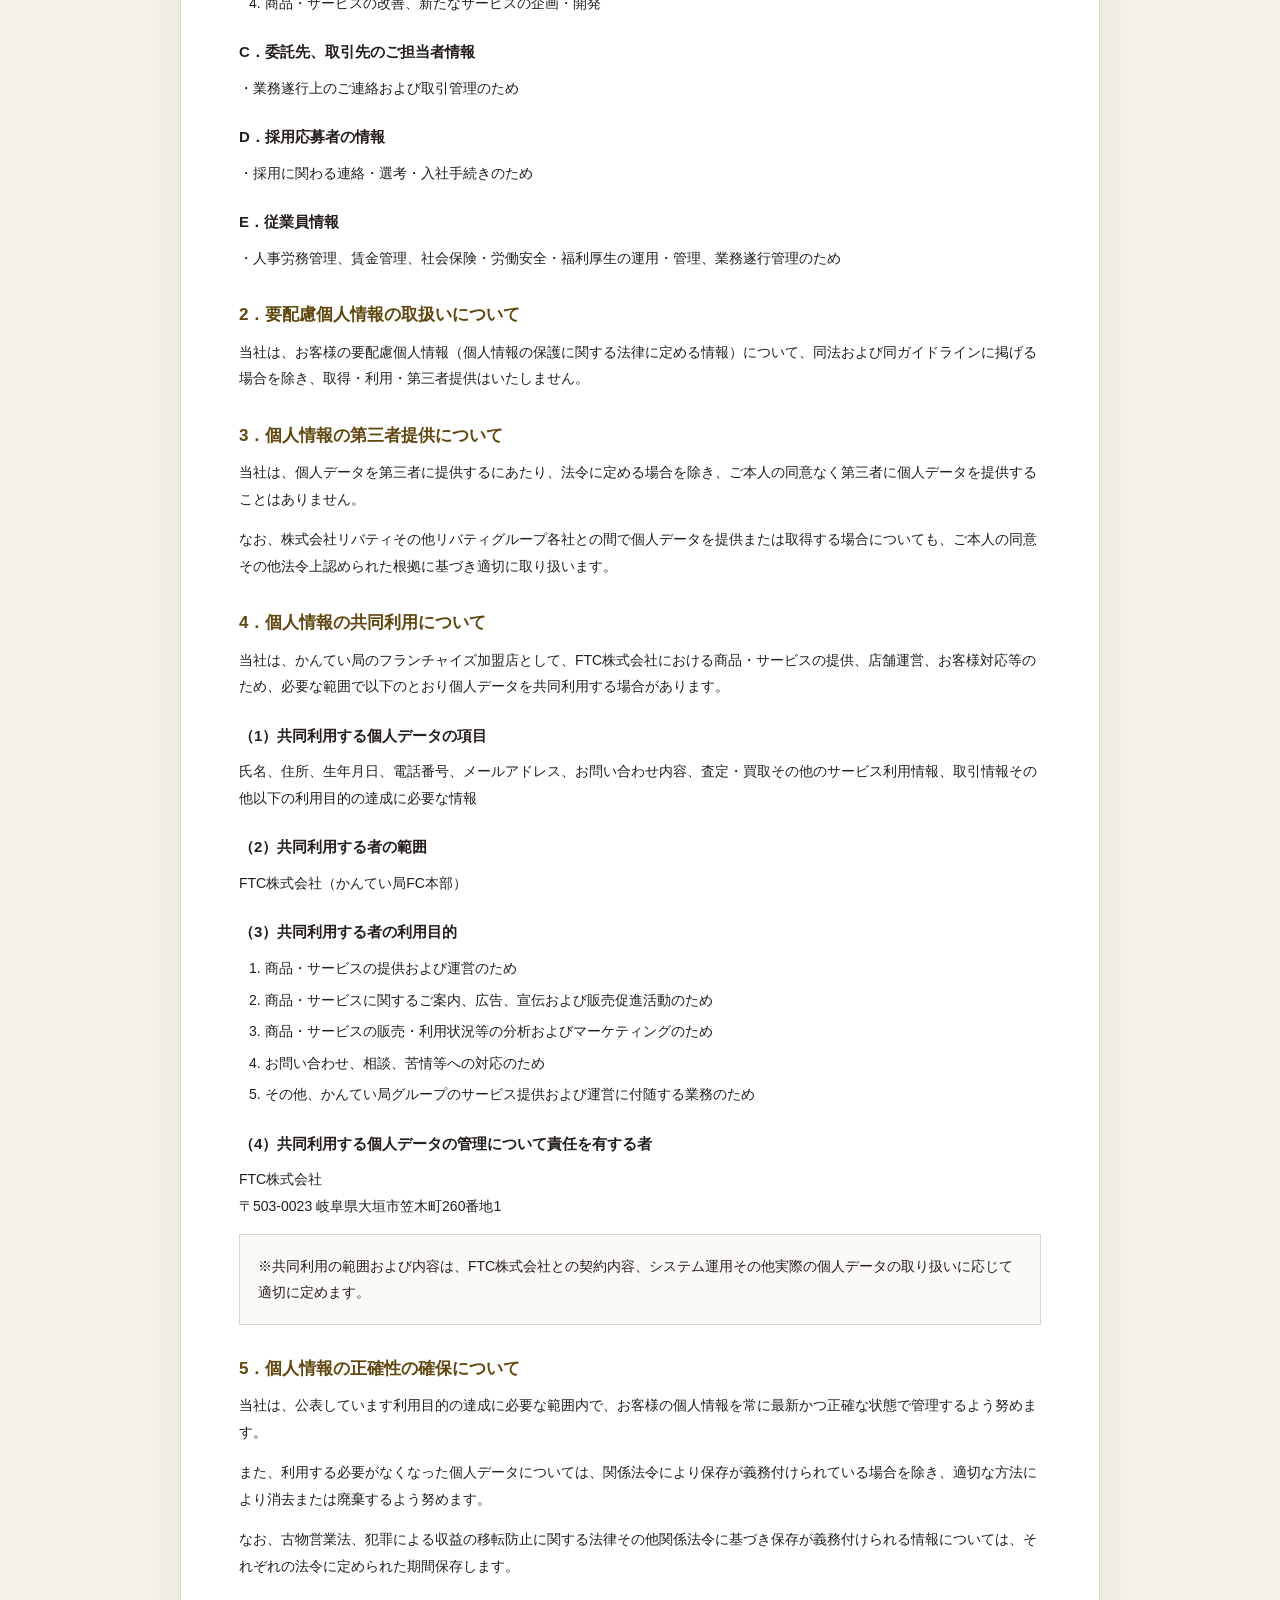
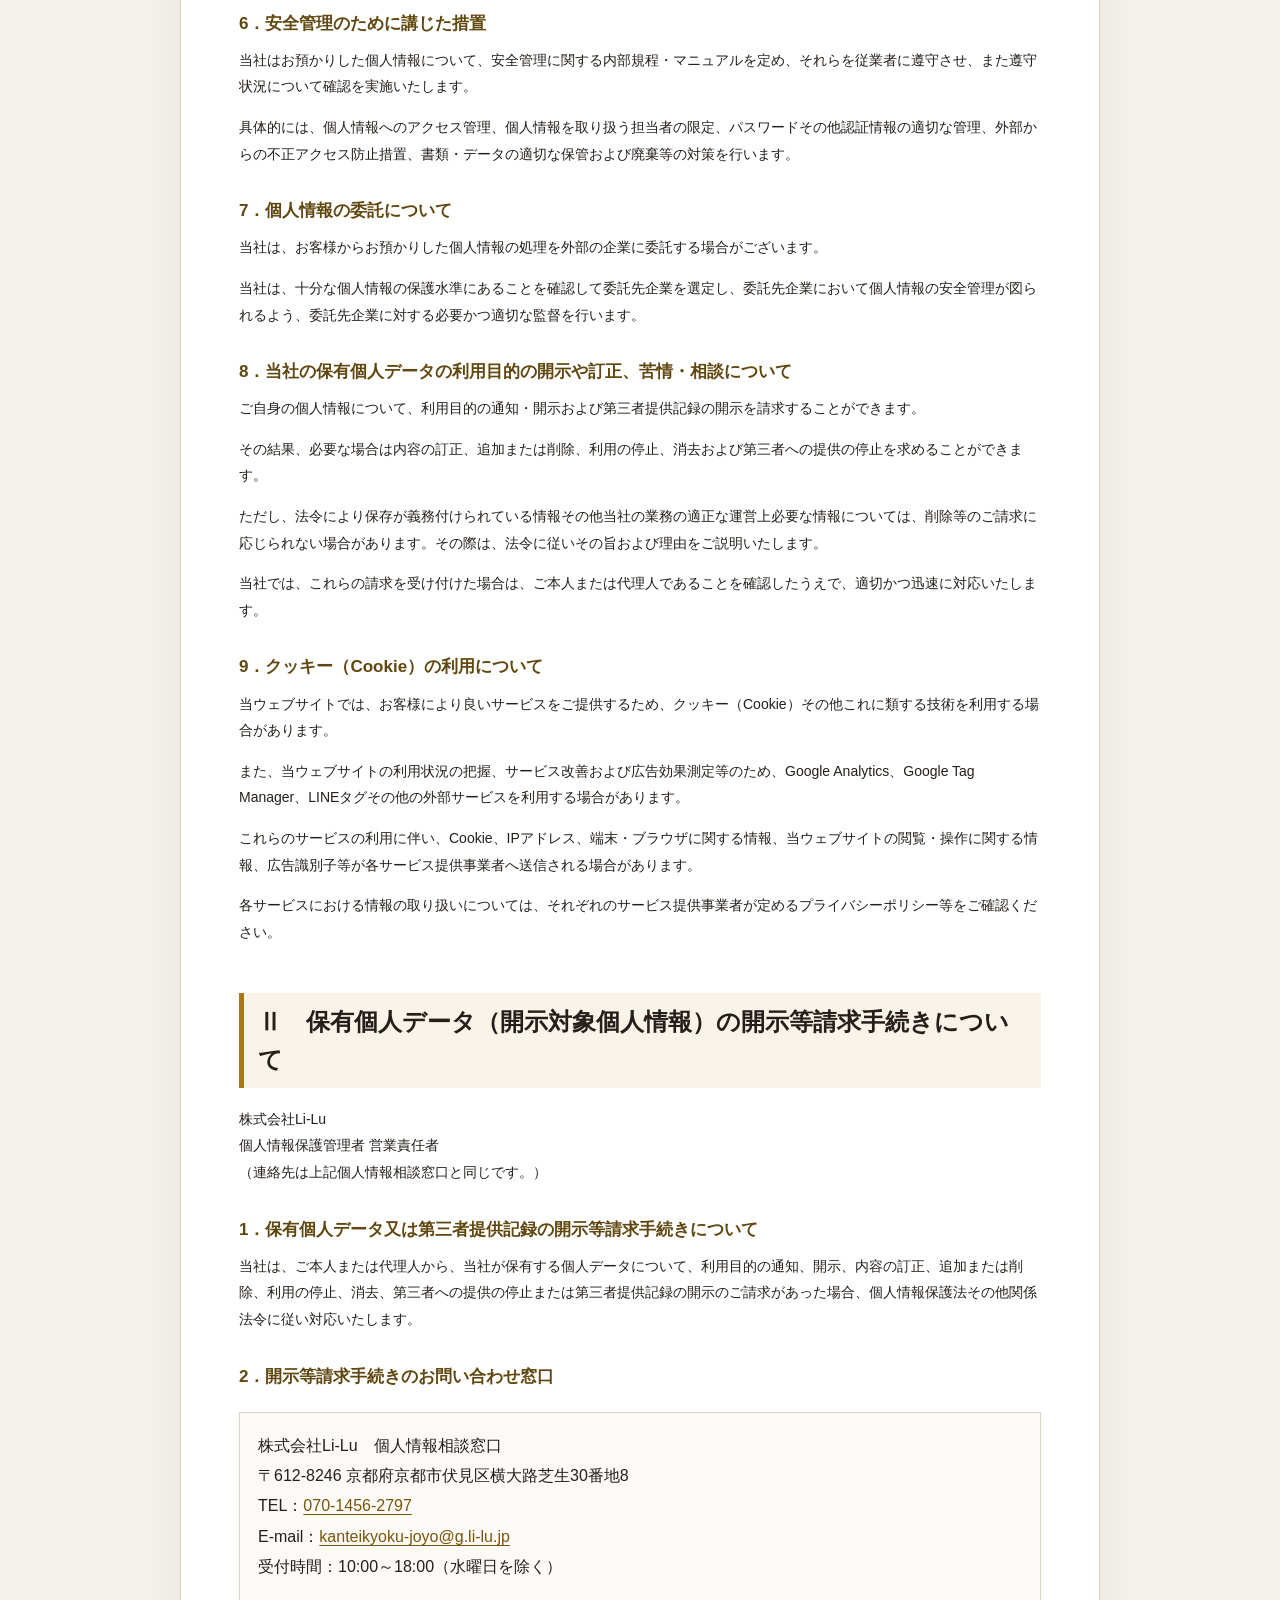
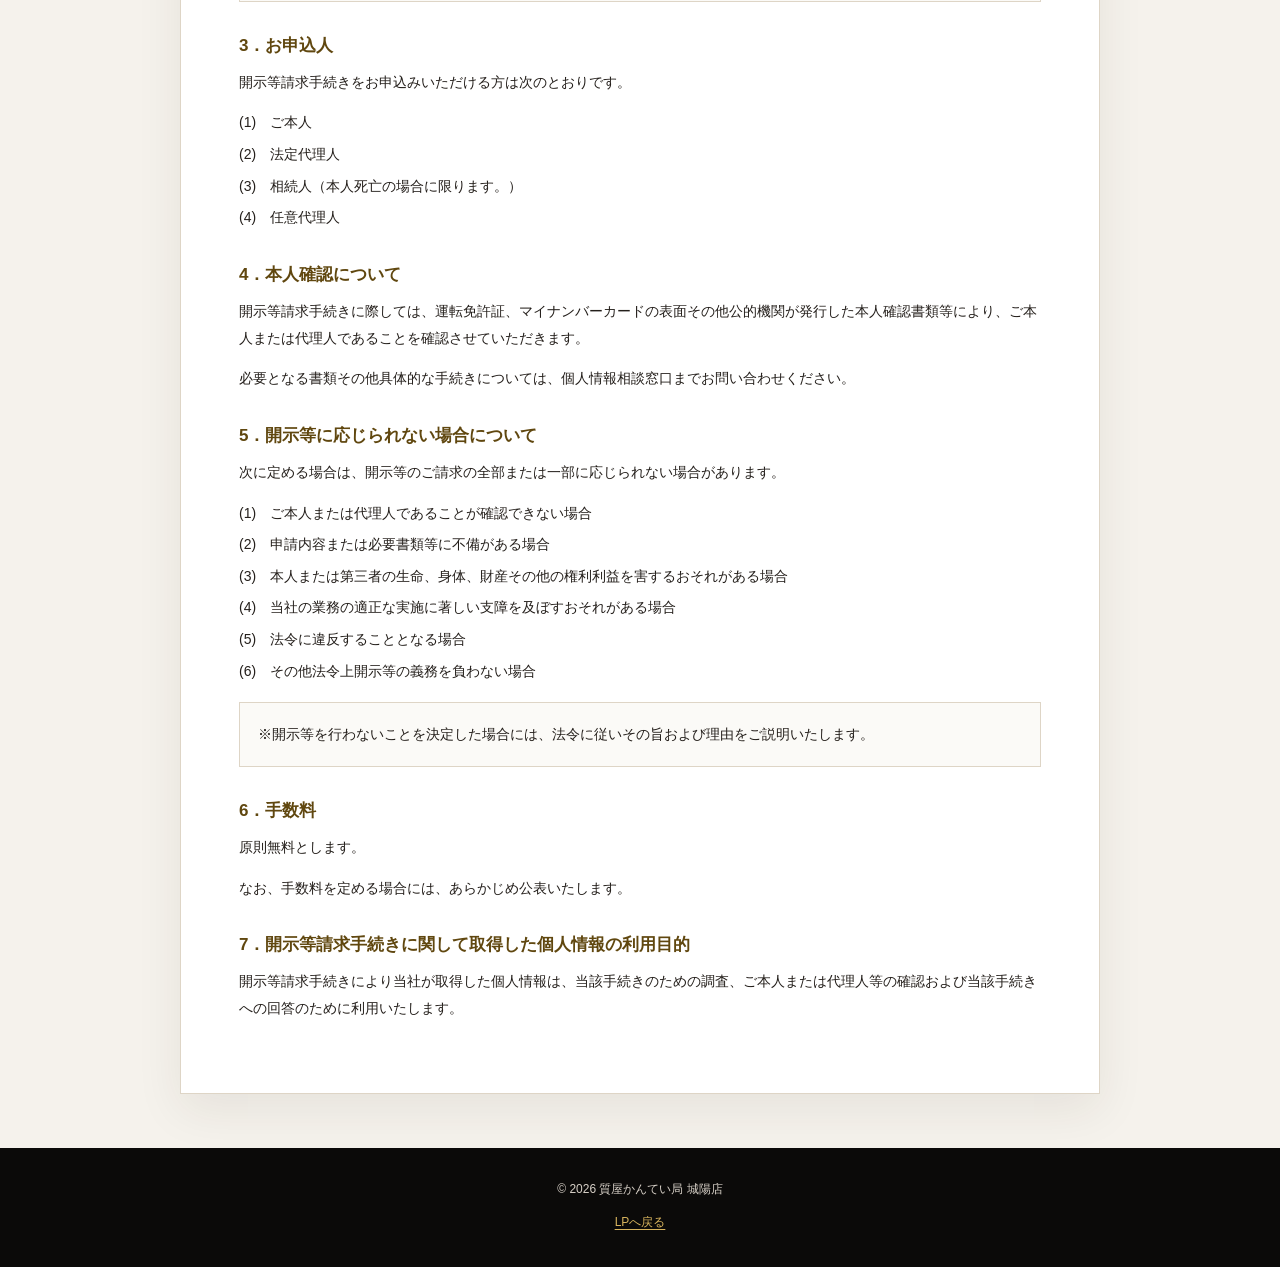
<file: jyoyo-pre-lp/privacy-policy.html>
<!doctype html>
<html lang="ja">
<head>
  <meta charset="utf-8">
  <meta name="viewport" content="width=device-width, initial-scale=1">
  <title>個人情報保護方針｜株式会社Li-Lu</title>
  <meta name="description" content="株式会社Li-Luの個人情報保護方針および個人情報の取り扱いについてご案内します。">
  <meta name="robots" content="index, follow">
  <link rel="canonical" href="https://li-lu.libertynet.jp/jyoyo-pre-lp/privacy-policy.html">
  <link rel="icon" href="./images/favicon.png">
  <link rel="stylesheet" href="./css/legal.css">
</head>
<body>
  <header class="legal-header">
    <div class="legal-header-inner">
      <a class="legal-brand" href="./index.html">質屋かんてい局 城陽店</a>
      <a class="legal-back" href="./index.html">LPへ戻る</a>
    </div>
  </header>
  <main class="legal-main">
    <h1>個人情報保護方針</h1>
    <p>株式会社Li-Lu（以下、「当社」といいます。）は、経営理念と自ら定めた行動規範に基づき、リユース・買取事業を通じ、すべてのお客様からの信頼を得るとともに、質の高いサービスを提供して参ります。</p>
    <p>当社は、事業活動を通じてステークホルダーの皆様からお預かりした個人情報について、皆様の大切な財産であるとともに、当社にとっても新たな価値創造の源泉となる重要資産であることを認識して、個人情報保護を次の基本方針に従って適切に行います。</p>

    <h2>1．個人情報の取得、利用</h2>
    <ol class="paren-list">
      <li>(1)　当社は、上記に掲げる事業の内容および規模を考慮し、公正な事業活動に必要な範囲に限定して、適切に個人情報を取得、利用いたします。</li>
      <li>(2)　当社は、あらかじめご本人の同意を得ることなく利用目的の達成に必要な範囲を超えた個人情報の取り扱いを行わないことを原則とし、そのための措置を講じます。</li>
      <li>(3)　当社は、取得した個人情報について、ご本人から開示等の求めがあった場合にはこれに応じます。</li>
    </ol>

    <h2>2．個人情報の提供</h2>
    <p>当社は、法令等に基づく場合、あらかじめご本人の同意を得ている場合、共同利用を行う場合、または業務を委託する場合等を除き、第三者へ個人情報の提供はいたしません。</p>

    <h2>3．個人情報の取り扱いに関する法令等の遵守</h2>
    <p>当社は、個人情報の取り扱いに関する法令、国が定める指針その他の規範を遵守いたします。</p>

    <h2>4．個人情報の安全管理</h2>
    <ol class="paren-list">
      <li>(1)　当社は、個人情報を適切に管理し、不正なアクセスや個人情報の紛失、破壊、改ざん、漏洩等に対する予防および是正に関する適切な措置を講じるとともに、個人情報の保護と適切な取り扱いに関する社内教育を継続して実施します。</li>
      <li>(2)　個人情報の取り扱いを外部に委託する場合には、個人情報保護が十分に図られている事業者を選定します。また、委託に際しては契約等で個人情報の取り扱いに関する事項を定め、適切な管理が行われるよう必要かつ適切な監督を行います。</li>
    </ol>

    <h2>5．苦情および相談への対応</h2>
    <p>当社の個人情報の取り扱いおよび当社の個人情報保護マネジメントシステムについての苦情および相談窓口を設置し、対応いたします。</p>

    <h2>6．マネジメントシステムの継続的改善</h2>
    <p>当社は、個人情報の適切な取り扱いのため、個人情報保護マネジメントシステムを策定し、実践して参ります。</p>
    <p>また、当社は、このマネジメントシステムを継続的に見直し改善して参ります。</p>

    <p class="legal-date">制定：2026年9月7日</p>
    <p class="legal-signature">株式会社Li-Lu<br>代表取締役社長　蓮尾　優人</p>

    <h3>〖個人情報保護管理者〗</h3>
    <p>株式会社Li-Lu<br>個人情報保護管理者：営業責任者（連絡先は下記個人情報相談窓口と同じです。）</p>

    <h3>〖個人情報相談窓口および個人情報保護方針に関するお問い合わせ先〗</h3>
    <div class="legal-contact">
      <address>
        株式会社Li-Lu　〒612-8246 京都府京都市伏見区横大路芝生30番地8<br>
        個人情報相談窓口　営業責任者<br>
        TEL：<a href="tel:07014562797">070-1456-2797</a><br>
        E-mail：<a href="mailto:kanteikyoku-joyo@g.li-lu.jp">kanteikyoku-joyo@g.li-lu.jp</a><br>
        受付時間：10:00～18:00（水曜日を除く）
      </address>
    </div>

    <h2>Ⅰ　個人情報の取り扱いについて</h2>
    <p>株式会社Li-Lu<br>営業責任者<br>（連絡先は上記個人情報相談窓口と同じです。）</p>

    <h3>1．当社が保有する個人情報の利用目的</h3>
    <p>当社は、お客様等の個人情報を以下の目的で利用いたします。</p>
    <p>なお、以下の利用目的の範囲を超えてお客様の個人情報を利用する場合は、法令に基づく場合を除き改めて目的をお知らせし、同意を得ることとします。ただし、取得状況からみて利用目的が明らかであると認められる場合を除きます。</p>
    <p>また、以下の利用目的の範囲内でお客様の個人情報の取り扱いの全部または一部を委託することがありますが、その際は当社が定める選定基準等に基づき適切な委託先を選定し、適切な取り扱いが行われるよう監督いたします。</p>

    <h4>（1）当社の保有個人データ</h4>
    <h4>A．当社の査定、買取その他各種サービスをご利用のお客様情報</h4>
    <ol>
      <li>査定、買取その他当社が提供するサービスのお申込み受付およびサービスの提供</li>
      <li>出張査定その他の訪問日時・場所等の調整およびご連絡</li>
      <li>本人確認、品物・取引内容の確認、買取代金の支払いその他買取取引を適正に実施するために必要な業務</li>
      <li>お客様からのお問い合わせ、相談、苦情等への対応および迅速なサービスの実施</li>
      <li>当社または当社が運営する「かんてい局」の商品・サービス、キャンペーン等に関するご案内</li>
      <li>サービスの企画・品質向上、お客様満足度向上のためのアンケート調査等</li>
      <li>マーケティングおよび販売促進、サービスの企画等のための統計データの作成および分析</li>
      <li>古物営業法、犯罪による収益の移転防止に関する法律その他の法令の定めまたは行政当局の通達・指導等に基づく対応</li>
      <li>その他、上記に付随する業務</li>
    </ol>
    <p>なお、当社は、査定・買取その他のサービスにあたり、氏名、住所、生年月日、電話番号、メールアドレス、訪問希望エリア・日時、品物に関する情報・写真、本人確認書類に関する情報、職業、取引内容、振込先口座情報、お問い合わせ内容その他必要な情報を取得する場合があります。</p>

    <h4>B．お問い合わせ・キャンペーン等により取得したお客様情報</h4>
    <ol>
      <li>お問い合わせ、相談等への回答</li>
      <li>キャンペーン、アンケートその他各種企画の運営</li>
      <li>当社の商品・サービス等に関するご案内</li>
      <li>商品・サービスの改善、新たなサービスの企画・開発</li>
    </ol>
    <h4>C．委託先、取引先のご担当者情報</h4>
    <p>・業務遂行上のご連絡および取引管理のため</p>
    <h4>D．採用応募者の情報</h4>
    <p>・採用に関わる連絡・選考・入社手続きのため</p>
    <h4>E．従業員情報</h4>
    <p>・人事労務管理、賃金管理、社会保険・労働安全・福利厚生の運用・管理、業務遂行管理のため</p>

    <h3>2．要配慮個人情報の取扱いについて</h3>
    <p>当社は、お客様の要配慮個人情報（個人情報の保護に関する法律に定める情報）について、同法および同ガイドラインに掲げる場合を除き、取得・利用・第三者提供はいたしません。</p>

    <h3>3．個人情報の第三者提供について</h3>
    <p>当社は、個人データを第三者に提供するにあたり、法令に定める場合を除き、ご本人の同意なく第三者に個人データを提供することはありません。</p>
    <p>なお、株式会社リバティその他リバティグループ各社との間で個人データを提供または取得する場合についても、ご本人の同意その他法令上認められた根拠に基づき適切に取り扱います。</p>

    <h3>4．個人情報の共同利用について</h3>
    <p>当社は、かんてい局のフランチャイズ加盟店として、FTC株式会社における商品・サービスの提供、店舗運営、お客様対応等のため、必要な範囲で以下のとおり個人データを共同利用する場合があります。</p>
    <h4>（1）共同利用する個人データの項目</h4>
    <p>氏名、住所、生年月日、電話番号、メールアドレス、お問い合わせ内容、査定・買取その他のサービス利用情報、取引情報その他以下の利用目的の達成に必要な情報</p>
    <h4>（2）共同利用する者の範囲</h4>
    <p>FTC株式会社（かんてい局FC本部）</p>
    <h4>（3）共同利用する者の利用目的</h4>
    <ol>
      <li>商品・サービスの提供および運営のため</li>
      <li>商品・サービスに関するご案内、広告、宣伝および販売促進活動のため</li>
      <li>商品・サービスの販売・利用状況等の分析およびマーケティングのため</li>
      <li>お問い合わせ、相談、苦情等への対応のため</li>
      <li>その他、かんてい局グループのサービス提供および運営に付随する業務のため</li>
    </ol>
    <h4>（4）共同利用する個人データの管理について責任を有する者</h4>
    <p>FTC株式会社<br>〒503-0023 岐阜県大垣市笠木町260番地1</p>
    <p class="legal-note">※共同利用の範囲および内容は、FTC株式会社との契約内容、システム運用その他実際の個人データの取り扱いに応じて適切に定めます。</p>

    <h3>5．個人情報の正確性の確保について</h3>
    <p>当社は、公表しています利用目的の達成に必要な範囲内で、お客様の個人情報を常に最新かつ正確な状態で管理するよう努めます。</p>
    <p>また、利用する必要がなくなった個人データについては、関係法令により保存が義務付けられている場合を除き、適切な方法により消去または廃棄するよう努めます。</p>
    <p>なお、古物営業法、犯罪による収益の移転防止に関する法律その他関係法令に基づき保存が義務付けられる情報については、それぞれの法令に定められた期間保存します。</p>

    <h3>6．安全管理のために講じた措置</h3>
    <p>当社はお預かりした個人情報について、安全管理に関する内部規程・マニュアルを定め、それらを従業者に遵守させ、また遵守状況について確認を実施いたします。</p>
    <p>具体的には、個人情報へのアクセス管理、個人情報を取り扱う担当者の限定、パスワードその他認証情報の適切な管理、外部からの不正アクセス防止措置、書類・データの適切な保管および廃棄等の対策を行います。</p>

    <h3>7．個人情報の委託について</h3>
    <p>当社は、お客様からお預かりした個人情報の処理を外部の企業に委託する場合がございます。</p>
    <p>当社は、十分な個人情報の保護水準にあることを確認して委託先企業を選定し、委託先企業において個人情報の安全管理が図られるよう、委託先企業に対する必要かつ適切な監督を行います。</p>

    <h3>8．当社の保有個人データの利用目的の開示や訂正、苦情・相談について</h3>
    <p>ご自身の個人情報について、利用目的の通知・開示および第三者提供記録の開示を請求することができます。</p>
    <p>その結果、必要な場合は内容の訂正、追加または削除、利用の停止、消去および第三者への提供の停止を求めることができます。</p>
    <p>ただし、法令により保存が義務付けられている情報その他当社の業務の適正な運営上必要な情報については、削除等のご請求に応じられない場合があります。その際は、法令に従いその旨および理由をご説明いたします。</p>
    <p>当社では、これらの請求を受け付けた場合は、ご本人または代理人であることを確認したうえで、適切かつ迅速に対応いたします。</p>

    <h3>9．クッキー（Cookie）の利用について</h3>
    <p>当ウェブサイトでは、お客様により良いサービスをご提供するため、クッキー（Cookie）その他これに類する技術を利用する場合があります。</p>
    <p>また、当ウェブサイトの利用状況の把握、サービス改善および広告効果測定等のため、Google Analytics、Google Tag Manager、LINEタグその他の外部サービスを利用する場合があります。</p>
    <p>これらのサービスの利用に伴い、Cookie、IPアドレス、端末・ブラウザに関する情報、当ウェブサイトの閲覧・操作に関する情報、広告識別子等が各サービス提供事業者へ送信される場合があります。</p>
    <p>各サービスにおける情報の取り扱いについては、それぞれのサービス提供事業者が定めるプライバシーポリシー等をご確認ください。</p>

    <h2>Ⅱ　保有個人データ（開示対象個人情報）の開示等請求手続きについて</h2>
    <p>株式会社Li-Lu<br>個人情報保護管理者 営業責任者<br>（連絡先は上記個人情報相談窓口と同じです。）</p>

    <h3>1．保有個人データ又は第三者提供記録の開示等請求手続きについて</h3>
    <p>当社は、ご本人または代理人から、当社が保有する個人データについて、利用目的の通知、開示、内容の訂正、追加または削除、利用の停止、消去、第三者への提供の停止または第三者提供記録の開示のご請求があった場合、個人情報保護法その他関係法令に従い対応いたします。</p>

    <h3>2．開示等請求手続きのお問い合わせ窓口</h3>
    <div class="legal-contact">
      <address>
        株式会社Li-Lu　個人情報相談窓口<br>
        〒612-8246 京都府京都市伏見区横大路芝生30番地8<br>
        TEL：<a href="tel:07014562797">070-1456-2797</a><br>
        E-mail：<a href="mailto:kanteikyoku-joyo@g.li-lu.jp">kanteikyoku-joyo@g.li-lu.jp</a><br>
        受付時間：10:00～18:00（水曜日を除く）
      </address>
    </div>

    <h3>3．お申込人</h3>
    <p>開示等請求手続きをお申込みいただける方は次のとおりです。</p>
    <ol class="paren-list">
      <li>(1)　ご本人</li>
      <li>(2)　法定代理人</li>
      <li>(3)　相続人（本人死亡の場合に限ります。）</li>
      <li>(4)　任意代理人</li>
    </ol>

    <h3>4．本人確認について</h3>
    <p>開示等請求手続きに際しては、運転免許証、マイナンバーカードの表面その他公的機関が発行した本人確認書類等により、ご本人または代理人であることを確認させていただきます。</p>
    <p>必要となる書類その他具体的な手続きについては、個人情報相談窓口までお問い合わせください。</p>

    <h3>5．開示等に応じられない場合について</h3>
    <p>次に定める場合は、開示等のご請求の全部または一部に応じられない場合があります。</p>
    <ol class="paren-list">
      <li>(1)　ご本人または代理人であることが確認できない場合</li>
      <li>(2)　申請内容または必要書類等に不備がある場合</li>
      <li>(3)　本人または第三者の生命、身体、財産その他の権利利益を害するおそれがある場合</li>
      <li>(4)　当社の業務の適正な実施に著しい支障を及ぼすおそれがある場合</li>
      <li>(5)　法令に違反することとなる場合</li>
      <li>(6)　その他法令上開示等の義務を負わない場合</li>
    </ol>
    <p class="legal-note">※開示等を行わないことを決定した場合には、法令に従いその旨および理由をご説明いたします。</p>

    <h3>6．手数料</h3>
    <p>原則無料とします。</p>
    <p>なお、手数料を定める場合には、あらかじめ公表いたします。</p>

    <h3>7．開示等請求手続きに関して取得した個人情報の利用目的</h3>
    <p>開示等請求手続きにより当社が取得した個人情報は、当該手続きのための調査、ご本人または代理人等の確認および当該手続きへの回答のために利用いたします。</p>
  </main>
  <footer class="legal-footer">
    <div class="legal-footer-inner">
      <p>© 2026 質屋かんてい局 城陽店</p>
      <a href="./index.html">LPへ戻る</a>
    </div>
  </footer>
</body>
</html>
</file>
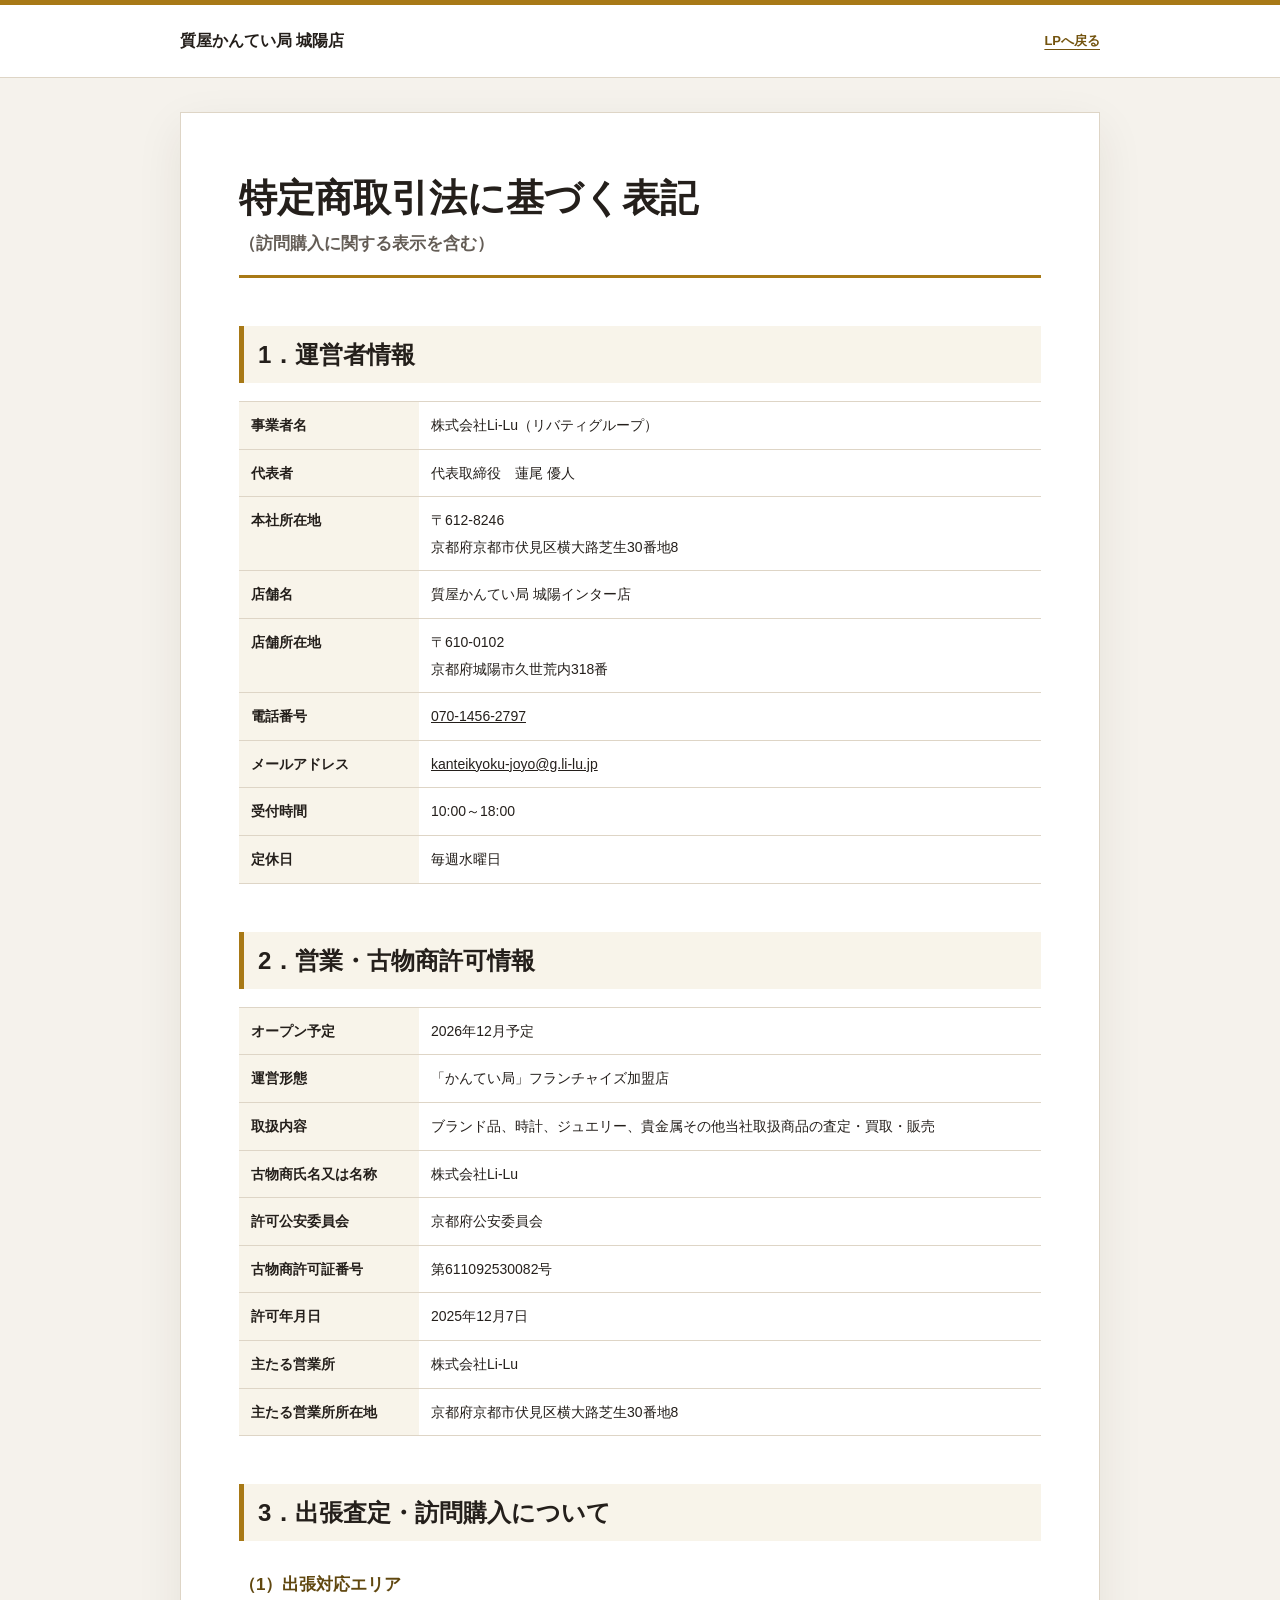
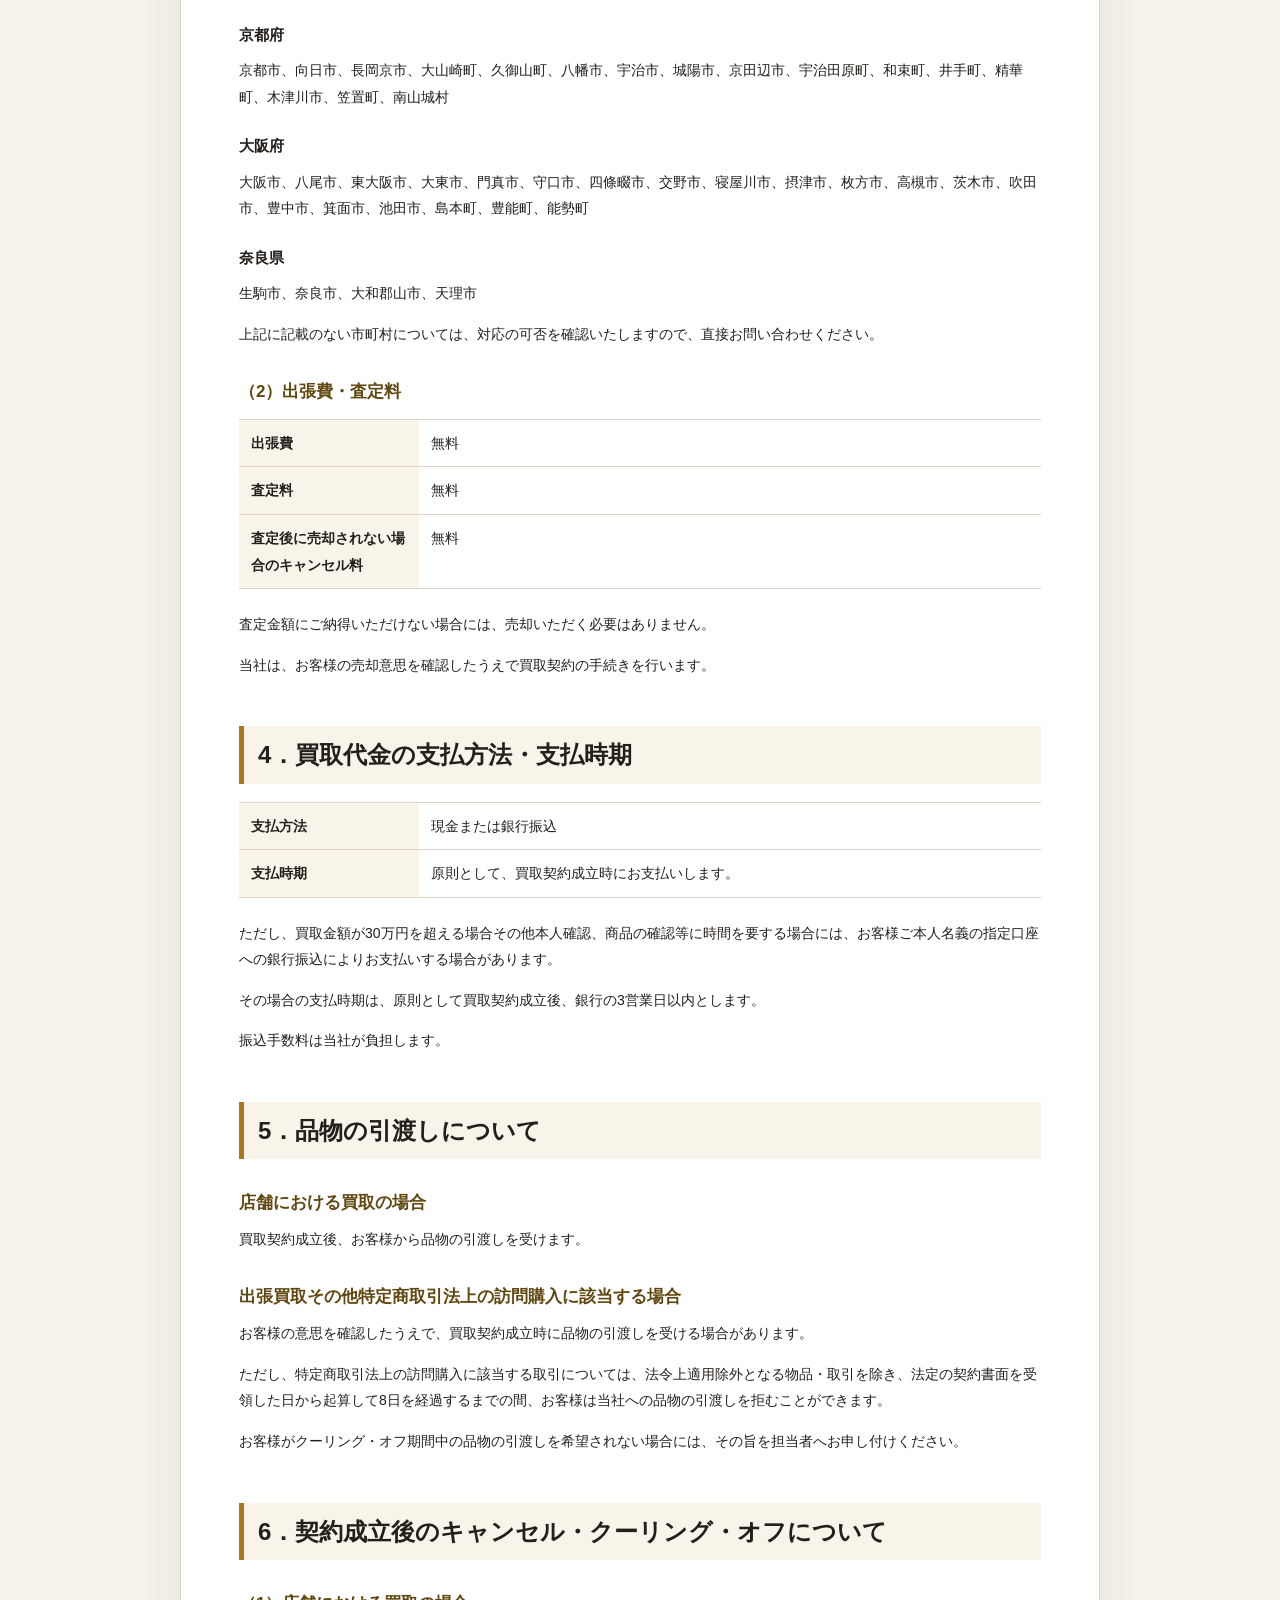
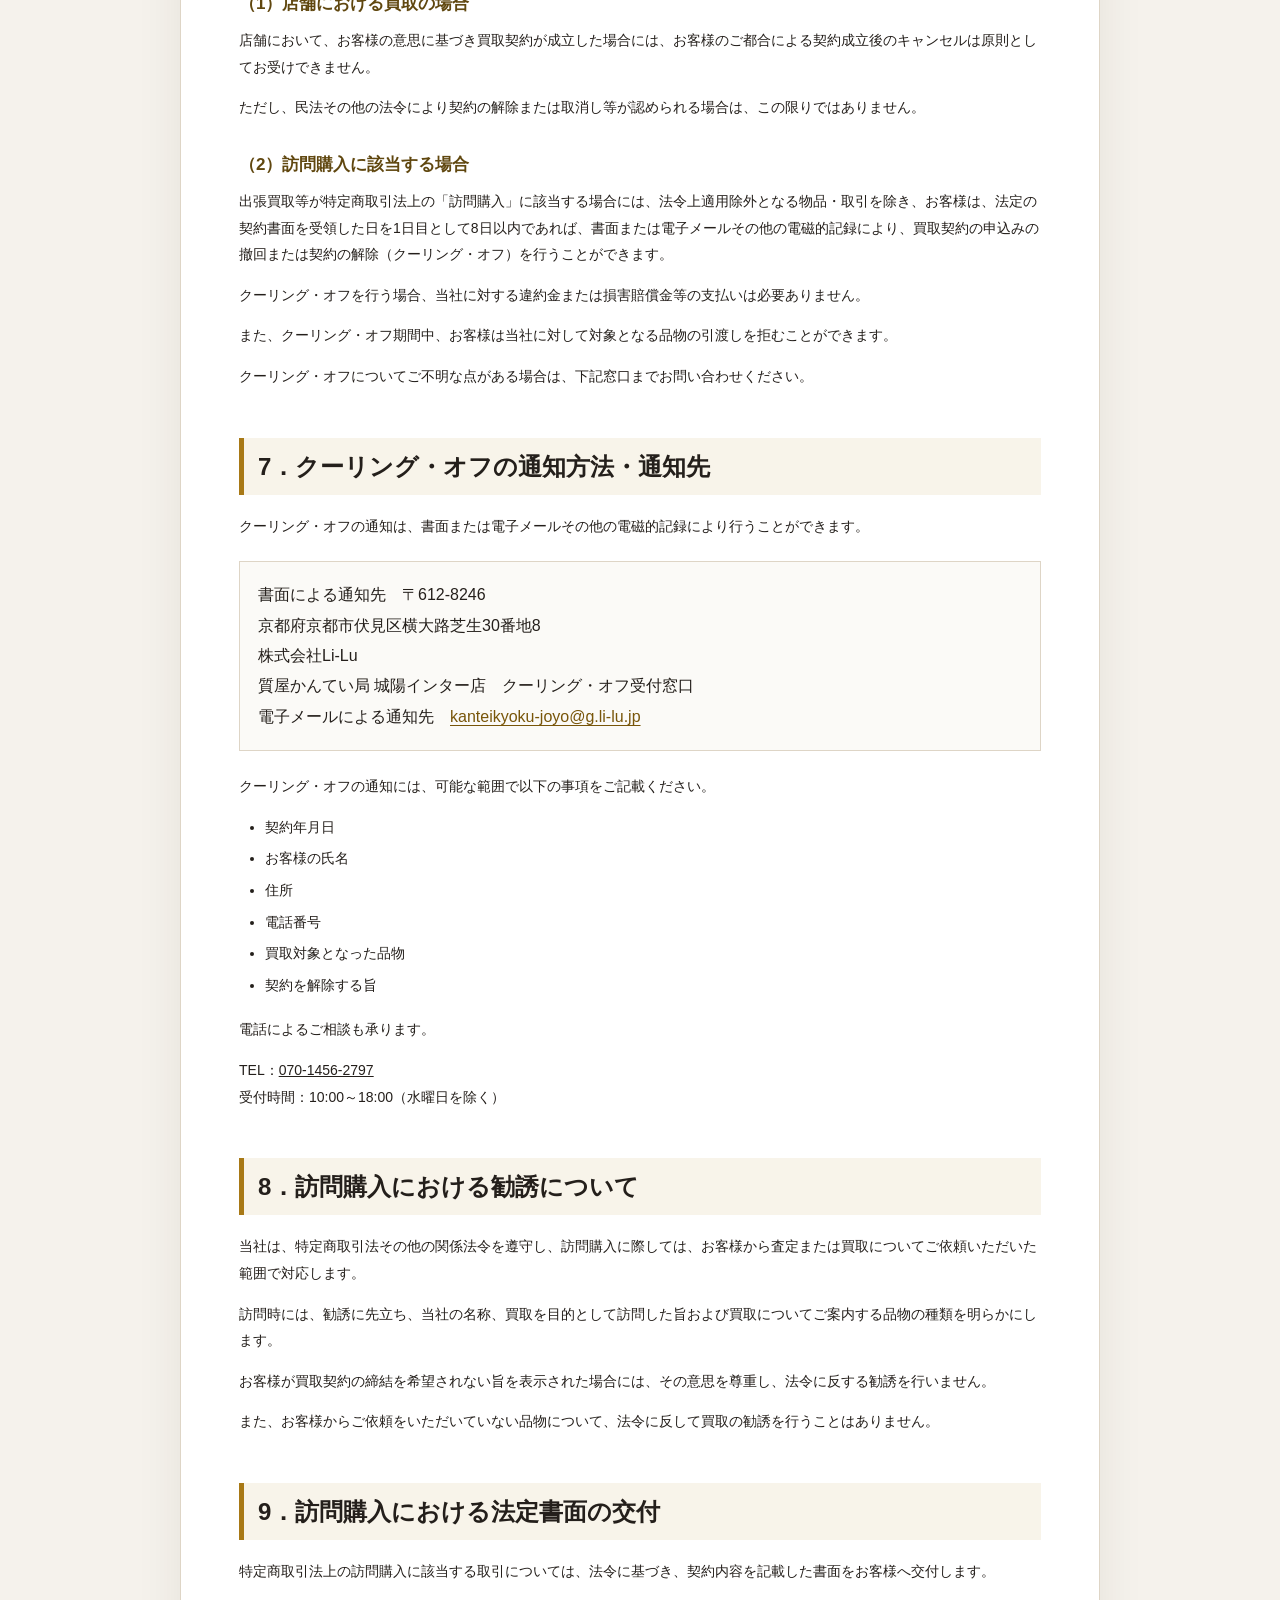
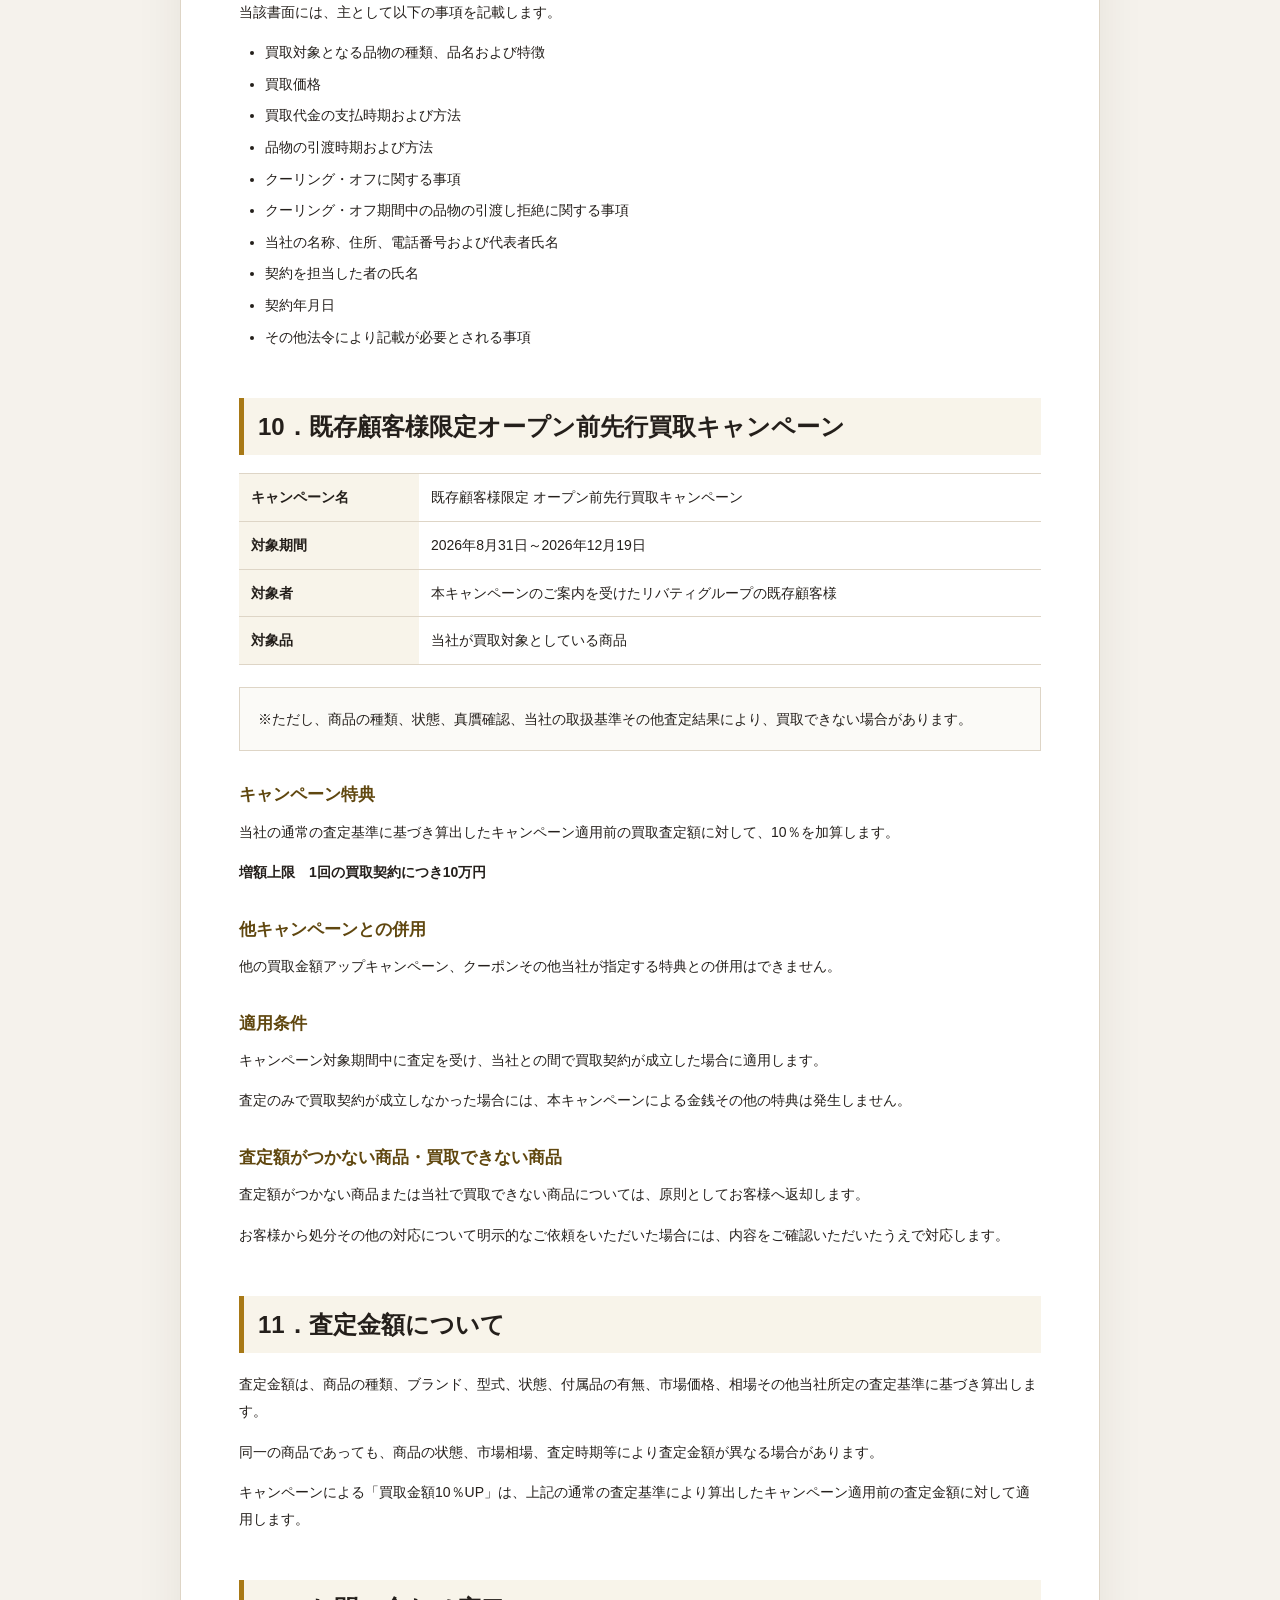
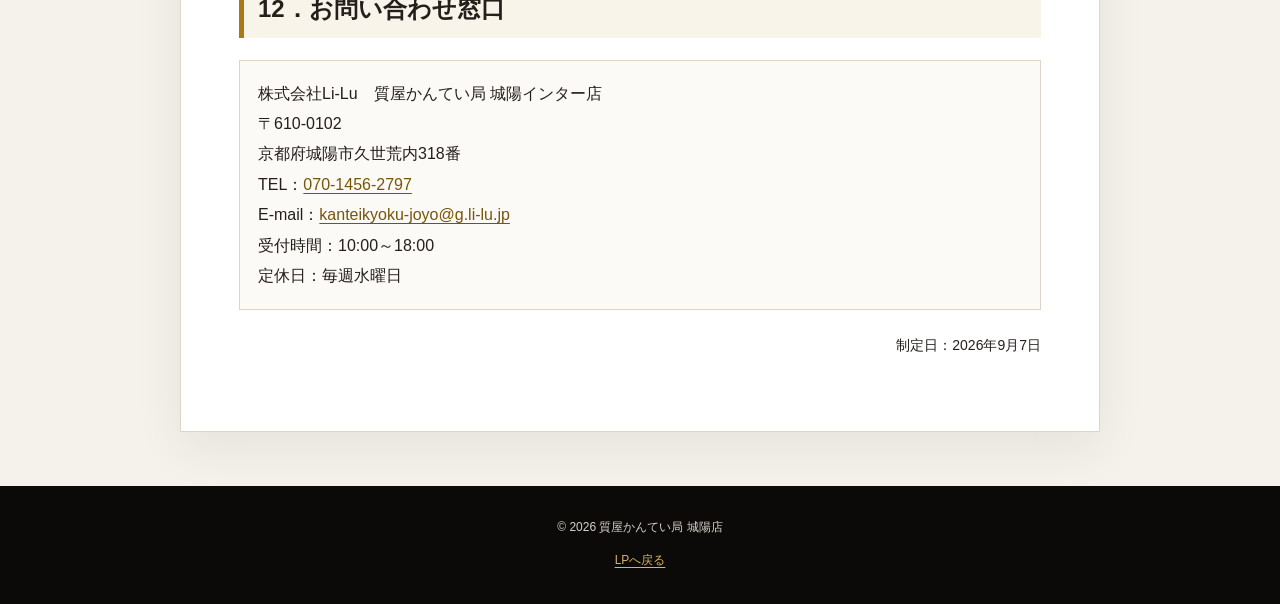
<file: jyoyo-pre-lp/tokushoho.html>
<!doctype html>
<html lang="ja">
<head>
  <meta charset="utf-8">
  <meta name="viewport" content="width=device-width, initial-scale=1">
  <title>特定商取引法に基づく表記｜株式会社Li-Lu</title>
  <meta name="description" content="株式会社Li-Luが運営する質屋かんてい局 城陽インター店の特定商取引法に基づく表記です。">
  <meta name="robots" content="index, follow">
  <link rel="canonical" href="https://li-lu.libertynet.jp/jyoyo-pre-lp/tokushoho.html">
  <link rel="icon" href="./images/favicon.png">
  <link rel="stylesheet" href="./css/legal.css">
</head>
<body>
  <header class="legal-header">
    <div class="legal-header-inner">
      <a class="legal-brand" href="./index.html">質屋かんてい局 城陽店</a>
      <a class="legal-back" href="./index.html">LPへ戻る</a>
    </div>
  </header>
  <main class="legal-main">
    <h1>特定商取引法に基づく表記<small>（訪問購入に関する表示を含む）</small></h1>

    <h2>1．運営者情報</h2>
    <dl class="legal-data">
      <div><dt>事業者名</dt><dd>株式会社Li-Lu（リバティグループ）</dd></div>
      <div><dt>代表者</dt><dd>代表取締役　蓮尾 優人</dd></div>
      <div><dt>本社所在地</dt><dd>〒612-8246<br>京都府京都市伏見区横大路芝生30番地8</dd></div>
      <div><dt>店舗名</dt><dd>質屋かんてい局 城陽インター店</dd></div>
      <div><dt>店舗所在地</dt><dd>〒610-0102<br>京都府城陽市久世荒内318番</dd></div>
      <div><dt>電話番号</dt><dd><a href="tel:07014562797">070-1456-2797</a></dd></div>
      <div><dt>メールアドレス</dt><dd><a href="mailto:kanteikyoku-joyo@g.li-lu.jp">kanteikyoku-joyo@g.li-lu.jp</a></dd></div>
      <div><dt>受付時間</dt><dd>10:00～18:00</dd></div>
      <div><dt>定休日</dt><dd>毎週水曜日</dd></div>
    </dl>

    <h2>2．営業・古物商許可情報</h2>
    <dl class="legal-data">
      <div><dt>オープン予定</dt><dd>2026年12月予定</dd></div>
      <div><dt>運営形態</dt><dd>「かんてい局」フランチャイズ加盟店</dd></div>
      <div><dt>取扱内容</dt><dd>ブランド品、時計、ジュエリー、貴金属その他当社取扱商品の査定・買取・販売</dd></div>
      <div><dt>古物商氏名又は名称</dt><dd>株式会社Li-Lu</dd></div>
      <div><dt>許可公安委員会</dt><dd>京都府公安委員会</dd></div>
      <div><dt>古物商許可証番号</dt><dd>第611092530082号</dd></div>
      <div><dt>許可年月日</dt><dd>2025年12月7日</dd></div>
      <div><dt>主たる営業所</dt><dd>株式会社Li-Lu</dd></div>
      <div><dt>主たる営業所所在地</dt><dd>京都府京都市伏見区横大路芝生30番地8</dd></div>
    </dl>

    <h2>3．出張査定・訪問購入について</h2>
    <h3>（1）出張対応エリア</h3>
    <h4>京都府</h4>
    <p>京都市、向日市、長岡京市、大山崎町、久御山町、八幡市、宇治市、城陽市、京田辺市、宇治田原町、和束町、井手町、精華町、木津川市、笠置町、南山城村</p>
    <h4>大阪府</h4>
    <p>大阪市、八尾市、東大阪市、大東市、門真市、守口市、四條畷市、交野市、寝屋川市、摂津市、枚方市、高槻市、茨木市、吹田市、豊中市、箕面市、池田市、島本町、豊能町、能勢町</p>
    <h4>奈良県</h4>
    <p>生駒市、奈良市、大和郡山市、天理市</p>
    <p>上記に記載のない市町村については、対応の可否を確認いたしますので、直接お問い合わせください。</p>

    <h3>（2）出張費・査定料</h3>
    <dl class="legal-data">
      <div><dt>出張費</dt><dd>無料</dd></div>
      <div><dt>査定料</dt><dd>無料</dd></div>
      <div><dt>査定後に売却されない場合のキャンセル料</dt><dd>無料</dd></div>
    </dl>
    <p>査定金額にご納得いただけない場合には、売却いただく必要はありません。</p>
    <p>当社は、お客様の売却意思を確認したうえで買取契約の手続きを行います。</p>

    <h2>4．買取代金の支払方法・支払時期</h2>
    <dl class="legal-data">
      <div><dt>支払方法</dt><dd>現金または銀行振込</dd></div>
      <div><dt>支払時期</dt><dd>原則として、買取契約成立時にお支払いします。</dd></div>
    </dl>
    <p>ただし、買取金額が30万円を超える場合その他本人確認、商品の確認等に時間を要する場合には、お客様ご本人名義の指定口座への銀行振込によりお支払いする場合があります。</p>
    <p>その場合の支払時期は、原則として買取契約成立後、銀行の3営業日以内とします。</p>
    <p>振込手数料は当社が負担します。</p>

    <h2>5．品物の引渡しについて</h2>
    <h3>店舗における買取の場合</h3>
    <p>買取契約成立後、お客様から品物の引渡しを受けます。</p>
    <h3>出張買取その他特定商取引法上の訪問購入に該当する場合</h3>
    <p>お客様の意思を確認したうえで、買取契約成立時に品物の引渡しを受ける場合があります。</p>
    <p>ただし、特定商取引法上の訪問購入に該当する取引については、法令上適用除外となる物品・取引を除き、法定の契約書面を受領した日から起算して8日を経過するまでの間、お客様は当社への品物の引渡しを拒むことができます。</p>
    <p>お客様がクーリング・オフ期間中の品物の引渡しを希望されない場合には、その旨を担当者へお申し付けください。</p>

    <h2>6．契約成立後のキャンセル・クーリング・オフについて</h2>
    <h3>（1）店舗における買取の場合</h3>
    <p>店舗において、お客様の意思に基づき買取契約が成立した場合には、お客様のご都合による契約成立後のキャンセルは原則としてお受けできません。</p>
    <p>ただし、民法その他の法令により契約の解除または取消し等が認められる場合は、この限りではありません。</p>
    <h3>（2）訪問購入に該当する場合</h3>
    <p>出張買取等が特定商取引法上の「訪問購入」に該当する場合には、法令上適用除外となる物品・取引を除き、お客様は、法定の契約書面を受領した日を1日目として8日以内であれば、書面または電子メールその他の電磁的記録により、買取契約の申込みの撤回または契約の解除（クーリング・オフ）を行うことができます。</p>
    <p>クーリング・オフを行う場合、当社に対する違約金または損害賠償金等の支払いは必要ありません。</p>
    <p>また、クーリング・オフ期間中、お客様は当社に対して対象となる品物の引渡しを拒むことができます。</p>
    <p>クーリング・オフについてご不明な点がある場合は、下記窓口までお問い合わせください。</p>

    <h2>7．クーリング・オフの通知方法・通知先</h2>
    <p>クーリング・オフの通知は、書面または電子メールその他の電磁的記録により行うことができます。</p>
    <div class="legal-contact">
      <address>
        書面による通知先　〒612-8246<br>
        京都府京都市伏見区横大路芝生30番地8<br>
        株式会社Li-Lu<br>
        質屋かんてい局 城陽インター店　クーリング・オフ受付窓口<br>
        電子メールによる通知先　<a href="mailto:kanteikyoku-joyo@g.li-lu.jp">kanteikyoku-joyo@g.li-lu.jp</a>
      </address>
    </div>
    <p>クーリング・オフの通知には、可能な範囲で以下の事項をご記載ください。</p>
    <ul>
      <li>契約年月日</li>
      <li>お客様の氏名</li>
      <li>住所</li>
      <li>電話番号</li>
      <li>買取対象となった品物</li>
      <li>契約を解除する旨</li>
    </ul>
    <p>電話によるご相談も承ります。</p>
    <p>TEL：<a href="tel:07014562797">070-1456-2797</a><br>受付時間：10:00～18:00（水曜日を除く）</p>

    <h2>8．訪問購入における勧誘について</h2>
    <p>当社は、特定商取引法その他の関係法令を遵守し、訪問購入に際しては、お客様から査定または買取についてご依頼いただいた範囲で対応します。</p>
    <p>訪問時には、勧誘に先立ち、当社の名称、買取を目的として訪問した旨および買取についてご案内する品物の種類を明らかにします。</p>
    <p>お客様が買取契約の締結を希望されない旨を表示された場合には、その意思を尊重し、法令に反する勧誘を行いません。</p>
    <p>また、お客様からご依頼をいただいていない品物について、法令に反して買取の勧誘を行うことはありません。</p>

    <h2>9．訪問購入における法定書面の交付</h2>
    <p>特定商取引法上の訪問購入に該当する取引については、法令に基づき、契約内容を記載した書面をお客様へ交付します。</p>
    <p>当該書面には、主として以下の事項を記載します。</p>
    <ul>
      <li>買取対象となる品物の種類、品名および特徴</li>
      <li>買取価格</li>
      <li>買取代金の支払時期および方法</li>
      <li>品物の引渡時期および方法</li>
      <li>クーリング・オフに関する事項</li>
      <li>クーリング・オフ期間中の品物の引渡し拒絶に関する事項</li>
      <li>当社の名称、住所、電話番号および代表者氏名</li>
      <li>契約を担当した者の氏名</li>
      <li>契約年月日</li>
      <li>その他法令により記載が必要とされる事項</li>
    </ul>

    <h2>10．既存顧客様限定オープン前先行買取キャンペーン</h2>
    <dl class="legal-data">
      <div><dt>キャンペーン名</dt><dd>既存顧客様限定 オープン前先行買取キャンペーン</dd></div>
      <div><dt>対象期間</dt><dd>2026年8月31日～2026年12月19日</dd></div>
      <div><dt>対象者</dt><dd>本キャンペーンのご案内を受けたリバティグループの既存顧客様</dd></div>
      <div><dt>対象品</dt><dd>当社が買取対象としている商品</dd></div>
    </dl>
    <p class="legal-note">※ただし、商品の種類、状態、真贋確認、当社の取扱基準その他査定結果により、買取できない場合があります。</p>
    <h3>キャンペーン特典</h3>
    <p>当社の通常の査定基準に基づき算出したキャンペーン適用前の買取査定額に対して、10％を加算します。</p>
    <p><strong>増額上限　1回の買取契約につき10万円</strong></p>
    <h3>他キャンペーンとの併用</h3>
    <p>他の買取金額アップキャンペーン、クーポンその他当社が指定する特典との併用はできません。</p>
    <h3>適用条件</h3>
    <p>キャンペーン対象期間中に査定を受け、当社との間で買取契約が成立した場合に適用します。</p>
    <p>査定のみで買取契約が成立しなかった場合には、本キャンペーンによる金銭その他の特典は発生しません。</p>
    <h3>査定額がつかない商品・買取できない商品</h3>
    <p>査定額がつかない商品または当社で買取できない商品については、原則としてお客様へ返却します。</p>
    <p>お客様から処分その他の対応について明示的なご依頼をいただいた場合には、内容をご確認いただいたうえで対応します。</p>

    <h2>11．査定金額について</h2>
    <p>査定金額は、商品の種類、ブランド、型式、状態、付属品の有無、市場価格、相場その他当社所定の査定基準に基づき算出します。</p>
    <p>同一の商品であっても、商品の状態、市場相場、査定時期等により査定金額が異なる場合があります。</p>
    <p>キャンペーンによる「買取金額10％UP」は、上記の通常の査定基準により算出したキャンペーン適用前の査定金額に対して適用します。</p>

    <h2>12．お問い合わせ窓口</h2>
    <div class="legal-contact">
      <address>
        株式会社Li-Lu　質屋かんてい局 城陽インター店<br>
        〒610-0102<br>
        京都府城陽市久世荒内318番<br>
        TEL：<a href="tel:07014562797">070-1456-2797</a><br>
        E-mail：<a href="mailto:kanteikyoku-joyo@g.li-lu.jp">kanteikyoku-joyo@g.li-lu.jp</a><br>
        受付時間：10:00～18:00<br>
        定休日：毎週水曜日
      </address>
    </div>
    <p class="legal-date">制定日：2026年9月7日</p>
  </main>
  <footer class="legal-footer">
    <div class="legal-footer-inner">
      <p>© 2026 質屋かんてい局 城陽店</p>
      <a href="./index.html">LPへ戻る</a>
    </div>
  </footer>
</body>
</html>
</file>
<file: jyoyo-pre-lp/styles.css>
:root {
  --orange: #f58220;
  --orange-dark: #c95f00;
  --orange-soft: #fff1e3;
  --ink: #232323;
  --charcoal: #333742;
  --muted: #666b75;
  --line: #e8e8e8;
  --paper: #ffffff;
  --mist: #f6f7f8;
  --teal: #0f766e;
  --beige: #f3eadf;
  --warm-gray: #ede9e3;
  --sage: #70877a;
  --brown: #6f5543;
  --shadow: 0 18px 48px rgba(31, 35, 44, 0.14);
}

* {
  box-sizing: border-box;
}

html {
  scroll-behavior: smooth;
  scroll-padding-top: 84px;
}

body {
  margin: 0;
  color: var(--ink);
  background: var(--paper);
  font-family: "Noto Sans JP", "Hiragino Sans", "Yu Gothic", Meiryo, sans-serif;
  line-height: 1.75;
  letter-spacing: 0;
}

img,
svg {
  display: block;
  max-width: 100%;
}

a {
  color: inherit;
  text-decoration: none;
}

button,
input,
select,
textarea {
  font: inherit;
}

.site-header {
  position: sticky;
  top: 0;
  z-index: 20;
  display: flex;
  align-items: center;
  justify-content: space-between;
  gap: 24px;
  min-height: 72px;
  padding: 12px clamp(18px, 4vw, 56px);
  background: rgba(255, 255, 255, 0.94);
  border-bottom: 1px solid rgba(0, 0, 0, 0.06);
  backdrop-filter: blur(14px);
}

.brand-mark {
  display: inline-flex;
  align-items: center;
  gap: 12px;
  min-width: 0;
}

.brand-symbol {
  display: grid;
  place-items: center;
  flex: 0 0 40px;
  width: 40px;
  height: 40px;
  color: #fff;
  background: var(--orange);
  border-radius: 8px;
  font-weight: 800;
}

.brand-symbol.soft {
  background: var(--sage);
}

.brand-mark strong,
.brand-mark small {
  display: block;
}

.brand-mark strong {
  color: var(--charcoal);
  font-size: 0.98rem;
  line-height: 1.25;
}

.brand-mark small {
  color: var(--muted);
  font-size: 0.76rem;
  line-height: 1.35;
}

.header-actions {
  display: flex;
  align-items: center;
  gap: 14px;
  white-space: nowrap;
}

.ghost-link {
  color: var(--charcoal);
  font-size: 0.9rem;
  font-weight: 700;
}

.phone-link {
  display: inline-flex;
  align-items: center;
  justify-content: center;
  min-height: 42px;
  padding: 0 18px;
  color: #fff;
  background: var(--charcoal);
  border-radius: 8px;
  font-weight: 800;
}

.soft-phone {
  background: var(--brown);
}

.hero {
  position: relative;
  overflow: hidden;
  border-bottom: 1px solid rgba(0, 0, 0, 0.06);
}

.car-hero {
  background:
    linear-gradient(180deg, #fff8f1 0%, #ffffff 72%),
    var(--paper);
}

.brand-hero {
  background:
    linear-gradient(180deg, #f7f8f5 0%, #ffffff 74%),
    var(--paper);
}

.hero-shade {
  display: none;
}

.hero-inner {
  display: grid;
  grid-template-columns: minmax(0, 1.02fr) minmax(360px, 0.78fr);
  align-items: center;
  gap: clamp(28px, 5vw, 70px);
  width: min(1180px, calc(100% - 36px));
  min-height: 650px;
  margin: 0 auto;
  padding: clamp(58px, 8vw, 92px) 0;
}

.hero-content {
  color: var(--charcoal);
}

.hero-content.calm {
  max-width: 760px;
}

.hero-photo {
  position: relative;
  margin: 0;
  align-self: stretch;
  min-height: 430px;
  overflow: hidden;
  background: #fff;
  border: 1px solid rgba(0, 0, 0, 0.08);
  border-radius: 8px;
  box-shadow: 0 18px 42px rgba(31, 35, 44, 0.14);
}

.hero-photo img {
  width: 100%;
  height: 100%;
  min-height: 430px;
  object-fit: cover;
  filter: saturate(0.88) contrast(0.96);
}

.hero-photo figcaption {
  position: absolute;
  right: 14px;
  bottom: 12px;
  padding: 5px 8px;
  color: rgba(255, 255, 255, 0.9);
  background: rgba(30, 30, 30, 0.46);
  border-radius: 6px;
  font-size: 0.72rem;
}

.soft-photo {
  box-shadow: 0 18px 42px rgba(71, 64, 54, 0.12);
}

.storefront-photo {
  background: #e9edf2;
}

.storefront-photo img {
  object-fit: contain;
  padding: 0;
  background: #e9edf2;
  filter: none;
}

.consultation-photo img {
  object-position: center;
  filter: saturate(0.94) contrast(0.98);
}

.eyebrow {
  margin: 0 0 12px;
  color: var(--orange-dark);
  font-size: 0.82rem;
  font-weight: 800;
  letter-spacing: 0;
}

.eyebrow.orange {
  color: var(--orange-dark);
}

.eyebrow.soft-eyebrow {
  color: var(--sage);
}

.eyebrow.muted {
  color: var(--muted);
}

h1,
h2,
h3,
p {
  overflow-wrap: anywhere;
}

.mobile-only {
  display: none !important;
}

h1 {
  max-width: 13em;
  margin: 0 0 22px;
  color: var(--charcoal);
  font-size: clamp(2.25rem, 5.4vw, 4.9rem);
  line-height: 1.08;
}

.brand-page h1 {
  max-width: 14em;
  font-size: clamp(2rem, 4.8vw, 4.15rem);
}

.brand-hero-title {
  display: grid;
  gap: 10px;
  max-width: 12.5em;
  margin-bottom: 24px;
  line-height: 1.1;
}

.brand-hero-title,
.brand-hero-title span {
  overflow-wrap: normal;
}

.brand-hero-title .title-tag {
  display: inline-flex;
  justify-self: start;
  align-items: center;
  min-height: 34px;
  padding: 0 12px;
  color: #6f5543;
  background: #f7f4ef;
  border: 1px solid #e6ded4;
  border-radius: 999px;
  font-size: clamp(0.86rem, 1.2vw, 1rem);
  font-weight: 900;
  line-height: 1;
}

.brand-hero-title .title-line {
  display: block;
}

h2 {
  margin: 0;
  color: var(--charcoal);
  font-size: clamp(1.65rem, 3vw, 2.6rem);
  line-height: 1.24;
}

h3 {
  margin: 0;
  color: var(--charcoal);
  font-size: 1.12rem;
  line-height: 1.35;
}

.hero-lead {
  max-width: 690px;
  margin: 0;
  color: #4e535b;
  font-size: clamp(1.02rem, 1.7vw, 1.28rem);
  line-height: 1.72;
}

.hero-lead strong {
  color: var(--brown);
  font-size: 1.06em;
}

.benefit-box,
.brand-status {
  display: grid;
  gap: 4px;
  width: min(100%, 520px);
  margin: 28px 0 22px;
  padding: 20px 22px;
  background: #fff;
  border: 1px solid rgba(245, 130, 32, 0.24);
  border-left: 6px solid var(--orange);
  border-radius: 8px;
  box-shadow: 0 12px 28px rgba(31, 35, 44, 0.08);
}

.benefit-box span,
.benefit-box small,
.brand-status span {
  color: var(--muted);
  font-weight: 800;
}

.benefit-box strong {
  color: var(--orange-dark);
  font-size: clamp(2rem, 4.4vw, 3.5rem);
  line-height: 1;
}

.brand-status {
  border-color: rgba(112, 135, 122, 0.22);
  border-left-color: var(--sage);
}

.brand-status strong {
  color: var(--brown);
  font-size: clamp(1.25rem, 2.4vw, 2rem);
  line-height: 1.25;
}

.campaign-strip {
  display: flex;
  flex-wrap: wrap;
  gap: 10px;
  margin: 28px 0 28px;
}

.campaign-strip span {
  display: inline-flex;
  align-items: center;
  justify-content: center;
  min-height: 36px;
  padding: 0 14px;
  color: var(--orange-dark);
  background: var(--orange-soft);
  border: 1px solid rgba(245, 130, 32, 0.22);
  border-radius: 8px;
  font-weight: 800;
}

.hero-actions,
.form-footer {
  display: flex;
  flex-wrap: wrap;
  align-items: center;
  gap: 14px;
}

.primary-button,
.secondary-button,
.text-button {
  display: inline-flex;
  align-items: center;
  justify-content: center;
  min-height: 52px;
  padding: 0 24px;
  border-radius: 8px;
  font-weight: 800;
  line-height: 1.25;
  transition: transform 0.18s ease, box-shadow 0.18s ease, background 0.18s ease;
}

.primary-button {
  color: #fff;
  background: var(--orange);
  box-shadow: 0 14px 30px rgba(245, 130, 32, 0.32);
}

.primary-button:hover,
.secondary-button:hover,
.text-button:hover {
  transform: translateY(-1px);
}

.secondary-button {
  color: var(--charcoal);
  background: #fff;
  border: 1px solid rgba(0, 0, 0, 0.14);
}

.soft-button {
  background: var(--sage);
  box-shadow: 0 14px 30px rgba(92, 115, 104, 0.26);
}

.calm-button {
  color: var(--brown);
  background: #fff;
}

.micro-copy {
  margin: 18px 0 0;
  color: var(--muted);
  font-size: 0.9rem;
}

.notice-band {
  background: var(--charcoal);
  color: #fff;
}

.notice-inner {
  display: flex;
  align-items: center;
  gap: 18px;
  width: min(1120px, calc(100% - 36px));
  min-height: 86px;
  margin: 0 auto;
}

.notice-label {
  flex: 0 0 auto;
  padding: 8px 12px;
  background: var(--orange);
  border-radius: 8px;
  font-weight: 800;
}

.notice-inner p {
  margin: 0;
  font-weight: 700;
}

.notice-inner strong {
  color: #ffd19c;
  font-size: 1.24em;
}

.section {
  width: min(1120px, calc(100% - 36px));
  margin: 0 auto;
  padding: clamp(64px, 9vw, 112px) 0;
}

.section-heading {
  max-width: 780px;
  margin-bottom: 36px;
}

.section-heading.centered {
  margin-right: auto;
  margin-left: auto;
  text-align: center;
}

.section-heading p:not(.eyebrow) {
  margin: 16px 0 0;
  color: var(--muted);
}

.two-column {
  display: grid;
  grid-template-columns: minmax(0, 1.05fr) minmax(280px, 0.55fr);
  gap: 32px;
  align-items: stretch;
}

.copy-block {
  padding: 34px;
  background: var(--mist);
  border: 1px solid var(--line);
  border-radius: 8px;
}

.copy-block p {
  margin: 0;
  color: var(--charcoal);
}

.copy-block p + p {
  margin-top: 18px;
}

.letter-panel {
  background: #fff;
  border-color: rgba(245, 130, 32, 0.22);
}

.highlight-panel {
  display: grid;
  place-items: center;
  min-height: 280px;
  padding: 34px;
  text-align: center;
  background:
    radial-gradient(circle at 20% 20%, rgba(255, 255, 255, 0.75), transparent 32%),
    linear-gradient(145deg, var(--orange), var(--orange-dark));
  border-radius: 8px;
  box-shadow: var(--shadow);
  color: #fff;
}

.highlight-panel span,
.highlight-panel small {
  font-weight: 800;
}

.highlight-panel strong {
  font-size: clamp(3rem, 8vw, 5.4rem);
  line-height: 1;
}

.reason-section,
.apply-section {
  width: 100%;
  max-width: none;
  background: var(--mist);
}

.reason-section > *,
.apply-section > * {
  width: min(1120px, calc(100% - 36px));
  margin-right: auto;
  margin-left: auto;
}

.feature-grid,
.promise-grid {
  display: grid;
  grid-template-columns: repeat(4, minmax(0, 1fr));
  gap: 18px;
}

.feature-card,
.promise-card {
  min-height: 250px;
  padding: 26px;
  background: var(--paper);
  border: 1px solid var(--line);
  border-radius: 8px;
}

.feature-card p,
.promise-card p,
.flow-list p {
  margin: 12px 0 0;
  color: var(--muted);
  font-size: 0.95rem;
}

.icon-circle,
.quiet-icon {
  display: grid;
  place-items: center;
  width: 46px;
  height: 46px;
  margin-bottom: 20px;
  border-radius: 8px;
}

.icon-circle {
  background: var(--orange-soft);
}

.quiet-icon {
  background: #eef2ef;
}

.icon-circle svg,
.quiet-icon svg {
  width: 24px;
  height: 24px;
  fill: none;
  stroke: currentColor;
  stroke-width: 2;
  stroke-linecap: round;
  stroke-linejoin: round;
}

.icon-circle svg {
  color: var(--orange-dark);
}

.quiet-icon svg {
  color: var(--sage);
}

.flow-list {
  display: grid;
  grid-template-columns: repeat(4, minmax(0, 1fr));
  gap: 18px;
  padding: 0;
  margin: 0;
  list-style: none;
}

.flow-list li {
  position: relative;
  min-height: 230px;
  padding: 28px 24px;
  background: #fff;
  border: 1px solid var(--line);
  border-radius: 8px;
}

.flow-list span {
  display: inline-block;
  margin-bottom: 18px;
  color: var(--orange-dark);
  font-size: 0.9rem;
  font-weight: 900;
}

.lead-form {
  padding: clamp(22px, 4vw, 40px);
  background: #fff;
  border: 1px solid var(--line);
  border-radius: 8px;
  box-shadow: var(--shadow);
}

.form-grid {
  display: grid;
  grid-template-columns: repeat(2, minmax(0, 1fr));
  gap: 18px;
}

label {
  display: grid;
  gap: 8px;
  color: var(--charcoal);
  font-size: 0.9rem;
  font-weight: 800;
}

label.wide {
  grid-column: 1 / -1;
}

input,
select,
textarea {
  width: 100%;
  min-height: 48px;
  padding: 12px 14px;
  color: var(--ink);
  background: #fff;
  border: 1px solid #d8d8d8;
  border-radius: 8px;
  outline: none;
}

textarea {
  resize: vertical;
}

input:focus,
select:focus,
textarea:focus {
  border-color: var(--orange);
  box-shadow: 0 0 0 4px rgba(245, 130, 32, 0.14);
}

.form-footer {
  justify-content: space-between;
  margin-top: 24px;
}

.form-footer p {
  max-width: 620px;
  margin: 0;
  color: var(--muted);
  font-size: 0.86rem;
}

.form-submit {
  border: 0;
  cursor: pointer;
}

.form-message {
  min-height: 28px;
  margin: 18px 0 0;
  color: var(--teal);
  font-weight: 800;
}

.ps-section {
  padding-top: 76px;
}

.ps-box {
  padding: clamp(24px, 5vw, 42px);
  background: #fff;
  border: 1px solid var(--line);
  border-left: 6px solid var(--orange);
  border-radius: 8px;
}

.ps-box p {
  max-width: 850px;
  margin: 16px 0 0;
  color: var(--muted);
}

.text-button {
  min-height: 48px;
  margin-top: 22px;
  color: var(--charcoal);
  background: var(--mist);
  border: 1px solid var(--line);
}

.site-footer {
  padding: 32px 18px 42px;
  color: rgba(255, 255, 255, 0.74);
  background: var(--charcoal);
  text-align: center;
}

.site-footer p {
  margin: 6px 0;
}

.footer-legal-disclosure {
  width: min(1120px, 100%);
  margin: 18px auto 0;
  color: var(--charcoal);
  text-align: left;
}

.footer-legal-disclosure + .footer-legal-disclosure {
  margin-top: 10px;
}

.footer-legal-disclosure summary {
  display: flex;
  align-items: center;
  justify-content: center;
  width: max-content;
  max-width: 100%;
  min-height: 42px;
  margin: 0 auto;
  padding: 0 16px;
  color: #fff;
  border: 1px solid rgba(255, 255, 255, 0.34);
  border-radius: 8px;
  cursor: pointer;
  font-weight: 900;
  list-style: none;
}

.footer-legal-disclosure summary::-webkit-details-marker {
  display: none;
}

.footer-legal-disclosure summary::marker {
  content: "";
}

.footer-legal-disclosure summary::after {
  content: "+";
  margin-left: 10px;
  font-size: 1.05rem;
  line-height: 1;
}

.footer-legal-disclosure[open] summary::after {
  content: "-";
}

.footer-legal-panel {
  max-height: min(760px, 74vh);
  margin-top: 16px;
  padding: clamp(16px, 3vw, 28px);
  overflow: auto;
  background: #fff;
  border-radius: 8px;
  box-shadow: 0 22px 46px rgba(0, 0, 0, 0.22);
}

.legal-panel-lead {
  margin: 0 0 18px;
  color: #6f5543;
  font-size: 0.92rem;
  font-weight: 900;
  line-height: 1.7;
}

.brand-page {
  background: #fbfaf7;
}

.soft-header {
  background: rgba(255, 255, 255, 0.92);
}

.story-section,
.promise-section,
.consult-section {
  color: var(--charcoal);
}

.story-copy {
  max-width: 880px;
  padding: clamp(24px, 4vw, 42px);
  background: #fff;
  border: 1px solid #e7ded3;
  border-radius: 8px;
}

.story-stack {
  display: grid;
  grid-template-columns: minmax(0, 1fr) minmax(280px, 0.42fr);
  gap: 24px;
  align-items: start;
}

.story-stack .story-copy {
  max-width: none;
}

.story-note {
  position: sticky;
  top: 94px;
  padding: 28px;
  background: #f6f8f5;
  border: 1px solid #dfe6de;
  border-left: 5px solid var(--sage);
  border-radius: 8px;
}

.story-note h3 {
  color: var(--brown);
}

.story-note p {
  margin: 14px 0 0;
  color: #4f4b48;
}

.story-visual-note {
  overflow: hidden;
  padding: 0;
  background: #fff;
  border-left-width: 0;
}

.story-visual-note img {
  display: block;
  width: 100%;
  aspect-ratio: 16 / 11;
  object-fit: cover;
  background: #f8f4ec;
}

.story-note-body {
  padding: 22px;
}

.story-note-body h3 {
  margin: 0;
}

.story-copy p {
  margin: 0;
  color: #4f4b48;
}

.story-copy p + p {
  margin-top: 20px;
}

blockquote {
  margin: 28px 0;
  padding: 22px 26px;
  color: var(--brown);
  background: #f6efe6;
  border-left: 5px solid var(--sage);
  border-radius: 8px;
  font-size: clamp(1.25rem, 2.5vw, 1.8rem);
  font-weight: 800;
  line-height: 1.45;
}

.promise-section {
  width: 100%;
  max-width: none;
  background: linear-gradient(180deg, #f7f4ef, #ffffff);
}

.promise-section > * {
  width: min(1120px, calc(100% - 36px));
  margin-right: auto;
  margin-left: auto;
}

.promise-grid {
  grid-template-columns: repeat(3, minmax(0, 1fr));
}

.promise-card {
  min-height: 230px;
  border-color: #e4ddd3;
}

.calm-form input:focus,
.calm-form select:focus,
.calm-form textarea:focus {
  border-color: var(--sage);
  box-shadow: 0 0 0 4px rgba(112, 135, 122, 0.16);
}

.soft-footer {
  color: #eee5da;
  background: #4a4038;
}

.soft-footer a {
  text-decoration: underline;
  text-underline-offset: 4px;
}

.preopen-page {
  color: #2f322f;
  background: #fbfaf6;
}

.preopen-header .quiet-exit {
  color: #81817a;
  font-size: 0.82rem;
  font-weight: 600;
}

.preopen-hero {
  background:
    linear-gradient(180deg, #f6f7f2 0%, #ffffff 78%),
    #fbfaf6;
}

.preopen-hero-inner {
  min-height: 690px;
}

.preopen-hero .hero-photo {
  align-self: center;
  width: 100%;
  min-height: 0;
  aspect-ratio: 16 / 9;
}

.preopen-hero .hero-photo img {
  height: 100%;
  min-height: 0;
  object-fit: cover;
  object-position: center;
}

.preopen-page h1 {
  max-width: 13.5em;
  font-size: clamp(2rem, 4.9vw, 4.4rem);
}

.preopen-page .hero-lead {
  max-width: 760px;
  color: #343633;
  font-size: clamp(1.16rem, 2vw, 1.52rem);
  font-weight: 700;
  line-height: 1.68;
}

.hero-badges {
  display: flex;
  flex-wrap: wrap;
  gap: 10px;
  margin: 22px 0 0;
}

.hero-badges span {
  min-height: 34px;
  padding: 6px 12px;
  color: var(--brown);
  background: #f5eee4;
  border: 1px solid #e6d8c9;
  border-radius: 8px;
  font-size: 0.88rem;
  font-weight: 800;
}

.campaign-boost-card {
  display: grid;
  gap: 6px;
  width: min(100%, 560px);
  margin: 20px 0 0;
  padding: clamp(18px, 3vw, 26px);
  color: var(--brown);
  background:
    linear-gradient(90deg, rgba(245, 130, 32, 0.28), rgba(255, 246, 237, 0.82) 48%, rgba(255, 255, 255, 0.98)),
    #fff3e6;
  border: 1px solid #efbf91;
  border-left: 7px solid #e66b1f;
  border-radius: 8px;
  box-shadow: 0 16px 34px rgba(71, 64, 54, 0.1);
}

.campaign-boost-card > span {
  color: #8a4a1e;
  font-size: 0.82rem;
  font-weight: 900;
}

.campaign-boost-card strong {
  display: flex;
  align-items: baseline;
  flex-wrap: wrap;
  gap: 10px;
  color: var(--brown);
  line-height: 1;
}

.campaign-boost-card strong span {
  font-size: clamp(1.12rem, 2.8vw, 1.6rem);
  font-weight: 900;
}

.campaign-boost-card b {
  color: #d85412;
  font-size: clamp(3.2rem, 8vw, 5.7rem);
  letter-spacing: 0;
}

.campaign-boost-card small {
  color: #654432;
  font-size: 0.98rem;
  font-weight: 800;
  line-height: 1.5;
}

.car-bonus-card {
  display: grid;
  gap: 7px;
  padding: clamp(15px, 2.4vw, 20px);
  color: #2d2824;
  background: #fff8f1;
  border: 2px solid #e06b20;
  border-radius: 8px;
  box-shadow: 0 12px 26px rgba(168, 62, 13, 0.12);
}

.hero-car-bonus {
  width: min(100%, 520px);
  margin-top: 8px;
}

.car-bonus-card span {
  color: #b84c12;
  font-size: 0.82rem;
  font-weight: 900;
}

.car-bonus-card strong {
  color: #6a2e0c;
  font-size: clamp(1.18rem, 2.8vw, 1.78rem);
  line-height: 1.32;
}

.car-bonus-card small {
  color: #70513f;
  font-size: 0.86rem;
  font-weight: 800;
  line-height: 1.5;
}

.preopen-status {
  width: min(100%, 620px);
}

.preopen-status small,
.brand-status small {
  color: var(--muted);
  font-weight: 600;
  line-height: 1.65;
}

.compact-story .story-copy {
  border-left: 5px solid var(--sage);
}

.story-closing {
  padding-top: 18px;
  color: var(--brown) !important;
  border-top: 1px solid #e6ded4;
  font-weight: 800;
}

.story-eyebrow {
  display: flex;
  align-items: baseline;
  flex-wrap: wrap;
  gap: 6px 10px;
}

.story-eyebrow span {
  font-weight: 900;
}

.story-eyebrow small {
  color: #6f5543;
  font-size: 0.9em;
  font-weight: 900;
}

.fc-intro-section {
  width: 100%;
  max-width: none;
  background: linear-gradient(180deg, #fff, #f6f8f5);
}

.fc-intro-section > * {
  width: min(1120px, calc(100% - 36px));
  margin-right: auto;
  margin-left: auto;
}

.brand-logo-pair {
  display: inline-flex;
  align-items: center;
  justify-content: center;
  flex-wrap: wrap;
  gap: clamp(10px, 2vw, 18px);
  margin: 4px auto 22px;
}

.logo-card {
  display: inline-flex;
  align-items: center;
  justify-content: center;
  width: min(280px, 38vw);
  min-height: 86px;
  padding: 12px 16px;
  background: rgba(255, 255, 255, 0.92);
  border: 1px solid #e6ded4;
  border-radius: 8px;
  box-shadow: 0 12px 28px rgba(57, 69, 61, 0.09);
}

.logo-image-card img {
  width: auto;
  max-width: 100%;
  height: auto;
  object-fit: contain;
}

.liberty-logo-card,
.kantei-logo-card {
  min-width: 0;
}

.liberty-logo-card img,
.kantei-logo-card img {
  max-height: 54px;
}

.logo-cross {
  color: var(--sage);
  font-size: 1.5rem;
  font-weight: 900;
}

.fc-intro-grid {
  display: grid;
  grid-template-columns: repeat(3, minmax(0, 1fr));
  gap: 18px;
}

.fc-intro-grid article {
  min-height: 240px;
  padding: clamp(22px, 3vw, 30px);
  background: #fff;
  border: 1px solid #dfe6de;
  border-radius: 8px;
  box-shadow: 0 14px 32px rgba(57, 69, 61, 0.08);
}

.fc-intro-grid span {
  display: inline-flex;
  align-items: center;
  min-height: 28px;
  padding: 0 10px;
  color: #354b40;
  background: #eef4ef;
  border: 1px solid #d7e3da;
  border-radius: 999px;
  font-size: 0.76rem;
  font-weight: 900;
}

.fc-intro-grid h3 {
  margin: 18px 0 10px;
  color: var(--brown);
}

.fc-intro-grid p {
  margin: 0;
  color: var(--muted);
}

.inventory-section {
  width: 100%;
  max-width: none;
  background: #f7f4ef;
}

.inventory-section > *,
.trust-section > *,
.final-cta-section > * {
  width: min(1120px, calc(100% - 36px));
  margin-right: auto;
  margin-left: auto;
}

.inventory-section .inventory-lead {
  max-width: 880px;
  color: #343633;
  font-size: clamp(1.14rem, 1.8vw, 1.38rem);
  font-weight: 800;
  line-height: 1.72;
}

.customer-first-panel {
  display: grid;
  gap: 14px;
  padding: clamp(26px, 4vw, 42px);
  color: #fff;
  background:
    linear-gradient(135deg, rgba(47, 50, 47, 0.92), rgba(83, 95, 85, 0.9)),
    #4f5d53;
  border-radius: 8px;
  box-shadow: 0 18px 38px rgba(57, 69, 61, 0.18);
}

.customer-first-panel span {
  color: #f4eadc;
  font-size: 0.82rem;
  font-weight: 900;
}

.customer-first-panel strong {
  max-width: 820px;
  font-size: clamp(1.65rem, 3vw, 2.5rem);
  line-height: 1.35;
}

.customer-first-panel p {
  max-width: 880px;
  margin: 0;
  color: rgba(255, 255, 255, 0.86);
}

.customer-first-panel small {
  display: block;
  max-width: 880px;
  padding-top: 12px;
  color: rgba(255, 255, 255, 0.72);
  border-top: 1px solid rgba(255, 255, 255, 0.18);
  font-size: 0.86rem;
  font-weight: 700;
}

.customer-first-panel .car-bonus-card {
  max-width: 760px;
  margin-top: 2px;
  padding: 16px 18px;
  color: #2d2824;
  background: #fff8f1;
  border-color: #e88946;
  box-shadow: none;
}

.customer-first-panel .car-bonus-card span {
  color: #b84c12;
}

.customer-first-panel .car-bonus-card strong {
  max-width: none;
  color: #6a2e0c;
  font-size: clamp(1.08rem, 2.4vw, 1.42rem);
  line-height: 1.35;
}

.customer-first-panel .car-bonus-card small {
  max-width: none;
  padding-top: 0;
  color: #70513f;
  border-top: 0;
  font-size: 0.8rem;
}

.support-visual {
  position: relative;
  overflow: hidden;
  margin-top: 22px;
  background: #fff;
  border: 1px solid #e5ded4;
  border-radius: 8px;
  box-shadow: 0 16px 34px rgba(71, 64, 54, 0.08);
}

.support-visual img {
  display: block;
  width: 100%;
  max-height: 360px;
  object-fit: cover;
  object-position: center;
}

.support-visual figcaption {
  position: absolute;
  right: 12px;
  bottom: 10px;
  padding: 5px 8px;
  color: rgba(255, 255, 255, 0.92);
  background: rgba(30, 30, 30, 0.48);
  border-radius: 6px;
  font-size: 0.72rem;
  font-weight: 700;
}

.lead-form-section,
.final-cta-section {
  width: 100%;
  max-width: none;
  background: #f6f8f5;
}

.final-car-bonus-line {
  display: inline-block;
  max-width: 780px;
  margin: 12px auto 0;
  padding: 12px 16px;
  color: #a83e0d;
  background: #fff2e6;
  border: 1px solid #efbf91;
  border-radius: 8px;
  font-weight: 900;
}

.required {
  color: #b54833;
  font-size: 0.78rem;
  font-weight: 800;
}

.field-hint,
.field-error {
  min-height: 1.3em;
  font-size: 0.8rem;
  font-weight: 600;
}

.field-hint {
  color: var(--muted);
}

.field-error {
  color: #b54833;
}

.checkbox-group {
  display: grid;
  gap: 12px;
  margin: 0;
  padding: 16px;
  border: 1px solid #e8e0d7;
  border-radius: 8px;
}

.checkbox-group.wide {
  grid-column: 1 / -1;
}

.checkbox-group legend {
  padding: 0 6px;
  color: var(--charcoal);
  font-size: 0.9rem;
  font-weight: 900;
}

.checkbox-options {
  display: grid;
  grid-template-columns: repeat(3, minmax(0, 1fr));
  gap: 10px;
}

.checkbox-options label {
  display: flex;
  align-items: center;
  gap: 8px;
  min-height: 44px;
  padding: 10px 12px;
  background: #fbfaf6;
  border: 1px solid #e8e0d7;
  border-radius: 8px;
  cursor: pointer;
}

.checkbox-options input {
  width: 18px;
  min-height: 18px;
  padding: 0;
}

.choice-options {
  display: grid;
  gap: 10px;
}

.choice-options label {
  display: flex;
  align-items: center;
  gap: 10px;
  min-height: 54px;
  padding: 12px 14px;
  color: var(--sage);
  background: #fbfaf6;
  border: 1px solid rgba(100, 124, 100, 0.46);
  border-radius: 8px;
  cursor: pointer;
  font-weight: 900;
}

.choice-options input {
  width: 18px;
  min-height: 18px;
  padding: 0;
}

.other-input {
  display: grid;
  gap: 8px;
}

.precheck-group {
  gap: 10px;
}

.checkbox-label {
  display: grid;
  grid-template-columns: 20px 1fr;
  align-items: start;
  gap: 10px;
  padding: 14px;
  background: #fbfaf6;
  border: 1px solid #e8e0d7;
  border-radius: 8px;
}

.checkbox-label input {
  width: 18px;
  min-height: 18px;
  margin-top: 5px;
}

.field-note {
  margin: -4px 0 8px 30px;
  color: var(--muted);
  font-size: 0.86rem;
  line-height: 1.55;
}

.precheck-group a {
  color: var(--sage);
  font-weight: 900;
  text-decoration: underline;
  text-underline-offset: 3px;
}

.checkbox-label .field-error {
  grid-column: 2;
}

.preopen-form.is-error {
  border-color: rgba(181, 72, 51, 0.35);
}

.preopen-form.is-pending {
  opacity: 0.94;
}

.preopen-form .form-message.is-error {
  color: #b54833;
}

.preopen-form .form-message.is-config {
  color: #6f5543;
}

.item-grid {
  display: grid;
  grid-template-columns: repeat(2, minmax(0, 1fr));
  gap: 12px;
}

.item-availability-grid {
  display: grid;
  grid-template-columns: repeat(2, minmax(0, 1fr));
  gap: 18px;
  align-items: stretch;
}

.sellable-items,
.unsellable-panel {
  display: grid;
  align-content: start;
  gap: 14px;
  min-height: 100%;
  padding: clamp(18px, 3vw, 26px);
  background: #fff;
  border: 1px solid #e5ded4;
  border-radius: 8px;
}

.sellable-items > h3,
.unsellable-panel > h3 {
  display: flex;
  align-items: center;
  flex-wrap: wrap;
  gap: 8px;
  margin: 0;
  padding: 13px 15px;
  color: var(--brown);
  background: #eef4ee;
  border: 1px solid #d9e5da;
  border-radius: 8px;
  line-height: 1.35;
}

.unsellable-panel > h3 {
  background: #f5ede6;
  border-color: #e5d5c8;
}

.availability-label {
  display: inline-flex;
  align-items: center;
  justify-content: center;
  min-height: 28px;
  padding: 4px 10px;
  border-radius: 999px;
  font-size: 0.78rem;
  font-weight: 900;
  line-height: 1;
}

.availability-label.is-sellable {
  color: #fff;
  background: #647c64;
}

.availability-label.is-unsellable {
  color: #fff;
  background: #8b6a5a;
}

.unsellable-panel {
  background: #fbf7f2;
  border: 1px solid #ddcfc0;
}

.unsellable-panel ul {
  display: grid;
  grid-template-columns: repeat(2, minmax(0, 1fr));
  gap: 12px;
  margin: 0;
  padding: 0;
  list-style: none;
}

.unsellable-panel li {
  display: flex;
  align-items: center;
  min-height: 72px;
  padding: 12px 14px;
  color: #4e433d;
  background: #fff;
  border: 1px solid #eaded1;
  border-radius: 8px;
  font-weight: 800;
  line-height: 1.45;
}

.unsellable-panel p {
  margin: 16px 0 0;
  color: var(--muted);
  font-size: 0.9rem;
  line-height: 1.7;
}

.trust-grid {
  display: grid;
  grid-template-columns: repeat(4, minmax(0, 1fr));
  gap: 18px;
}

.item-grid article,
.trust-grid article {
  min-height: 170px;
  padding: 24px;
  background: #fff;
  border: 1px solid #e5ded4;
  border-radius: 8px;
}

.item-grid article {
  display: grid;
  align-content: space-between;
  background:
    linear-gradient(180deg, rgba(112, 135, 122, 0.08), rgba(255, 255, 255, 0) 52%),
    #fff;
}

.item-card {
  gap: 14px;
  min-height: 290px !important;
  overflow: hidden;
}

.item-visual {
  width: 100%;
  height: clamp(140px, 18vw, 180px);
  margin: -6px -6px 2px;
  object-fit: contain;
  object-position: center;
  background: #fbf8f2;
  border: 1px solid #ece5dc;
  border-radius: 8px;
}

.item-grid span {
  color: var(--sage);
  font-size: 0.82rem;
  font-weight: 900;
}

.item-note-panel {
  display: grid;
  gap: 10px;
  margin-top: 18px;
  padding: clamp(22px, 4vw, 34px);
  color: #fff;
  background:
    linear-gradient(135deg, rgba(47, 50, 47, 0.95), rgba(83, 95, 85, 0.92)),
    #4f5d53;
  border: 1px solid rgba(255, 255, 255, 0.2);
  border-radius: 8px;
  box-shadow: 0 18px 38px rgba(57, 69, 61, 0.16);
}

.item-note-panel span {
  color: #f4eadc;
  font-size: 0.82rem;
  font-weight: 900;
}

.item-note-panel strong {
  max-width: 820px;
  color: #fff;
  font-size: clamp(1.45rem, 3.2vw, 2.28rem);
  line-height: 1.35;
}

.item-note-panel p {
  max-width: 880px;
  margin: 0;
  color: rgba(255, 255, 255, 0.86);
}

.trust-section {
  width: 100%;
  max-width: none;
  background: #fff;
}

.trust-grid p,
.faq-list p {
  color: var(--muted);
}

.brand-flow-section .flow-list span {
  color: var(--sage);
}

.id-check-panel {
  display: grid;
  grid-template-columns: minmax(0, 1fr) minmax(260px, 0.42fr);
  gap: 18px;
  align-items: center;
  margin-top: 18px;
  padding: clamp(20px, 3vw, 30px);
  background: #fffaf4;
  border: 1px solid #e4d8ca;
  border-radius: 8px;
}

.id-check-panel span {
  color: #7b604f;
  font-size: 0.82rem;
  font-weight: 900;
}

.id-check-panel h3 {
  margin-top: 8px;
  color: var(--brown);
  font-size: clamp(1.25rem, 2vw, 1.75rem);
}

.id-check-panel p {
  margin: 12px 0 0;
  color: var(--text);
  font-weight: 700;
  line-height: 1.75;
}

.id-check-panel small {
  display: block;
  margin-top: 8px;
  color: #b54833;
  font-size: 0.86rem;
  font-weight: 800;
  line-height: 1.55;
}

.id-check-panel ul {
  display: grid;
  grid-template-columns: repeat(2, minmax(0, 1fr));
  gap: 8px;
  margin: 0;
  padding: 0;
  list-style: none;
}

.id-check-panel li {
  display: flex;
  align-items: center;
  justify-content: center;
  min-height: 48px;
  padding: 10px;
  color: #4f463f;
  background: #fff;
  border: 1px solid #eaded1;
  border-radius: 8px;
  font-size: 0.86rem;
  font-weight: 900;
  text-align: center;
}

.faq-list {
  display: grid;
  gap: 12px;
}

.faq-list details {
  background: #fff;
  border: 1px solid #e6ded4;
  border-radius: 8px;
}

.faq-list summary {
  cursor: pointer;
  padding: 18px 20px;
  color: var(--charcoal);
  font-weight: 800;
}

.faq-list details[open] summary {
  border-bottom: 1px solid #eee7df;
}

.faq-list p {
  margin: 0;
  padding: 18px 20px 20px;
}

.store-detail-section {
  width: 100%;
  max-width: none;
  background: #fbfaf6;
}

.store-detail-section > * {
  width: min(1120px, calc(100% - 36px));
  margin-right: auto;
  margin-left: auto;
}

.store-detail-panel {
  display: grid;
  grid-template-columns: minmax(0, 1fr) minmax(300px, 0.58fr);
  gap: clamp(24px, 4vw, 42px);
  align-items: center;
  padding: clamp(26px, 5vw, 48px);
  background: #fff;
  border: 1px solid #e5ded4;
  border-radius: 8px;
  box-shadow: 0 16px 38px rgba(71, 64, 54, 0.09);
}

.store-detail-copy p:not(.eyebrow) {
  color: var(--muted);
}

.store-detail-list {
  display: grid;
  gap: 0;
  margin: 24px 0 18px;
  border-top: 1px solid #eee6dc;
}

.store-detail-list div {
  display: grid;
  grid-template-columns: 128px minmax(0, 1fr);
  gap: 16px;
  padding: 13px 0;
  border-bottom: 1px solid #eee6dc;
}

.store-detail-list dt {
  color: var(--brown);
  font-weight: 900;
}

.store-detail-list dd {
  margin: 0;
  color: var(--charcoal);
  font-weight: 700;
}

.store-note {
  padding: 12px 14px;
  background: #f8f6f2;
  border: 1px solid #ebe4da;
  border-radius: 8px;
  font-size: 0.9rem;
}

.store-detail-image {
  position: relative;
  overflow: hidden;
  margin: 0;
  background: #e9edf2;
  border: 1px solid #e0e4e8;
  border-radius: 8px;
}

.store-detail-image img {
  width: 100%;
  height: 100%;
  min-height: 260px;
  object-fit: cover;
  object-position: center;
  background: #e9edf2;
}

.store-detail-image figcaption {
  position: absolute;
  right: 12px;
  bottom: 10px;
  padding: 5px 8px;
  color: rgba(255, 255, 255, 0.92);
  background: rgba(30, 30, 30, 0.45);
  border-radius: 6px;
  font-size: 0.72rem;
}

.legal-grid {
  display: grid;
  grid-template-columns: repeat(2, minmax(0, 1fr));
  gap: 18px;
}

.legal-card {
  padding: clamp(20px, 3vw, 28px);
  background: #fbfaf6;
  border: 1px solid #e5ded4;
  border-radius: 8px;
}

.legal-card h3 {
  margin-bottom: 16px;
  color: var(--brown);
}

.legal-card dl {
  display: grid;
  gap: 0;
  margin: 0;
  border-top: 1px solid #eee6dc;
}

.legal-card dl div {
  display: grid;
  grid-template-columns: 138px minmax(0, 1fr);
  gap: 14px;
  padding: 10px 0;
  border-bottom: 1px solid #eee6dc;
}

.legal-card dt {
  color: #6f5543;
  font-size: 0.88rem;
  font-weight: 900;
}

.legal-card dd {
  margin: 0;
  color: #3f413f;
  font-size: 0.92rem;
  font-weight: 700;
  line-height: 1.58;
}

.area-list {
  display: grid;
  gap: 10px;
  margin: 0;
  padding: 0;
  list-style: none;
}

.area-list li {
  display: grid;
  gap: 4px;
}

.area-list strong {
  color: var(--brown);
  font-size: 0.92rem;
}

.area-list span {
  color: #3f413f;
  line-height: 1.7;
}

.legal-note {
  margin: 18px 0 0;
  padding: 14px 16px;
  color: #5b554f;
  background: #fff;
  border: 1px solid #eaded2;
  border-radius: 8px;
  font-size: 0.88rem;
  font-weight: 700;
  line-height: 1.65;
}

.preopen-footer {
  padding-bottom: 72px;
}

.mobile-sticky-cta {
  display: none;
}

@media (max-width: 920px) {
  .site-header {
    align-items: flex-start;
    flex-direction: column;
    gap: 12px;
  }

  .header-actions {
    width: 100%;
    overflow-x: auto;
    padding-bottom: 2px;
  }

  .hero-inner,
  .story-stack,
  .store-detail-panel {
    grid-template-columns: 1fr;
  }

  .hero-inner {
    min-height: auto;
  }

  .hero-photo {
    min-height: 360px;
  }

  .hero-photo img {
    min-height: 360px;
  }

  .preopen-hero .hero-photo {
    min-height: 0;
    aspect-ratio: 16 / 9;
  }

  .preopen-hero .hero-photo img {
    min-height: 0;
  }

  .story-note {
    position: static;
  }

  .two-column,
  .feature-grid,
  .flow-list,
  .promise-grid,
  .fc-intro-grid,
  .item-grid,
  .item-availability-grid,
  .trust-grid,
  .id-check-panel {
    grid-template-columns: repeat(2, minmax(0, 1fr));
  }
}

@media (max-width: 640px) {
  .site-header {
    position: sticky;
    align-items: center;
    flex-direction: row;
    gap: 10px;
    min-height: 58px;
    padding: 8px 12px;
  }

  .brand-mark {
    gap: 8px;
    flex: 1 1 auto;
  }

  .brand-symbol {
    flex-basis: 34px;
    width: 34px;
    height: 34px;
    border-radius: 7px;
    font-size: 0.9rem;
  }

  .brand-mark strong {
    font-size: 0.82rem;
    line-height: 1.2;
  }

  .brand-mark small {
    display: none;
  }

  .header-actions {
    flex: 0 0 auto;
    width: auto;
    gap: 10px;
    overflow: visible;
    padding-bottom: 0;
  }

  .ghost-link {
    display: none;
  }

  .phone-link {
    min-height: 38px;
    padding: 0 10px;
    font-size: 0.78rem;
    white-space: nowrap;
  }

  .brand-logo-pair {
    width: 100%;
  }

  .logo-card {
    width: min(100%, 300px);
    min-height: 70px;
    padding: 9px 12px;
  }

  .liberty-logo-card img,
  .kantei-logo-card img {
    max-height: 44px;
  }

  .logo-cross {
    width: 100%;
    line-height: 1;
  }

  .hero-inner {
    width: calc(100% - 32px);
    gap: 22px;
    padding: 32px 0 38px;
  }

  .hero-photo,
  .hero-photo img {
    min-height: 220px;
  }

  .preopen-hero .hero-photo,
  .preopen-hero .hero-photo img {
    min-height: 0;
  }

  h1 {
    font-size: clamp(2rem, 12vw, 3.2rem);
  }

  .brand-page h1 {
    font-size: clamp(1.58rem, 7.6vw, 2.18rem);
  }

  .brand-page .brand-hero-title {
    gap: 8px;
    max-width: 100%;
    margin-bottom: 20px;
    line-height: 1.14;
  }

  .brand-hero-title .title-line {
    word-break: keep-all;
    line-break: strict;
  }

  .brand-hero-title .title-tag {
    min-height: 30px;
    padding: 0 10px;
    font-size: 0.82rem;
  }

  h2 {
    font-size: clamp(1.32rem, 6.7vw, 1.86rem);
    line-height: 1.36;
  }

  h3 {
    font-size: 1.02rem;
  }

  .hero-lead {
    max-width: 100%;
    font-size: 0.95rem;
    line-height: 1.62;
  }

  .preopen-page .hero-lead {
    font-size: clamp(1.06rem, 4.6vw, 1.22rem);
    line-height: 1.7;
  }

  .desktop-copy {
    display: none !important;
  }

  .mobile-only {
    display: block !important;
  }

  .hero-badges {
    gap: 7px;
    margin-top: 16px;
  }

  .hero-badges span {
    min-height: 30px;
    padding: 4px 9px;
    font-size: 0.76rem;
  }

  .campaign-boost-card {
    gap: 5px;
    margin-top: 14px;
    padding: 16px 17px;
  }

  .campaign-boost-card strong {
    gap: 7px;
  }

  .campaign-boost-card strong span {
    font-size: 1.02rem;
  }

  .campaign-boost-card b {
    font-size: clamp(3rem, 18vw, 4.2rem);
  }

  .campaign-boost-card small {
    font-size: 0.88rem;
    line-height: 1.45;
  }

  .brand-status {
    gap: 3px;
    margin: 18px 0;
    padding: 16px 17px;
  }

  .brand-status strong {
    font-size: 1.16rem;
  }

  .preopen-status small,
  .brand-status small {
    font-size: 0.83rem;
    line-height: 1.55;
  }

  blockquote {
    margin: 22px 0;
    padding: 18px 20px;
    font-size: clamp(1.1rem, 6.2vw, 1.45rem);
  }

  .benefit-box strong {
    font-size: clamp(2rem, 12vw, 2.7rem);
  }

  .hero-actions {
    align-items: stretch;
    flex-direction: column;
    width: min(100%, 360px);
  }

  .primary-button,
  .secondary-button {
    width: 100%;
  }

  .notice-inner {
    align-items: flex-start;
    flex-direction: column;
    gap: 10px;
    padding: 20px 0;
  }

  .section {
    width: min(100% - 32px, 1120px);
  }

  .section-heading {
    margin-bottom: 18px;
  }

  .story-eyebrow {
    display: grid;
    gap: 4px;
  }

  .section-heading p:not(.eyebrow) {
    font-size: 0.92rem;
    line-height: 1.62;
  }

  .inventory-section .inventory-lead {
    font-size: clamp(1.02rem, 4.4vw, 1.18rem);
    line-height: 1.66;
  }

  .story-copy,
  .story-note,
  .customer-first-panel,
  .store-detail-panel {
    padding: 18px;
  }

  .story-visual-note {
    padding: 0;
  }

  .story-visual-note img {
    aspect-ratio: 16 / 10;
  }

  .story-note-body {
    padding: 14px;
  }

  .story-note-body p {
    margin-top: 8px;
    font-size: 0.86rem;
    line-height: 1.5;
  }

  .story-copy p + p {
    margin-top: 14px;
  }

  .story-closing {
    padding-top: 14px;
    font-size: 0.95rem;
  }

  .story-note {
    border-left-width: 4px;
  }

  .customer-first-panel {
    gap: 10px;
  }

  .customer-first-panel strong {
    font-size: clamp(1.2rem, 5.8vw, 1.6rem);
    line-height: 1.36;
  }

  .customer-first-panel small {
    font-size: 0.78rem;
    line-height: 1.55;
  }

  .customer-first-panel .car-bonus-card {
    padding: 13px 14px;
  }

  .customer-first-panel .car-bonus-card strong {
    font-size: 1.05rem;
  }

  .support-visual {
    margin-top: 16px;
  }

  .support-visual img {
    max-height: 220px;
  }

  .store-detail-list div {
    grid-template-columns: 1fr;
    gap: 4px;
  }

  .store-detail-copy > p:not(.eyebrow):not(.store-note) {
    display: none;
  }

  .store-detail-image img {
    min-height: 210px;
  }

  .footer-legal-disclosure {
    margin-top: 16px;
  }

  .footer-legal-disclosure summary {
    width: 100%;
    min-height: 44px;
    font-size: 0.88rem;
  }

  .footer-legal-panel {
    max-height: 72vh;
    padding: 14px;
  }

  .legal-panel-lead {
    margin-bottom: 14px;
    font-size: 0.84rem;
  }

  .legal-grid {
    grid-template-columns: 1fr;
  }

  .legal-card dl div {
    grid-template-columns: 1fr;
    gap: 3px;
  }

  .legal-card dt,
  .legal-card dd {
    font-size: 0.86rem;
  }

  .area-list strong,
  .area-list span {
    font-size: 0.86rem;
  }

  .two-column,
  .feature-grid,
  .flow-list,
  .form-grid,
  .promise-grid,
  .fc-intro-grid,
  .trust-grid,
  .id-check-panel {
    grid-template-columns: 1fr;
  }

  .fc-intro-grid article,
  .trust-grid article {
    min-height: auto;
    padding: 17px;
  }

  .fc-intro-grid article p,
  .trust-grid article p,
  .flow-list p {
    display: none;
  }

  .flow-list {
    gap: 10px;
  }

  .flow-list li {
    padding: 18px;
  }

  .flow-list span {
    margin-bottom: 8px;
  }

  .id-check-panel {
    gap: 14px;
    margin-top: 14px;
    padding: 16px;
  }

  .id-check-panel h3 {
    font-size: 1.18rem;
  }

  .id-check-panel p {
    margin-top: 8px;
    font-size: 0.9rem;
    line-height: 1.65;
  }

  .id-check-panel small {
    font-size: 0.78rem;
  }

  .id-check-panel li {
    min-height: 42px;
    font-size: 0.78rem;
  }

  .trust-grid {
    grid-template-columns: repeat(2, minmax(0, 1fr));
    gap: 10px;
  }

  .trust-grid h3 {
    font-size: 0.9rem;
    line-height: 1.35;
  }

  .faq-list {
    gap: 8px;
  }

  .faq-list summary {
    padding: 14px 16px;
    font-size: 0.92rem;
    line-height: 1.45;
  }

  .feature-card,
  .flow-list li,
  .promise-card {
    min-height: auto;
  }

  .copy-block,
  .lead-form {
    padding: 18px;
  }

  .form-grid {
    gap: 12px;
  }

  .checkbox-options {
    grid-template-columns: repeat(2, minmax(0, 1fr));
    gap: 8px;
  }

  .checkbox-options label {
    min-height: 42px;
    padding: 9px 10px;
    font-size: 0.84rem;
  }

  .choice-options {
    gap: 8px;
  }

  .choice-options label {
    min-height: 48px;
    padding: 10px 12px;
    font-size: 0.86rem;
  }

  .field-note {
    margin: -2px 0 8px 28px;
    font-size: 0.78rem;
    line-height: 1.5;
  }

  label {
    gap: 6px;
    font-size: 0.86rem;
  }

  input,
  select,
  textarea {
    min-height: 44px;
    padding: 10px 12px;
  }

  .field-hint,
  .form-footer p {
    display: none;
  }

  .item-card {
    min-height: 178px !important;
    padding: 12px !important;
  }

  .sellable-items {
    gap: 10px;
    padding: 14px;
  }

  .sellable-items > h3,
  .unsellable-panel > h3 {
    align-items: flex-start;
    flex-direction: column;
    gap: 7px;
    margin-bottom: 0;
    padding: 11px 12px;
  }

  .availability-label {
    min-height: 25px;
    padding: 4px 9px;
    font-size: 0.72rem;
  }

  .item-grid {
    grid-template-columns: repeat(2, minmax(0, 1fr));
    gap: 10px;
  }

  .item-availability-grid {
    grid-template-columns: 1fr;
  }

  .unsellable-panel {
    padding: 14px;
  }

  .unsellable-panel ul {
    grid-template-columns: repeat(2, minmax(0, 1fr));
    gap: 8px;
  }

  .unsellable-panel li {
    min-height: 58px;
    padding: 9px 10px;
    font-size: 0.84rem;
  }

  .item-visual {
    height: 92px;
    margin: -2px -2px 0;
  }

  .item-grid span {
    font-size: 0.72rem;
  }

  .item-grid h3 {
    font-size: 0.92rem;
    line-height: 1.28;
  }

  .item-note-panel {
    margin-top: 12px;
    padding: 16px;
  }

  .item-note-panel span {
    font-size: 0.78rem;
  }

  .item-note-panel strong {
    font-size: clamp(1.2rem, 6vw, 1.58rem);
    line-height: 1.45;
  }

  .item-note-panel p {
    font-size: 0.86rem;
    line-height: 1.55;
  }

  .form-footer {
    align-items: stretch;
    flex-direction: column;
  }

  .form-submit {
    width: 100%;
  }

  .final-mobile-jump {
    display: flex !important;
    align-items: center;
    justify-content: center;
    width: min(100%, 360px);
    margin: 0 auto;
  }

  .final-cta-section .lead-form {
    display: none;
  }

  .preopen-page {
    padding-bottom: 72px;
  }

  .mobile-sticky-cta {
    position: fixed;
    right: 14px;
    bottom: 14px;
    left: 14px;
    z-index: 30;
    display: flex;
    align-items: center;
    justify-content: center;
    min-height: 54px;
    color: #fff;
    background: var(--sage);
    border-radius: 8px;
    box-shadow: 0 14px 34px rgba(57, 69, 61, 0.28);
    font-weight: 900;
  }
}
</file>
<file: kanteikyoku-cp/styles.css>
:root {
  --orange: #f58220;
  --orange-dark: #c95f00;
  --orange-soft: #fff1e3;
  --ink: #232323;
  --charcoal: #333742;
  --muted: #666b75;
  --line: #e8e8e8;
  --paper: #ffffff;
  --mist: #f6f7f8;
  --teal: #0f766e;
  --beige: #f3eadf;
  --warm-gray: #ede9e3;
  --sage: #70877a;
  --brown: #6f5543;
  --shadow: 0 18px 48px rgba(31, 35, 44, 0.14);
}

* {
  box-sizing: border-box;
}

html {
  scroll-behavior: smooth;
  scroll-padding-top: 84px;
}

body {
  margin: 0;
  color: var(--ink);
  background: var(--paper);
  font-family: "Noto Sans JP", "Hiragino Sans", "Yu Gothic", Meiryo, sans-serif;
  line-height: 1.75;
  letter-spacing: 0;
}

img,
svg {
  display: block;
  max-width: 100%;
}

a {
  color: inherit;
  text-decoration: none;
}

button,
input,
select,
textarea {
  font: inherit;
}

.site-header {
  position: sticky;
  top: 0;
  z-index: 20;
  display: flex;
  align-items: center;
  justify-content: space-between;
  gap: 24px;
  min-height: 72px;
  padding: 12px clamp(18px, 4vw, 56px);
  background: rgba(255, 255, 255, 0.94);
  border-bottom: 1px solid rgba(0, 0, 0, 0.06);
  backdrop-filter: blur(14px);
}

.brand-mark {
  display: inline-flex;
  align-items: center;
  gap: 12px;
  min-width: 0;
}

.brand-symbol {
  display: grid;
  place-items: center;
  flex: 0 0 40px;
  width: 40px;
  height: 40px;
  color: #fff;
  background: var(--orange);
  border-radius: 8px;
  font-weight: 800;
}

.brand-symbol.soft {
  background: var(--sage);
}

.brand-mark strong,
.brand-mark small {
  display: block;
}

.brand-mark strong {
  color: var(--charcoal);
  font-size: 0.98rem;
  line-height: 1.25;
}

.brand-mark small {
  color: var(--muted);
  font-size: 0.76rem;
  line-height: 1.35;
}

.header-actions {
  display: flex;
  align-items: center;
  gap: 14px;
  white-space: nowrap;
}

.ghost-link {
  color: var(--charcoal);
  font-size: 0.9rem;
  font-weight: 700;
}

.phone-link {
  display: inline-flex;
  align-items: center;
  justify-content: center;
  min-height: 42px;
  padding: 0 18px;
  color: #fff;
  background: var(--charcoal);
  border-radius: 8px;
  font-weight: 800;
}

.soft-phone {
  background: var(--brown);
}

.hero {
  position: relative;
  overflow: hidden;
  border-bottom: 1px solid rgba(0, 0, 0, 0.06);
}

.car-hero {
  background:
    linear-gradient(180deg, #fff8f1 0%, #ffffff 72%),
    var(--paper);
}

.brand-hero {
  background:
    linear-gradient(180deg, #f7f8f5 0%, #ffffff 74%),
    var(--paper);
}

.hero-shade {
  display: none;
}

.hero-inner {
  display: grid;
  grid-template-columns: minmax(0, 1.02fr) minmax(360px, 0.78fr);
  align-items: center;
  gap: clamp(28px, 5vw, 70px);
  width: min(1180px, calc(100% - 36px));
  min-height: 650px;
  margin: 0 auto;
  padding: clamp(58px, 8vw, 92px) 0;
}

.hero-content {
  color: var(--charcoal);
}

.hero-content.calm {
  max-width: 760px;
}

.hero-photo {
  position: relative;
  margin: 0;
  align-self: stretch;
  min-height: 430px;
  overflow: hidden;
  background: #fff;
  border: 1px solid rgba(0, 0, 0, 0.08);
  border-radius: 8px;
  box-shadow: 0 18px 42px rgba(31, 35, 44, 0.14);
}

.hero-photo img {
  width: 100%;
  height: 100%;
  min-height: 430px;
  object-fit: cover;
  filter: saturate(0.88) contrast(0.96);
}

.hero-photo figcaption {
  position: absolute;
  right: 14px;
  bottom: 12px;
  padding: 5px 8px;
  color: rgba(255, 255, 255, 0.9);
  background: rgba(30, 30, 30, 0.46);
  border-radius: 6px;
  font-size: 0.72rem;
}

.soft-photo {
  box-shadow: 0 18px 42px rgba(71, 64, 54, 0.12);
}

.storefront-photo {
  background: #e9edf2;
}

.storefront-photo img {
  object-fit: contain;
  padding: 0;
  background: #e9edf2;
  filter: none;
}

.consultation-photo img {
  object-position: center;
  filter: saturate(0.94) contrast(0.98);
}

.eyebrow {
  margin: 0 0 12px;
  color: var(--orange-dark);
  font-size: 0.82rem;
  font-weight: 800;
  letter-spacing: 0;
}

.eyebrow.orange {
  color: var(--orange-dark);
}

.eyebrow.soft-eyebrow {
  color: var(--sage);
}

.eyebrow.muted {
  color: var(--muted);
}

h1,
h2,
h3,
p {
  overflow-wrap: anywhere;
}

.mobile-only {
  display: none !important;
}

h1 {
  max-width: 13em;
  margin: 0 0 22px;
  color: var(--charcoal);
  font-size: clamp(2.25rem, 5.4vw, 4.9rem);
  line-height: 1.08;
}

.brand-page h1 {
  max-width: 14em;
  font-size: clamp(2rem, 4.8vw, 4.15rem);
}

.brand-hero-title {
  display: grid;
  gap: 10px;
  max-width: 12.5em;
  margin-bottom: 24px;
  line-height: 1.1;
}

.brand-hero-title,
.brand-hero-title span {
  overflow-wrap: normal;
}

.brand-hero-title .title-tag {
  display: inline-flex;
  justify-self: start;
  align-items: center;
  min-height: 34px;
  padding: 0 12px;
  color: #6f5543;
  background: #f7f4ef;
  border: 1px solid #e6ded4;
  border-radius: 999px;
  font-size: clamp(0.86rem, 1.2vw, 1rem);
  font-weight: 900;
  line-height: 1;
}

.brand-hero-title .title-line {
  display: block;
}

h2 {
  margin: 0;
  color: var(--charcoal);
  font-size: clamp(1.65rem, 3vw, 2.6rem);
  line-height: 1.24;
}

h3 {
  margin: 0;
  color: var(--charcoal);
  font-size: 1.12rem;
  line-height: 1.35;
}

.hero-lead {
  max-width: 690px;
  margin: 0;
  color: #4e535b;
  font-size: clamp(1.02rem, 1.7vw, 1.28rem);
  line-height: 1.72;
}

.hero-lead strong {
  color: var(--brown);
  font-size: 1.06em;
}

.benefit-box,
.brand-status {
  display: grid;
  gap: 4px;
  width: min(100%, 520px);
  margin: 28px 0 22px;
  padding: 20px 22px;
  background: #fff;
  border: 1px solid rgba(245, 130, 32, 0.24);
  border-left: 6px solid var(--orange);
  border-radius: 8px;
  box-shadow: 0 12px 28px rgba(31, 35, 44, 0.08);
}

.benefit-box span,
.benefit-box small,
.brand-status span {
  color: var(--muted);
  font-weight: 800;
}

.benefit-box strong {
  color: var(--orange-dark);
  font-size: clamp(2rem, 4.4vw, 3.5rem);
  line-height: 1;
}

.brand-status {
  border-color: rgba(112, 135, 122, 0.22);
  border-left-color: var(--sage);
}

.brand-status strong {
  color: var(--brown);
  font-size: clamp(1.25rem, 2.4vw, 2rem);
  line-height: 1.25;
}

.campaign-strip {
  display: flex;
  flex-wrap: wrap;
  gap: 10px;
  margin: 28px 0 28px;
}

.campaign-strip span {
  display: inline-flex;
  align-items: center;
  justify-content: center;
  min-height: 36px;
  padding: 0 14px;
  color: var(--orange-dark);
  background: var(--orange-soft);
  border: 1px solid rgba(245, 130, 32, 0.22);
  border-radius: 8px;
  font-weight: 800;
}

.hero-actions,
.form-footer {
  display: flex;
  flex-wrap: wrap;
  align-items: center;
  gap: 14px;
}

.primary-button,
.secondary-button,
.text-button {
  display: inline-flex;
  align-items: center;
  justify-content: center;
  min-height: 52px;
  padding: 0 24px;
  border-radius: 8px;
  font-weight: 800;
  line-height: 1.25;
  transition: transform 0.18s ease, box-shadow 0.18s ease, background 0.18s ease;
}

.primary-button {
  color: #fff;
  background: var(--orange);
  box-shadow: 0 14px 30px rgba(245, 130, 32, 0.32);
}

.primary-button:hover,
.secondary-button:hover,
.text-button:hover {
  transform: translateY(-1px);
}

.secondary-button {
  color: var(--charcoal);
  background: #fff;
  border: 1px solid rgba(0, 0, 0, 0.14);
}

.soft-button {
  background: var(--sage);
  box-shadow: 0 14px 30px rgba(92, 115, 104, 0.26);
}

.calm-button {
  color: var(--brown);
  background: #fff;
}

.micro-copy {
  margin: 18px 0 0;
  color: var(--muted);
  font-size: 0.9rem;
}

.notice-band {
  background: var(--charcoal);
  color: #fff;
}

.notice-inner {
  display: flex;
  align-items: center;
  gap: 18px;
  width: min(1120px, calc(100% - 36px));
  min-height: 86px;
  margin: 0 auto;
}

.notice-label {
  flex: 0 0 auto;
  padding: 8px 12px;
  background: var(--orange);
  border-radius: 8px;
  font-weight: 800;
}

.notice-inner p {
  margin: 0;
  font-weight: 700;
}

.notice-inner strong {
  color: #ffd19c;
  font-size: 1.24em;
}

.section {
  width: min(1120px, calc(100% - 36px));
  margin: 0 auto;
  padding: clamp(64px, 9vw, 112px) 0;
}

.section-heading {
  max-width: 780px;
  margin-bottom: 36px;
}

.section-heading.centered {
  margin-right: auto;
  margin-left: auto;
  text-align: center;
}

.section-heading p:not(.eyebrow) {
  margin: 16px 0 0;
  color: var(--muted);
}

.two-column {
  display: grid;
  grid-template-columns: minmax(0, 1.05fr) minmax(280px, 0.55fr);
  gap: 32px;
  align-items: stretch;
}

.copy-block {
  padding: 34px;
  background: var(--mist);
  border: 1px solid var(--line);
  border-radius: 8px;
}

.copy-block p {
  margin: 0;
  color: var(--charcoal);
}

.copy-block p + p {
  margin-top: 18px;
}

.letter-panel {
  background: #fff;
  border-color: rgba(245, 130, 32, 0.22);
}

.highlight-panel {
  display: grid;
  place-items: center;
  min-height: 280px;
  padding: 34px;
  text-align: center;
  background:
    radial-gradient(circle at 20% 20%, rgba(255, 255, 255, 0.75), transparent 32%),
    linear-gradient(145deg, var(--orange), var(--orange-dark));
  border-radius: 8px;
  box-shadow: var(--shadow);
  color: #fff;
}

.highlight-panel span,
.highlight-panel small {
  font-weight: 800;
}

.highlight-panel strong {
  font-size: clamp(3rem, 8vw, 5.4rem);
  line-height: 1;
}

.reason-section,
.apply-section {
  width: 100%;
  max-width: none;
  background: var(--mist);
}

.reason-section > *,
.apply-section > * {
  width: min(1120px, calc(100% - 36px));
  margin-right: auto;
  margin-left: auto;
}

.feature-grid,
.promise-grid {
  display: grid;
  grid-template-columns: repeat(4, minmax(0, 1fr));
  gap: 18px;
}

.feature-card,
.promise-card {
  min-height: 250px;
  padding: 26px;
  background: var(--paper);
  border: 1px solid var(--line);
  border-radius: 8px;
}

.feature-card p,
.promise-card p,
.flow-list p {
  margin: 12px 0 0;
  color: var(--muted);
  font-size: 0.95rem;
}

.icon-circle,
.quiet-icon {
  display: grid;
  place-items: center;
  width: 46px;
  height: 46px;
  margin-bottom: 20px;
  border-radius: 8px;
}

.icon-circle {
  background: var(--orange-soft);
}

.quiet-icon {
  background: #eef2ef;
}

.icon-circle svg,
.quiet-icon svg {
  width: 24px;
  height: 24px;
  fill: none;
  stroke: currentColor;
  stroke-width: 2;
  stroke-linecap: round;
  stroke-linejoin: round;
}

.icon-circle svg {
  color: var(--orange-dark);
}

.quiet-icon svg {
  color: var(--sage);
}

.flow-list {
  display: grid;
  grid-template-columns: repeat(4, minmax(0, 1fr));
  gap: 18px;
  padding: 0;
  margin: 0;
  list-style: none;
}

.flow-list li {
  position: relative;
  min-height: 230px;
  padding: 28px 24px;
  background: #fff;
  border: 1px solid var(--line);
  border-radius: 8px;
}

.flow-list span {
  display: inline-block;
  margin-bottom: 18px;
  color: var(--orange-dark);
  font-size: 0.9rem;
  font-weight: 900;
}

.lead-form {
  padding: clamp(22px, 4vw, 40px);
  background: #fff;
  border: 1px solid var(--line);
  border-radius: 8px;
  box-shadow: var(--shadow);
}

.form-grid {
  display: grid;
  grid-template-columns: repeat(2, minmax(0, 1fr));
  gap: 18px;
}

label {
  display: grid;
  gap: 8px;
  color: var(--charcoal);
  font-size: 0.9rem;
  font-weight: 800;
}

label.wide {
  grid-column: 1 / -1;
}

input,
select,
textarea {
  width: 100%;
  min-height: 48px;
  padding: 12px 14px;
  color: var(--ink);
  background: #fff;
  border: 1px solid #d8d8d8;
  border-radius: 8px;
  outline: none;
}

textarea {
  resize: vertical;
}

input:focus,
select:focus,
textarea:focus {
  border-color: var(--orange);
  box-shadow: 0 0 0 4px rgba(245, 130, 32, 0.14);
}

.form-footer {
  justify-content: space-between;
  margin-top: 24px;
}

.form-footer p {
  max-width: 620px;
  margin: 0;
  color: var(--muted);
  font-size: 0.86rem;
}

.form-submit {
  border: 0;
  cursor: pointer;
}

.form-message {
  min-height: 28px;
  margin: 18px 0 0;
  color: var(--teal);
  font-weight: 800;
}

.ps-section {
  padding-top: 76px;
}

.ps-box {
  padding: clamp(24px, 5vw, 42px);
  background: #fff;
  border: 1px solid var(--line);
  border-left: 6px solid var(--orange);
  border-radius: 8px;
}

.ps-box p {
  max-width: 850px;
  margin: 16px 0 0;
  color: var(--muted);
}

.text-button {
  min-height: 48px;
  margin-top: 22px;
  color: var(--charcoal);
  background: var(--mist);
  border: 1px solid var(--line);
}

.site-footer {
  padding: 32px 18px 42px;
  color: rgba(255, 255, 255, 0.74);
  background: var(--charcoal);
  text-align: center;
}

.site-footer p {
  margin: 6px 0;
}

.footer-legal-disclosure {
  width: min(1120px, 100%);
  margin: 18px auto 0;
  color: var(--charcoal);
  text-align: left;
}

.footer-legal-disclosure + .footer-legal-disclosure {
  margin-top: 10px;
}

.footer-legal-disclosure summary {
  display: flex;
  align-items: center;
  justify-content: center;
  width: max-content;
  max-width: 100%;
  min-height: 42px;
  margin: 0 auto;
  padding: 0 16px;
  color: #fff;
  border: 1px solid rgba(255, 255, 255, 0.34);
  border-radius: 8px;
  cursor: pointer;
  font-weight: 900;
  list-style: none;
}

.footer-legal-disclosure summary::-webkit-details-marker {
  display: none;
}

.footer-legal-disclosure summary::marker {
  content: "";
}

.footer-legal-disclosure summary::after {
  content: "+";
  margin-left: 10px;
  font-size: 1.05rem;
  line-height: 1;
}

.footer-legal-disclosure[open] summary::after {
  content: "-";
}

.footer-legal-panel {
  max-height: min(760px, 74vh);
  margin-top: 16px;
  padding: clamp(16px, 3vw, 28px);
  overflow: auto;
  background: #fff;
  border-radius: 8px;
  box-shadow: 0 22px 46px rgba(0, 0, 0, 0.22);
}

.legal-panel-lead {
  margin: 0 0 18px;
  color: #6f5543;
  font-size: 0.92rem;
  font-weight: 900;
  line-height: 1.7;
}

.brand-page {
  background: #fbfaf7;
}

.soft-header {
  background: rgba(255, 255, 255, 0.92);
}

.story-section,
.promise-section,
.consult-section {
  color: var(--charcoal);
}

.story-copy {
  max-width: 880px;
  padding: clamp(24px, 4vw, 42px);
  background: #fff;
  border: 1px solid #e7ded3;
  border-radius: 8px;
}

.story-stack {
  display: grid;
  grid-template-columns: minmax(0, 1fr) minmax(280px, 0.42fr);
  gap: 24px;
  align-items: start;
}

.story-stack .story-copy {
  max-width: none;
}

.story-note {
  position: sticky;
  top: 94px;
  padding: 28px;
  background: #f6f8f5;
  border: 1px solid #dfe6de;
  border-left: 5px solid var(--sage);
  border-radius: 8px;
}

.story-note h3 {
  color: var(--brown);
}

.story-note p {
  margin: 14px 0 0;
  color: #4f4b48;
}

.story-visual-note {
  overflow: hidden;
  padding: 0;
  background: #fff;
  border-left-width: 0;
}

.story-visual-note img {
  display: block;
  width: 100%;
  aspect-ratio: 16 / 11;
  object-fit: cover;
  background: #f8f4ec;
}

.story-note-body {
  padding: 22px;
}

.story-note-body h3 {
  margin: 0;
}

.story-copy p {
  margin: 0;
  color: #4f4b48;
}

.story-copy p + p {
  margin-top: 20px;
}

blockquote {
  margin: 28px 0;
  padding: 22px 26px;
  color: var(--brown);
  background: #f6efe6;
  border-left: 5px solid var(--sage);
  border-radius: 8px;
  font-size: clamp(1.25rem, 2.5vw, 1.8rem);
  font-weight: 800;
  line-height: 1.45;
}

.promise-section {
  width: 100%;
  max-width: none;
  background: linear-gradient(180deg, #f7f4ef, #ffffff);
}

.promise-section > * {
  width: min(1120px, calc(100% - 36px));
  margin-right: auto;
  margin-left: auto;
}

.promise-grid {
  grid-template-columns: repeat(3, minmax(0, 1fr));
}

.promise-card {
  min-height: 230px;
  border-color: #e4ddd3;
}

.calm-form input:focus,
.calm-form select:focus,
.calm-form textarea:focus {
  border-color: var(--sage);
  box-shadow: 0 0 0 4px rgba(112, 135, 122, 0.16);
}

.soft-footer {
  color: #eee5da;
  background: #4a4038;
}

.soft-footer a {
  text-decoration: underline;
  text-underline-offset: 4px;
}

.preopen-page {
  color: #2f322f;
  background: #fbfaf6;
}

.preopen-header .quiet-exit {
  color: #81817a;
  font-size: 0.82rem;
  font-weight: 600;
}

.preopen-hero {
  background:
    linear-gradient(180deg, #f6f7f2 0%, #ffffff 78%),
    #fbfaf6;
}

.preopen-hero-inner {
  min-height: 690px;
}

.preopen-hero .hero-photo {
  align-self: center;
  width: 100%;
  min-height: 0;
  aspect-ratio: 16 / 9;
}

.preopen-hero .hero-photo img {
  height: 100%;
  min-height: 0;
  object-fit: cover;
  object-position: center;
}

.preopen-page h1 {
  max-width: 13.5em;
  font-size: clamp(2rem, 4.9vw, 4.4rem);
}

.preopen-page .hero-lead {
  max-width: 760px;
  color: #343633;
  font-size: clamp(1.16rem, 2vw, 1.52rem);
  font-weight: 700;
  line-height: 1.68;
}

.hero-badges {
  display: flex;
  flex-wrap: wrap;
  gap: 10px;
  margin: 22px 0 0;
}

.hero-badges span {
  min-height: 34px;
  padding: 6px 12px;
  color: var(--brown);
  background: #f5eee4;
  border: 1px solid #e6d8c9;
  border-radius: 8px;
  font-size: 0.88rem;
  font-weight: 800;
}

.campaign-boost-card {
  display: grid;
  gap: 6px;
  width: min(100%, 560px);
  margin: 20px 0 0;
  padding: clamp(18px, 3vw, 26px);
  color: var(--brown);
  background:
    linear-gradient(90deg, rgba(245, 130, 32, 0.28), rgba(255, 246, 237, 0.82) 48%, rgba(255, 255, 255, 0.98)),
    #fff3e6;
  border: 1px solid #efbf91;
  border-left: 7px solid #e66b1f;
  border-radius: 8px;
  box-shadow: 0 16px 34px rgba(71, 64, 54, 0.1);
}

.campaign-boost-card > span {
  color: #8a4a1e;
  font-size: 0.82rem;
  font-weight: 900;
}

.campaign-boost-card strong {
  display: flex;
  align-items: baseline;
  flex-wrap: wrap;
  gap: 10px;
  color: var(--brown);
  line-height: 1;
}

.campaign-boost-card strong span {
  font-size: clamp(1.12rem, 2.8vw, 1.6rem);
  font-weight: 900;
}

.campaign-boost-card b {
  color: #d85412;
  font-size: clamp(3.2rem, 8vw, 5.7rem);
  letter-spacing: 0;
}

.campaign-boost-card small {
  color: #654432;
  font-size: 0.98rem;
  font-weight: 800;
  line-height: 1.5;
}

.car-bonus-card {
  display: grid;
  gap: 7px;
  padding: clamp(15px, 2.4vw, 20px);
  color: #2d2824;
  background: #fff8f1;
  border: 2px solid #e06b20;
  border-radius: 8px;
  box-shadow: 0 12px 26px rgba(168, 62, 13, 0.12);
}

.hero-car-bonus {
  width: min(100%, 520px);
  margin-top: 8px;
}

.car-bonus-card span {
  color: #b84c12;
  font-size: 0.82rem;
  font-weight: 900;
}

.car-bonus-card strong {
  color: #6a2e0c;
  font-size: clamp(1.18rem, 2.8vw, 1.78rem);
  line-height: 1.32;
}

.car-bonus-card small {
  color: #70513f;
  font-size: 0.86rem;
  font-weight: 800;
  line-height: 1.5;
}

.preopen-status {
  width: min(100%, 620px);
}

.preopen-status small,
.brand-status small {
  color: var(--muted);
  font-weight: 600;
  line-height: 1.65;
}

.compact-story .story-copy {
  border-left: 5px solid var(--sage);
}

.story-closing {
  padding-top: 18px;
  color: var(--brown) !important;
  border-top: 1px solid #e6ded4;
  font-weight: 800;
}

.story-eyebrow {
  display: flex;
  align-items: baseline;
  flex-wrap: wrap;
  gap: 6px 10px;
}

.story-eyebrow span {
  font-weight: 900;
}

.story-eyebrow small {
  color: #6f5543;
  font-size: 0.9em;
  font-weight: 900;
}

.fc-intro-section {
  width: 100%;
  max-width: none;
  background: linear-gradient(180deg, #fff, #f6f8f5);
}

.fc-intro-section > * {
  width: min(1120px, calc(100% - 36px));
  margin-right: auto;
  margin-left: auto;
}

.brand-logo-pair {
  display: inline-flex;
  align-items: center;
  justify-content: center;
  flex-wrap: wrap;
  gap: clamp(10px, 2vw, 18px);
  margin: 4px auto 22px;
}

.logo-card {
  display: inline-flex;
  align-items: center;
  justify-content: center;
  width: min(280px, 38vw);
  min-height: 86px;
  padding: 12px 16px;
  background: rgba(255, 255, 255, 0.92);
  border: 1px solid #e6ded4;
  border-radius: 8px;
  box-shadow: 0 12px 28px rgba(57, 69, 61, 0.09);
}

.logo-image-card img {
  width: auto;
  max-width: 100%;
  height: auto;
  object-fit: contain;
}

.liberty-logo-card,
.kantei-logo-card {
  min-width: 0;
}

.liberty-logo-card img,
.kantei-logo-card img {
  max-height: 54px;
}

.logo-cross {
  color: var(--sage);
  font-size: 1.5rem;
  font-weight: 900;
}

.fc-intro-grid {
  display: grid;
  grid-template-columns: repeat(3, minmax(0, 1fr));
  gap: 18px;
}

.fc-intro-grid article {
  min-height: 240px;
  padding: clamp(22px, 3vw, 30px);
  background: #fff;
  border: 1px solid #dfe6de;
  border-radius: 8px;
  box-shadow: 0 14px 32px rgba(57, 69, 61, 0.08);
}

.fc-intro-grid span {
  display: inline-flex;
  align-items: center;
  min-height: 28px;
  padding: 0 10px;
  color: #354b40;
  background: #eef4ef;
  border: 1px solid #d7e3da;
  border-radius: 999px;
  font-size: 0.76rem;
  font-weight: 900;
}

.fc-intro-grid h3 {
  margin: 18px 0 10px;
  color: var(--brown);
}

.fc-intro-grid p {
  margin: 0;
  color: var(--muted);
}

.inventory-section {
  width: 100%;
  max-width: none;
  background: #f7f4ef;
}

.inventory-section > *,
.trust-section > *,
.final-cta-section > * {
  width: min(1120px, calc(100% - 36px));
  margin-right: auto;
  margin-left: auto;
}

.inventory-section .inventory-lead {
  max-width: 880px;
  color: #343633;
  font-size: clamp(1.14rem, 1.8vw, 1.38rem);
  font-weight: 800;
  line-height: 1.72;
}

.customer-first-panel {
  display: grid;
  gap: 14px;
  padding: clamp(26px, 4vw, 42px);
  color: #fff;
  background:
    linear-gradient(135deg, rgba(47, 50, 47, 0.92), rgba(83, 95, 85, 0.9)),
    #4f5d53;
  border-radius: 8px;
  box-shadow: 0 18px 38px rgba(57, 69, 61, 0.18);
}

.customer-first-panel span {
  color: #f4eadc;
  font-size: 0.82rem;
  font-weight: 900;
}

.customer-first-panel strong {
  max-width: 820px;
  font-size: clamp(1.65rem, 3vw, 2.5rem);
  line-height: 1.35;
}

.customer-first-panel p {
  max-width: 880px;
  margin: 0;
  color: rgba(255, 255, 255, 0.86);
}

.customer-first-panel small {
  display: block;
  max-width: 880px;
  padding-top: 12px;
  color: rgba(255, 255, 255, 0.72);
  border-top: 1px solid rgba(255, 255, 255, 0.18);
  font-size: 0.86rem;
  font-weight: 700;
}

.customer-first-panel .car-bonus-card {
  max-width: 760px;
  margin-top: 2px;
  padding: 16px 18px;
  color: #2d2824;
  background: #fff8f1;
  border-color: #e88946;
  box-shadow: none;
}

.customer-first-panel .car-bonus-card span {
  color: #b84c12;
}

.customer-first-panel .car-bonus-card strong {
  max-width: none;
  color: #6a2e0c;
  font-size: clamp(1.08rem, 2.4vw, 1.42rem);
  line-height: 1.35;
}

.customer-first-panel .car-bonus-card small {
  max-width: none;
  padding-top: 0;
  color: #70513f;
  border-top: 0;
  font-size: 0.8rem;
}

.support-visual {
  position: relative;
  overflow: hidden;
  margin-top: 22px;
  background: #fff;
  border: 1px solid #e5ded4;
  border-radius: 8px;
  box-shadow: 0 16px 34px rgba(71, 64, 54, 0.08);
}

.support-visual img {
  display: block;
  width: 100%;
  max-height: 360px;
  object-fit: cover;
  object-position: center;
}

.support-visual figcaption {
  position: absolute;
  right: 12px;
  bottom: 10px;
  padding: 5px 8px;
  color: rgba(255, 255, 255, 0.92);
  background: rgba(30, 30, 30, 0.48);
  border-radius: 6px;
  font-size: 0.72rem;
  font-weight: 700;
}

.lead-form-section,
.final-cta-section {
  width: 100%;
  max-width: none;
  background: #f6f8f5;
}

.final-car-bonus-line {
  display: inline-block;
  max-width: 780px;
  margin: 12px auto 0;
  padding: 12px 16px;
  color: #a83e0d;
  background: #fff2e6;
  border: 1px solid #efbf91;
  border-radius: 8px;
  font-weight: 900;
}

.required {
  color: #b54833;
  font-size: 0.78rem;
  font-weight: 800;
}

.field-hint,
.field-error {
  min-height: 1.3em;
  font-size: 0.8rem;
  font-weight: 600;
}

.field-hint {
  color: var(--muted);
}

.field-error {
  color: #b54833;
}

.checkbox-group {
  display: grid;
  gap: 12px;
  margin: 0;
  padding: 16px;
  border: 1px solid #e8e0d7;
  border-radius: 8px;
}

.checkbox-group.wide {
  grid-column: 1 / -1;
}

.checkbox-group legend {
  padding: 0 6px;
  color: var(--charcoal);
  font-size: 0.9rem;
  font-weight: 900;
}

.checkbox-options {
  display: grid;
  grid-template-columns: repeat(3, minmax(0, 1fr));
  gap: 10px;
}

.checkbox-options label {
  display: flex;
  align-items: center;
  gap: 8px;
  min-height: 44px;
  padding: 10px 12px;
  background: #fbfaf6;
  border: 1px solid #e8e0d7;
  border-radius: 8px;
  cursor: pointer;
}

.checkbox-options input {
  width: 18px;
  min-height: 18px;
  padding: 0;
}

.choice-options {
  display: grid;
  gap: 10px;
}

.choice-options label {
  display: flex;
  align-items: center;
  gap: 10px;
  min-height: 54px;
  padding: 12px 14px;
  color: var(--sage);
  background: #fbfaf6;
  border: 1px solid rgba(100, 124, 100, 0.46);
  border-radius: 8px;
  cursor: pointer;
  font-weight: 900;
}

.choice-options input {
  width: 18px;
  min-height: 18px;
  padding: 0;
}

.other-input {
  display: grid;
  gap: 8px;
}

.precheck-group {
  gap: 10px;
}

.checkbox-label {
  display: grid;
  grid-template-columns: 20px 1fr;
  align-items: start;
  gap: 10px;
  padding: 14px;
  background: #fbfaf6;
  border: 1px solid #e8e0d7;
  border-radius: 8px;
}

.checkbox-label input {
  width: 18px;
  min-height: 18px;
  margin-top: 5px;
}

.field-note {
  margin: -4px 0 8px 30px;
  color: var(--muted);
  font-size: 0.86rem;
  line-height: 1.55;
}

.precheck-group a {
  color: var(--sage);
  font-weight: 900;
  text-decoration: underline;
  text-underline-offset: 3px;
}

.checkbox-label .field-error {
  grid-column: 2;
}

.preopen-form.is-error {
  border-color: rgba(181, 72, 51, 0.35);
}

.preopen-form.is-pending {
  opacity: 0.94;
}

.preopen-form .form-message.is-error {
  color: #b54833;
}

.preopen-form .form-message.is-config {
  color: #6f5543;
}

.item-grid {
  display: grid;
  grid-template-columns: repeat(2, minmax(0, 1fr));
  gap: 12px;
}

.item-availability-grid {
  display: grid;
  grid-template-columns: repeat(2, minmax(0, 1fr));
  gap: 18px;
  align-items: stretch;
}

.sellable-items,
.unsellable-panel {
  display: grid;
  align-content: start;
  gap: 14px;
  min-height: 100%;
  padding: clamp(18px, 3vw, 26px);
  background: #fff;
  border: 1px solid #e5ded4;
  border-radius: 8px;
}

.sellable-items > h3,
.unsellable-panel > h3 {
  display: flex;
  align-items: center;
  flex-wrap: wrap;
  gap: 8px;
  margin: 0;
  padding: 13px 15px;
  color: var(--brown);
  background: #eef4ee;
  border: 1px solid #d9e5da;
  border-radius: 8px;
  line-height: 1.35;
}

.unsellable-panel > h3 {
  background: #f5ede6;
  border-color: #e5d5c8;
}

.availability-label {
  display: inline-flex;
  align-items: center;
  justify-content: center;
  min-height: 28px;
  padding: 4px 10px;
  border-radius: 999px;
  font-size: 0.78rem;
  font-weight: 900;
  line-height: 1;
}

.availability-label.is-sellable {
  color: #fff;
  background: #647c64;
}

.availability-label.is-unsellable {
  color: #fff;
  background: #8b6a5a;
}

.unsellable-panel {
  background: #fbf7f2;
  border: 1px solid #ddcfc0;
}

.unsellable-panel ul {
  display: grid;
  grid-template-columns: repeat(2, minmax(0, 1fr));
  gap: 12px;
  margin: 0;
  padding: 0;
  list-style: none;
}

.unsellable-panel li {
  display: flex;
  align-items: center;
  min-height: 72px;
  padding: 12px 14px;
  color: #4e433d;
  background: #fff;
  border: 1px solid #eaded1;
  border-radius: 8px;
  font-weight: 800;
  line-height: 1.45;
}

.unsellable-panel p {
  margin: 16px 0 0;
  color: var(--muted);
  font-size: 0.9rem;
  line-height: 1.7;
}

.trust-grid {
  display: grid;
  grid-template-columns: repeat(4, minmax(0, 1fr));
  gap: 18px;
}

.item-grid article,
.trust-grid article {
  min-height: 170px;
  padding: 24px;
  background: #fff;
  border: 1px solid #e5ded4;
  border-radius: 8px;
}

.item-grid article {
  display: grid;
  align-content: space-between;
  background:
    linear-gradient(180deg, rgba(112, 135, 122, 0.08), rgba(255, 255, 255, 0) 52%),
    #fff;
}

.item-card {
  gap: 14px;
  min-height: 290px !important;
  overflow: hidden;
}

.item-visual {
  width: 100%;
  height: clamp(140px, 18vw, 180px);
  margin: -6px -6px 2px;
  object-fit: contain;
  object-position: center;
  background: #fbf8f2;
  border: 1px solid #ece5dc;
  border-radius: 8px;
}

.item-grid span {
  color: var(--sage);
  font-size: 0.82rem;
  font-weight: 900;
}

.item-note-panel {
  display: grid;
  gap: 10px;
  margin-top: 18px;
  padding: clamp(22px, 4vw, 34px);
  color: #fff;
  background:
    linear-gradient(135deg, rgba(47, 50, 47, 0.95), rgba(83, 95, 85, 0.92)),
    #4f5d53;
  border: 1px solid rgba(255, 255, 255, 0.2);
  border-radius: 8px;
  box-shadow: 0 18px 38px rgba(57, 69, 61, 0.16);
}

.item-note-panel span {
  color: #f4eadc;
  font-size: 0.82rem;
  font-weight: 900;
}

.item-note-panel strong {
  max-width: 820px;
  color: #fff;
  font-size: clamp(1.45rem, 3.2vw, 2.28rem);
  line-height: 1.35;
}

.item-note-panel p {
  max-width: 880px;
  margin: 0;
  color: rgba(255, 255, 255, 0.86);
}

.trust-section {
  width: 100%;
  max-width: none;
  background: #fff;
}

.trust-grid p,
.faq-list p {
  color: var(--muted);
}

.brand-flow-section .flow-list span {
  color: var(--sage);
}

.id-check-panel {
  display: grid;
  grid-template-columns: minmax(0, 1fr) minmax(260px, 0.42fr);
  gap: 18px;
  align-items: center;
  margin-top: 18px;
  padding: clamp(20px, 3vw, 30px);
  background: #fffaf4;
  border: 1px solid #e4d8ca;
  border-radius: 8px;
}

.id-check-panel span {
  color: #7b604f;
  font-size: 0.82rem;
  font-weight: 900;
}

.id-check-panel h3 {
  margin-top: 8px;
  color: var(--brown);
  font-size: clamp(1.25rem, 2vw, 1.75rem);
}

.id-check-panel p {
  margin: 12px 0 0;
  color: var(--text);
  font-weight: 700;
  line-height: 1.75;
}

.id-check-panel small {
  display: block;
  margin-top: 8px;
  color: #b54833;
  font-size: 0.86rem;
  font-weight: 800;
  line-height: 1.55;
}

.id-check-panel ul {
  display: grid;
  grid-template-columns: repeat(2, minmax(0, 1fr));
  gap: 8px;
  margin: 0;
  padding: 0;
  list-style: none;
}

.id-check-panel li {
  display: flex;
  align-items: center;
  justify-content: center;
  min-height: 48px;
  padding: 10px;
  color: #4f463f;
  background: #fff;
  border: 1px solid #eaded1;
  border-radius: 8px;
  font-size: 0.86rem;
  font-weight: 900;
  text-align: center;
}

.faq-list {
  display: grid;
  gap: 12px;
}

.faq-list details {
  background: #fff;
  border: 1px solid #e6ded4;
  border-radius: 8px;
}

.faq-list summary {
  cursor: pointer;
  padding: 18px 20px;
  color: var(--charcoal);
  font-weight: 800;
}

.faq-list details[open] summary {
  border-bottom: 1px solid #eee7df;
}

.faq-list p {
  margin: 0;
  padding: 18px 20px 20px;
}

.store-detail-section {
  width: 100%;
  max-width: none;
  background: #fbfaf6;
}

.store-detail-section > * {
  width: min(1120px, calc(100% - 36px));
  margin-right: auto;
  margin-left: auto;
}

.store-detail-panel {
  display: grid;
  grid-template-columns: minmax(0, 1fr) minmax(300px, 0.58fr);
  gap: clamp(24px, 4vw, 42px);
  align-items: center;
  padding: clamp(26px, 5vw, 48px);
  background: #fff;
  border: 1px solid #e5ded4;
  border-radius: 8px;
  box-shadow: 0 16px 38px rgba(71, 64, 54, 0.09);
}

.store-detail-copy p:not(.eyebrow) {
  color: var(--muted);
}

.store-detail-list {
  display: grid;
  gap: 0;
  margin: 24px 0 18px;
  border-top: 1px solid #eee6dc;
}

.store-detail-list div {
  display: grid;
  grid-template-columns: 128px minmax(0, 1fr);
  gap: 16px;
  padding: 13px 0;
  border-bottom: 1px solid #eee6dc;
}

.store-detail-list dt {
  color: var(--brown);
  font-weight: 900;
}

.store-detail-list dd {
  margin: 0;
  color: var(--charcoal);
  font-weight: 700;
}

.store-note {
  padding: 12px 14px;
  background: #f8f6f2;
  border: 1px solid #ebe4da;
  border-radius: 8px;
  font-size: 0.9rem;
}

.store-detail-image {
  position: relative;
  overflow: hidden;
  margin: 0;
  background: #e9edf2;
  border: 1px solid #e0e4e8;
  border-radius: 8px;
}

.store-detail-image img {
  width: 100%;
  height: 100%;
  min-height: 260px;
  object-fit: cover;
  object-position: center;
  background: #e9edf2;
}

.store-detail-image figcaption {
  position: absolute;
  right: 12px;
  bottom: 10px;
  padding: 5px 8px;
  color: rgba(255, 255, 255, 0.92);
  background: rgba(30, 30, 30, 0.45);
  border-radius: 6px;
  font-size: 0.72rem;
}

.legal-grid {
  display: grid;
  grid-template-columns: repeat(2, minmax(0, 1fr));
  gap: 18px;
}

.legal-card {
  padding: clamp(20px, 3vw, 28px);
  background: #fbfaf6;
  border: 1px solid #e5ded4;
  border-radius: 8px;
}

.legal-card h3 {
  margin-bottom: 16px;
  color: var(--brown);
}

.legal-card dl {
  display: grid;
  gap: 0;
  margin: 0;
  border-top: 1px solid #eee6dc;
}

.legal-card dl div {
  display: grid;
  grid-template-columns: 138px minmax(0, 1fr);
  gap: 14px;
  padding: 10px 0;
  border-bottom: 1px solid #eee6dc;
}

.legal-card dt {
  color: #6f5543;
  font-size: 0.88rem;
  font-weight: 900;
}

.legal-card dd {
  margin: 0;
  color: #3f413f;
  font-size: 0.92rem;
  font-weight: 700;
  line-height: 1.58;
}

.area-list {
  display: grid;
  gap: 10px;
  margin: 0;
  padding: 0;
  list-style: none;
}

.area-list li {
  display: grid;
  gap: 4px;
}

.area-list strong {
  color: var(--brown);
  font-size: 0.92rem;
}

.area-list span {
  color: #3f413f;
  line-height: 1.7;
}

.legal-note {
  margin: 18px 0 0;
  padding: 14px 16px;
  color: #5b554f;
  background: #fff;
  border: 1px solid #eaded2;
  border-radius: 8px;
  font-size: 0.88rem;
  font-weight: 700;
  line-height: 1.65;
}

.preopen-footer {
  padding-bottom: 72px;
}

.mobile-sticky-cta {
  display: none;
}

@media (max-width: 920px) {
  .site-header {
    align-items: flex-start;
    flex-direction: column;
    gap: 12px;
  }

  .header-actions {
    width: 100%;
    overflow-x: auto;
    padding-bottom: 2px;
  }

  .hero-inner,
  .story-stack,
  .store-detail-panel {
    grid-template-columns: 1fr;
  }

  .hero-inner {
    min-height: auto;
  }

  .hero-photo {
    min-height: 360px;
  }

  .hero-photo img {
    min-height: 360px;
  }

  .preopen-hero .hero-photo {
    min-height: 0;
    aspect-ratio: 16 / 9;
  }

  .preopen-hero .hero-photo img {
    min-height: 0;
  }

  .story-note {
    position: static;
  }

  .two-column,
  .feature-grid,
  .flow-list,
  .promise-grid,
  .fc-intro-grid,
  .item-grid,
  .item-availability-grid,
  .trust-grid,
  .id-check-panel {
    grid-template-columns: repeat(2, minmax(0, 1fr));
  }
}

@media (max-width: 640px) {
  .site-header {
    position: sticky;
    align-items: center;
    flex-direction: row;
    gap: 10px;
    min-height: 58px;
    padding: 8px 12px;
  }

  .brand-mark {
    gap: 8px;
    flex: 1 1 auto;
  }

  .brand-symbol {
    flex-basis: 34px;
    width: 34px;
    height: 34px;
    border-radius: 7px;
    font-size: 0.9rem;
  }

  .brand-mark strong {
    font-size: 0.82rem;
    line-height: 1.2;
  }

  .brand-mark small {
    display: none;
  }

  .header-actions {
    flex: 0 0 auto;
    width: auto;
    gap: 10px;
    overflow: visible;
    padding-bottom: 0;
  }

  .ghost-link {
    display: none;
  }

  .phone-link {
    min-height: 38px;
    padding: 0 10px;
    font-size: 0.78rem;
    white-space: nowrap;
  }

  .brand-logo-pair {
    width: 100%;
  }

  .logo-card {
    width: min(100%, 300px);
    min-height: 70px;
    padding: 9px 12px;
  }

  .liberty-logo-card img,
  .kantei-logo-card img {
    max-height: 44px;
  }

  .logo-cross {
    width: 100%;
    line-height: 1;
  }

  .hero-inner {
    width: calc(100% - 32px);
    gap: 22px;
    padding: 32px 0 38px;
  }

  .hero-photo,
  .hero-photo img {
    min-height: 220px;
  }

  .preopen-hero .hero-photo,
  .preopen-hero .hero-photo img {
    min-height: 0;
  }

  h1 {
    font-size: clamp(2rem, 12vw, 3.2rem);
  }

  .brand-page h1 {
    font-size: clamp(1.58rem, 7.6vw, 2.18rem);
  }

  .brand-page .brand-hero-title {
    gap: 8px;
    max-width: 100%;
    margin-bottom: 20px;
    line-height: 1.14;
  }

  .brand-hero-title .title-line {
    word-break: keep-all;
    line-break: strict;
  }

  .brand-hero-title .title-tag {
    min-height: 30px;
    padding: 0 10px;
    font-size: 0.82rem;
  }

  h2 {
    font-size: clamp(1.32rem, 6.7vw, 1.86rem);
    line-height: 1.36;
  }

  h3 {
    font-size: 1.02rem;
  }

  .hero-lead {
    max-width: 100%;
    font-size: 0.95rem;
    line-height: 1.62;
  }

  .preopen-page .hero-lead {
    font-size: clamp(1.06rem, 4.6vw, 1.22rem);
    line-height: 1.7;
  }

  .desktop-copy {
    display: none !important;
  }

  .mobile-only {
    display: block !important;
  }

  .hero-badges {
    gap: 7px;
    margin-top: 16px;
  }

  .hero-badges span {
    min-height: 30px;
    padding: 4px 9px;
    font-size: 0.76rem;
  }

  .campaign-boost-card {
    gap: 5px;
    margin-top: 14px;
    padding: 16px 17px;
  }

  .campaign-boost-card strong {
    gap: 7px;
  }

  .campaign-boost-card strong span {
    font-size: 1.02rem;
  }

  .campaign-boost-card b {
    font-size: clamp(3rem, 18vw, 4.2rem);
  }

  .campaign-boost-card small {
    font-size: 0.88rem;
    line-height: 1.45;
  }

  .brand-status {
    gap: 3px;
    margin: 18px 0;
    padding: 16px 17px;
  }

  .brand-status strong {
    font-size: 1.16rem;
  }

  .preopen-status small,
  .brand-status small {
    font-size: 0.83rem;
    line-height: 1.55;
  }

  blockquote {
    margin: 22px 0;
    padding: 18px 20px;
    font-size: clamp(1.1rem, 6.2vw, 1.45rem);
  }

  .benefit-box strong {
    font-size: clamp(2rem, 12vw, 2.7rem);
  }

  .hero-actions {
    align-items: stretch;
    flex-direction: column;
    width: min(100%, 360px);
  }

  .primary-button,
  .secondary-button {
    width: 100%;
  }

  .notice-inner {
    align-items: flex-start;
    flex-direction: column;
    gap: 10px;
    padding: 20px 0;
  }

  .section {
    width: min(100% - 32px, 1120px);
  }

  .section-heading {
    margin-bottom: 18px;
  }

  .story-eyebrow {
    display: grid;
    gap: 4px;
  }

  .section-heading p:not(.eyebrow) {
    font-size: 0.92rem;
    line-height: 1.62;
  }

  .inventory-section .inventory-lead {
    font-size: clamp(1.02rem, 4.4vw, 1.18rem);
    line-height: 1.66;
  }

  .story-copy,
  .story-note,
  .customer-first-panel,
  .store-detail-panel {
    padding: 18px;
  }

  .story-visual-note {
    padding: 0;
  }

  .story-visual-note img {
    aspect-ratio: 16 / 10;
  }

  .story-note-body {
    padding: 14px;
  }

  .story-note-body p {
    margin-top: 8px;
    font-size: 0.86rem;
    line-height: 1.5;
  }

  .story-copy p + p {
    margin-top: 14px;
  }

  .story-closing {
    padding-top: 14px;
    font-size: 0.95rem;
  }

  .story-note {
    border-left-width: 4px;
  }

  .customer-first-panel {
    gap: 10px;
  }

  .customer-first-panel strong {
    font-size: clamp(1.2rem, 5.8vw, 1.6rem);
    line-height: 1.36;
  }

  .customer-first-panel small {
    font-size: 0.78rem;
    line-height: 1.55;
  }

  .customer-first-panel .car-bonus-card {
    padding: 13px 14px;
  }

  .customer-first-panel .car-bonus-card strong {
    font-size: 1.05rem;
  }

  .support-visual {
    margin-top: 16px;
  }

  .support-visual img {
    max-height: 220px;
  }

  .store-detail-list div {
    grid-template-columns: 1fr;
    gap: 4px;
  }

  .store-detail-copy > p:not(.eyebrow):not(.store-note) {
    display: none;
  }

  .store-detail-image img {
    min-height: 210px;
  }

  .footer-legal-disclosure {
    margin-top: 16px;
  }

  .footer-legal-disclosure summary {
    width: 100%;
    min-height: 44px;
    font-size: 0.88rem;
  }

  .footer-legal-panel {
    max-height: 72vh;
    padding: 14px;
  }

  .legal-panel-lead {
    margin-bottom: 14px;
    font-size: 0.84rem;
  }

  .legal-grid {
    grid-template-columns: 1fr;
  }

  .legal-card dl div {
    grid-template-columns: 1fr;
    gap: 3px;
  }

  .legal-card dt,
  .legal-card dd {
    font-size: 0.86rem;
  }

  .area-list strong,
  .area-list span {
    font-size: 0.86rem;
  }

  .two-column,
  .feature-grid,
  .flow-list,
  .form-grid,
  .promise-grid,
  .fc-intro-grid,
  .trust-grid,
  .id-check-panel {
    grid-template-columns: 1fr;
  }

  .fc-intro-grid article,
  .trust-grid article {
    min-height: auto;
    padding: 17px;
  }

  .fc-intro-grid article p,
  .trust-grid article p,
  .flow-list p {
    display: none;
  }

  .flow-list {
    gap: 10px;
  }

  .flow-list li {
    padding: 18px;
  }

  .flow-list span {
    margin-bottom: 8px;
  }

  .id-check-panel {
    gap: 14px;
    margin-top: 14px;
    padding: 16px;
  }

  .id-check-panel h3 {
    font-size: 1.18rem;
  }

  .id-check-panel p {
    margin-top: 8px;
    font-size: 0.9rem;
    line-height: 1.65;
  }

  .id-check-panel small {
    font-size: 0.78rem;
  }

  .id-check-panel li {
    min-height: 42px;
    font-size: 0.78rem;
  }

  .trust-grid {
    grid-template-columns: repeat(2, minmax(0, 1fr));
    gap: 10px;
  }

  .trust-grid h3 {
    font-size: 0.9rem;
    line-height: 1.35;
  }

  .faq-list {
    gap: 8px;
  }

  .faq-list summary {
    padding: 14px 16px;
    font-size: 0.92rem;
    line-height: 1.45;
  }

  .feature-card,
  .flow-list li,
  .promise-card {
    min-height: auto;
  }

  .copy-block,
  .lead-form {
    padding: 18px;
  }

  .form-grid {
    gap: 12px;
  }

  .checkbox-options {
    grid-template-columns: repeat(2, minmax(0, 1fr));
    gap: 8px;
  }

  .checkbox-options label {
    min-height: 42px;
    padding: 9px 10px;
    font-size: 0.84rem;
  }

  .choice-options {
    gap: 8px;
  }

  .choice-options label {
    min-height: 48px;
    padding: 10px 12px;
    font-size: 0.86rem;
  }

  .field-note {
    margin: -2px 0 8px 28px;
    font-size: 0.78rem;
    line-height: 1.5;
  }

  label {
    gap: 6px;
    font-size: 0.86rem;
  }

  input,
  select,
  textarea {
    min-height: 44px;
    padding: 10px 12px;
  }

  .field-hint,
  .form-footer p {
    display: none;
  }

  .item-card {
    min-height: 178px !important;
    padding: 12px !important;
  }

  .sellable-items {
    gap: 10px;
    padding: 14px;
  }

  .sellable-items > h3,
  .unsellable-panel > h3 {
    align-items: flex-start;
    flex-direction: column;
    gap: 7px;
    margin-bottom: 0;
    padding: 11px 12px;
  }

  .availability-label {
    min-height: 25px;
    padding: 4px 9px;
    font-size: 0.72rem;
  }

  .item-grid {
    grid-template-columns: repeat(2, minmax(0, 1fr));
    gap: 10px;
  }

  .item-availability-grid {
    grid-template-columns: 1fr;
  }

  .unsellable-panel {
    padding: 14px;
  }

  .unsellable-panel ul {
    grid-template-columns: repeat(2, minmax(0, 1fr));
    gap: 8px;
  }

  .unsellable-panel li {
    min-height: 58px;
    padding: 9px 10px;
    font-size: 0.84rem;
  }

  .item-visual {
    height: 92px;
    margin: -2px -2px 0;
  }

  .item-grid span {
    font-size: 0.72rem;
  }

  .item-grid h3 {
    font-size: 0.92rem;
    line-height: 1.28;
  }

  .item-note-panel {
    margin-top: 12px;
    padding: 16px;
  }

  .item-note-panel span {
    font-size: 0.78rem;
  }

  .item-note-panel strong {
    font-size: clamp(1.2rem, 6vw, 1.58rem);
    line-height: 1.45;
  }

  .item-note-panel p {
    font-size: 0.86rem;
    line-height: 1.55;
  }

  .form-footer {
    align-items: stretch;
    flex-direction: column;
  }

  .form-submit {
    width: 100%;
  }

  .final-mobile-jump {
    display: flex !important;
    align-items: center;
    justify-content: center;
    width: min(100%, 360px);
    margin: 0 auto;
  }

  .final-cta-section .lead-form {
    display: none;
  }

  .preopen-page {
    padding-bottom: 72px;
  }

  .mobile-sticky-cta {
    position: fixed;
    right: 14px;
    bottom: 14px;
    left: 14px;
    z-index: 30;
    display: flex;
    align-items: center;
    justify-content: center;
    min-height: 54px;
    color: #fff;
    background: var(--sage);
    border-radius: 8px;
    box-shadow: 0 14px 34px rgba(57, 69, 61, 0.28);
    font-weight: 900;
  }
}
</file>
<file: jyoyo-pre-lp/css/legal.css>
:root {
  --ink: #241f1b;
  --muted: #645d56;
  --gold: #a87916;
  --gold-light: #d8b45d;
  --cream: #f8f4ea;
  --line: #ded5c6;
}

* { box-sizing: border-box; }

html { scroll-behavior: smooth; }

body {
  margin: 0;
  color: var(--ink);
  background: #f5f2ec;
  font-family: -apple-system, BlinkMacSystemFont, "Yu Gothic", "YuGothic", "Hiragino Kaku Gothic ProN", "Noto Sans JP", sans-serif;
  line-height: 1.9;
  -webkit-text-size-adjust: 100%;
}

a { color: inherit; }

.legal-header {
  background: #fff;
  border-top: 5px solid var(--gold);
  border-bottom: 1px solid var(--line);
}

.legal-header-inner,
.legal-main,
.legal-footer-inner {
  width: min(100% - 32px, 920px);
  margin-inline: auto;
}

.legal-header-inner {
  display: flex;
  align-items: center;
  justify-content: space-between;
  gap: 20px;
  min-height: 72px;
}

.legal-brand {
  font-weight: 900;
  text-decoration: none;
}

.legal-back {
  color: #73530e;
  font-size: 13px;
  font-weight: 800;
  text-underline-offset: 4px;
}

.legal-main {
  margin-block: 34px 54px;
  padding: clamp(28px, 5vw, 58px);
  background: #fff;
  border: 1px solid var(--line);
  box-shadow: 0 16px 44px rgba(55, 42, 25, .08);
}

.legal-main h1 {
  margin: 0 0 34px;
  padding-bottom: 18px;
  border-bottom: 3px solid var(--gold);
  font-size: clamp(25px, 5vw, 38px);
  line-height: 1.45;
}

.legal-main h1 small {
  display: block;
  margin-top: 6px;
  color: var(--muted);
  font-size: .45em;
  font-weight: 700;
}

.legal-main h2 {
  margin: 48px 0 18px;
  padding: 10px 14px;
  background: var(--cream);
  border-left: 5px solid var(--gold);
  font-size: clamp(19px, 3.5vw, 24px);
  line-height: 1.55;
}

.legal-main h3 {
  margin: 30px 0 10px;
  color: #60470f;
  font-size: 17px;
  line-height: 1.6;
}

.legal-main h4 {
  margin: 22px 0 8px;
  font-size: 15px;
}

.legal-main p,
.legal-main li,
.legal-main dd,
.legal-main dt {
  font-size: 14px;
}

.legal-main p { margin: 0 0 14px; }

.legal-main ol,
.legal-main ul {
  margin: 8px 0 18px;
  padding-left: 1.6em;
}

.legal-main li + li { margin-top: 5px; }

.legal-main .alpha-list { list-style-type: upper-alpha; }

.legal-main .paren-list { list-style: none; padding-left: 0; }

.legal-main .paren-list > li { padding-left: 2.4em; text-indent: -2.4em; }

.legal-contact,
.legal-note {
  margin: 22px 0;
  padding: 18px;
  background: #fbfaf7;
  border: 1px solid var(--line);
}

.legal-contact address { font-style: normal; }

.legal-contact a {
  color: #785509;
  overflow-wrap: anywhere;
  text-underline-offset: 3px;
}

.legal-data {
  margin: 14px 0 22px;
  border-top: 1px solid var(--line);
}

.legal-data > div {
  display: grid;
  grid-template-columns: 180px minmax(0, 1fr);
  border-bottom: 1px solid var(--line);
}

.legal-data dt {
  padding: 10px 12px;
  background: var(--cream);
  font-weight: 800;
}

.legal-data dd {
  min-width: 0;
  margin: 0;
  padding: 10px 12px;
  overflow-wrap: anywhere;
}

.legal-date,
.legal-signature { text-align: right; }

.legal-footer {
  padding: 30px 0;
  color: #d8d1c8;
  background: #0b0a09;
  text-align: center;
}

.legal-footer p { margin: 0; font-size: 12px; }

.legal-footer a {
  display: inline-block;
  margin-top: 10px;
  color: var(--gold-light);
  font-size: 12px;
  text-underline-offset: 3px;
}

@media (max-width: 640px) {
  .legal-header-inner { min-height: 64px; }
  .legal-brand { font-size: 14px; }
  .legal-back { font-size: 11px; }
  .legal-main { width: min(100% - 20px, 920px); margin-block: 18px 34px; padding: 24px 18px 34px; }
  .legal-main h1 { margin-bottom: 26px; }
  .legal-main h2 { margin-top: 38px; }
  .legal-main p, .legal-main li, .legal-main dd, .legal-main dt { font-size: 13px; }
  .legal-data > div { grid-template-columns: 1fr; }
  .legal-data dt { padding-bottom: 4px; }
  .legal-data dd { padding-top: 4px; }
}
</file>
